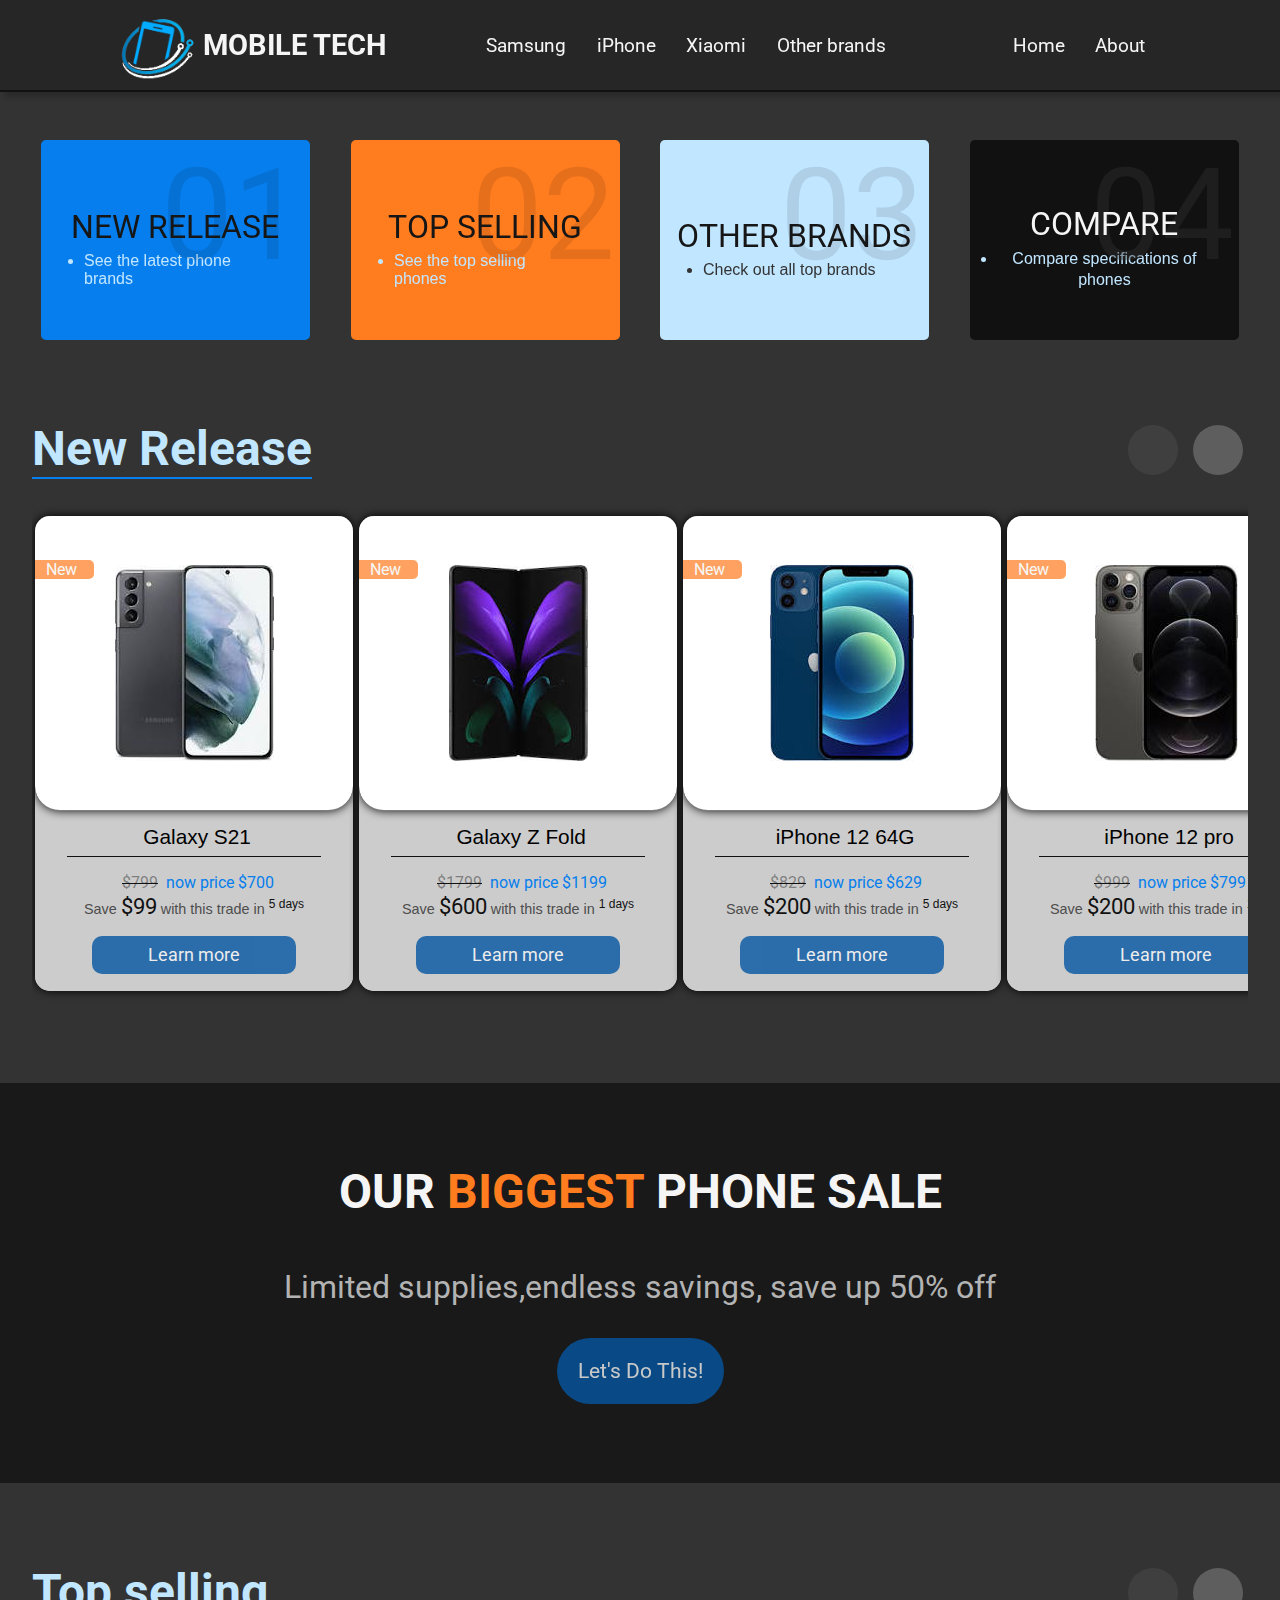
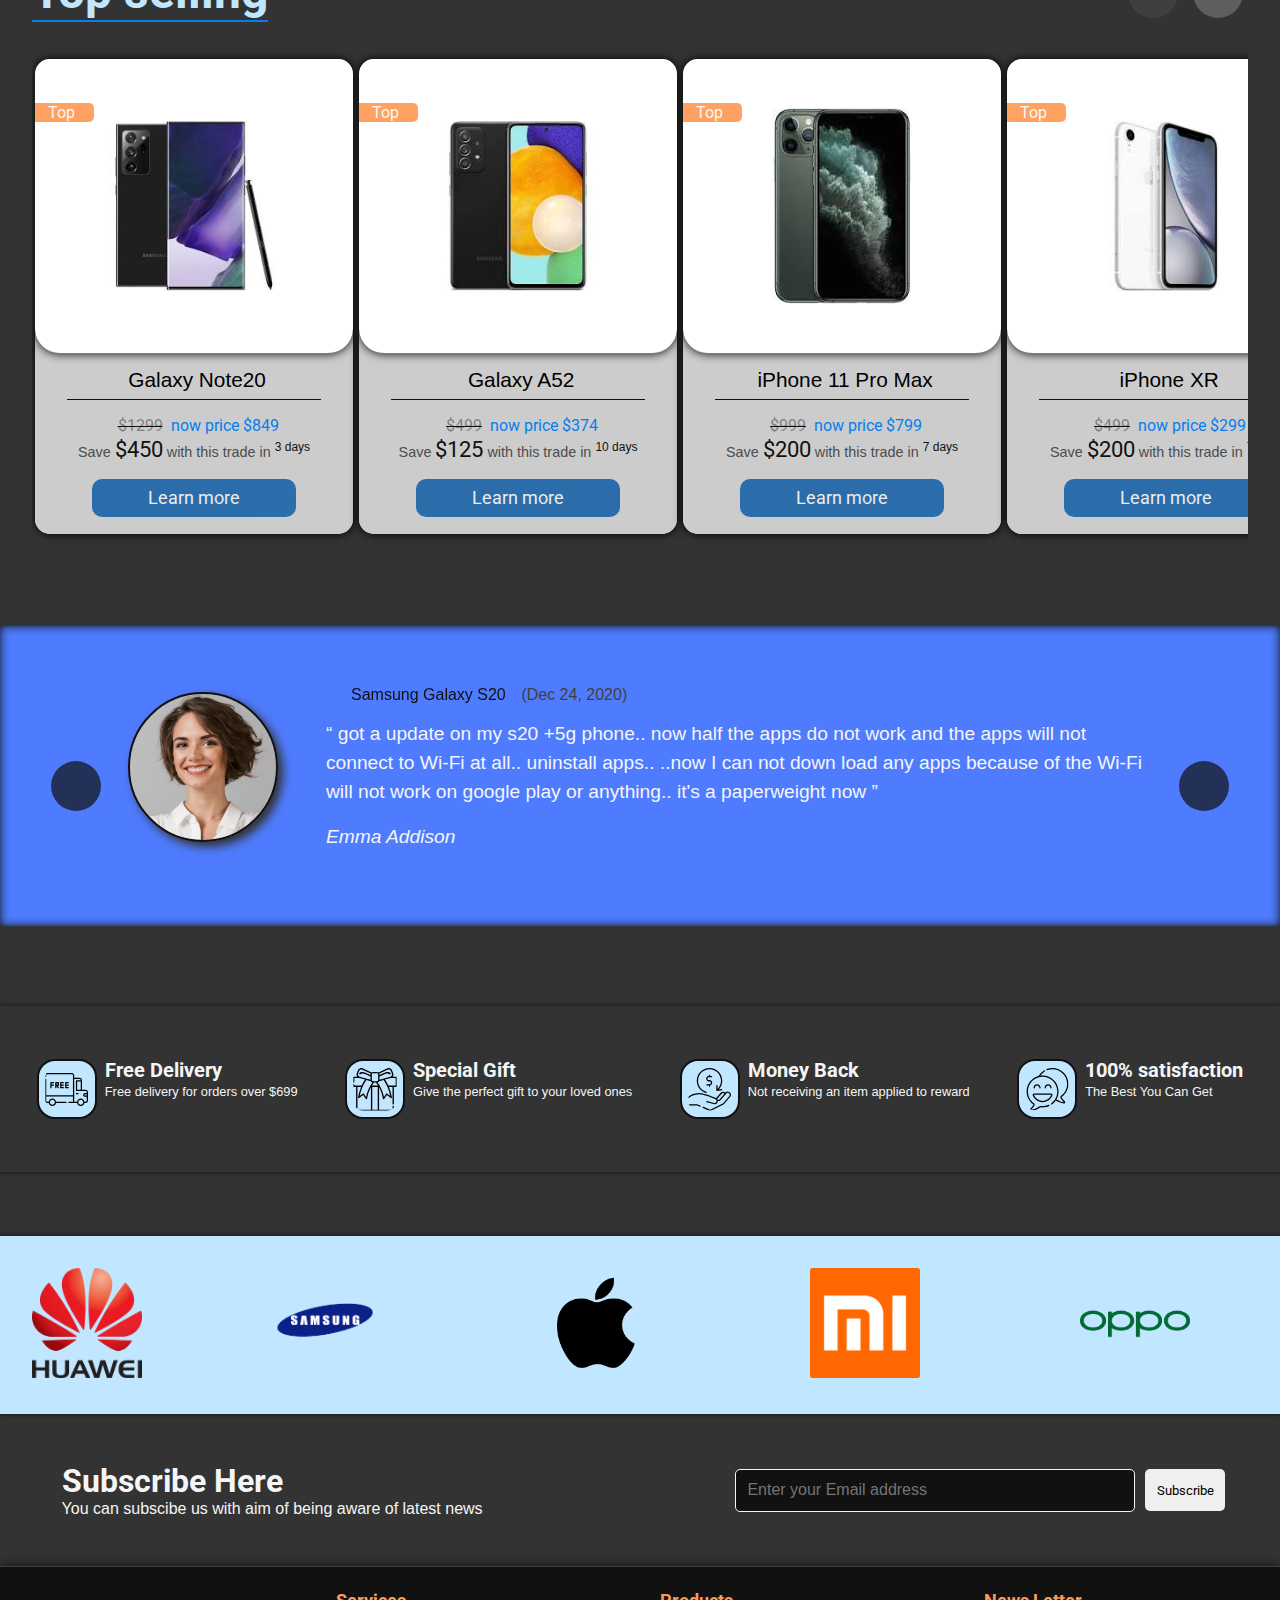
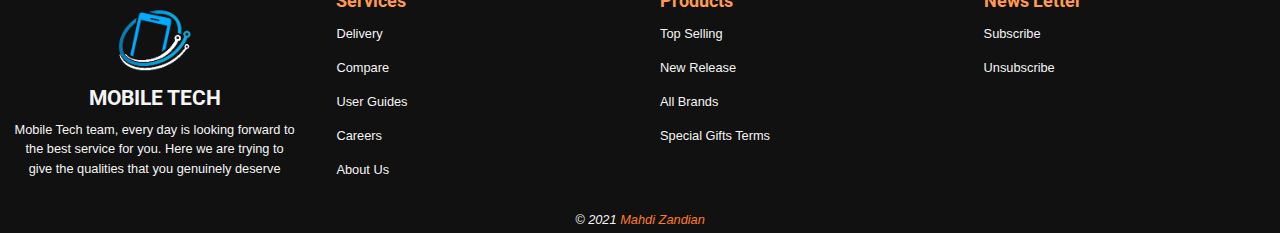
<file: index.html>
<!DOCTYPE html>
<html lang="en">
  <head>
    <meta charset="UTF-8" />
    <meta http-equiv="X-UA-Compatible" content="IE=edge" />
    <meta name="viewport" content="width=device-width, initial-scale=1.0" />
    <link rel="stylesheet" href="./css/style.css" />
    <link
      rel="stylesheet"
      href="https://cdnjs.cloudflare.com/ajax/libs/font-awesome/5.15.3/css/all.min.css"
      integrity="sha512-iBBXm8fW90+nuLcSKlbmrPcLa0OT92xO1BIsZ+ywDWZCvqsWgccV3gFoRBv0z+8dLJgyAHIhR35VZc2oM/gI1w=="
      crossorigin="anonymous"
    />
    <link
      href="./libraries/Hover-master/css/hover-min.css"
      rel="stylesheet"
      media="all"
    />
    <link rel="icon" href="./Images/Logo/favicon.ico" />
    
    <title>MobileTech</title>
  </head>

  <body>
    <!-- Sticky header -->
    <header>
      <div class="burger">
        <div class="line line1"></div>
        <div class="line line2"></div>
        <div class="line line3"></div>
      </div>

      <div class="store">
        <img src="./Images/Logo/Logo.png" alt="Logo" />
        <h1><a href="./index.html">MOBILE TECH</a></h1>
      </div>

      <ul class="brands-container">
        <li class="hvr-underline-from-left"><a href="./htmls/otherBrands.html">Samsung</a></li>
        <li class="hvr-underline-from-left"><a href="./htmls/otherBrands.html">iPhone</a></li>
        <li class="hvr-underline-from-left"><a href="./htmls/otherBrands.html">Xiaomi</a></li>
        <li class="hvr-underline-from-left">
          <a href="./htmls/otherBrands.html">Other brands</a>
        </li>
      </ul>

      <ul class="right-side-header">
        <li class="hvr-underline-from-left"><a href="./index.html">Home</a></li>

        <li class="hvr-underline-from-left" id="divide">
          <a href="./htmls/about.html">About</a>
        </li>

        <li>
          <a href="#" class="hvr-icon-float" id="search-box">
            <i class="fa fa-search hvr-icon"></i>
          </a>
        </li>

        <li class="shopping-card-container">
          <a href="#" class="hvr-icon-float shopping-icon">
            <i class="fa fa-shopping-cart hvr-icon"></i>
          </a>

          <div class="shopping-card">
            <table class="added-phones">
              <tr>
                <th>Image</th>
                <th>Name</th>
                <th>Price</th>
                <th>remove</th>
              </tr>
            </table>
          </div>
        </li>

        <li>
          <a href="#" class="hvr-icon-float login-icon"
            ><i class="fa fa-user hvr-icon"></i>
          </a>
        </li>
      </ul>
    </header>

    <!-- side nav -->
    <div class="side-nav-container">
      <div class="inner-burger">
        <div class="line line1"></div>
        <div class="line line2"></div>
        <div class="line line3"></div>
      </div>

      <div class="header">
        <img src="./Images/Logo/Logo.png" alt="Logo" />

        <h1><a href="./index.html">MOBILE TECH</a></h1>
      </div>

      <h1 class="looking-brands">Looking for other brands ?</h1>

      <div class="items-container">
        <li class="hvr-underline-from-left"><a href="./htmls/otherBrands.html">Samsung</a></li>
        <li class="hvr-underline-from-left"><a href="./htmls/otherBrands.html">iPhone</a></li>
        <li class="hvr-underline-from-left"><a href="./htmls/otherBrands.html">Xiaomi</a></li>
        <li class="hvr-underline-from-left active-item">
          <a href="./htmls/otherBrands.html">Other brands</a>
        </li>
      </div>

      <h1 class="shortcuts-tools">Shotrcuts and Tools</h1>

      <div class="items-container">
        <li class="hvr-underline-from-left">
          <a href="#go-new-release">New Release</a>
        </li>

        <li class="hvr-underline-from-left">
          <a href="#go-top-sell">Top Selling</a>
        </li>

        <li class="hvr-underline-from-left active-item">
          <a href="./htmls/compare.html">Compare</a>
        </li>
      </div>

      <div class="home-about-side">
        <a href="./index.html">Home</a>
        <a href="./htmls/about.html">About</a>
      </div>
    </div>

    <!-- scroll indicator -->
    <div class="scroll-indicator"></div>
    <!-- Sticky header -->

    <!-- Wrapper container (Main) -->
    <div class="outter-container">
      <!-- header container with subbanners -->
      <div class="header-container">
        <!-- slider show -->
        <div class="subbanner-container">
          <a href="#go-new-release" class="subbanner sub1 hvr-icon-grow-rotate">
            <span>01</span>
            <i class="fas fa-rocket hvr-icon"></i>
            <div>New Release</div>
            <li>See the latest phone brands</li>
          </a>

          <a href="#go-top-sell" class="subbanner sub2 hvr-icon-bob">
            <span>02</span>
            <i class="fab fa-hotjar hvr-icon"></i>
            <div>Top selling</div>
            <li>See the top selling phones</li>
          </a>

          <a href="./htmls/otherBrands.html" class="subbanner sub3 hvr-icon-rotate">
            <span>03</span>
            <i class="fas fa-mobile-alt hvr-icon"></i>
            <div>Other Brands</div>
            <li>Check out all top brands</li>
          </a>

          <a href="./htmls/compare.html" class="subbanner sub4 hvr-icon-wobble-vertical">
            <span>04</span>
            <i class="fas fa-search hvr-icon"></i>
            <div>Compare</div>
            <li>Compare specifications of phones</li>
          </a>
        </div>
      </div>

      <!-- main container of body has sliders and comments and .... -->
      <div class="main-container">
        <main>
          <!-- new release slider container -->
          <section id="go-new-release" class="all-products-container">
            <!-- header of slider -->
            <div class="header-product-container">
              <h1>New Release</h1>

              <div class="buttons-of-slider">
                <button id="prev-new-release" class="hvr-icon-bob">
                  <i class="fas fa-chevron-left hvr-icon"></i>
                </button>

                <button id="next-new-release" class="hvr-icon-bob">
                  <i class="fas fa-chevron-right hvr-icon"></i>
                </button>
              </div>
            </div>

            <!-- slider container -->
            <div class="product-slider-container">
              <!-- cards container -->
              <div class="products-container container-new-release">
                <!-- products -->
              </div>
            </div>
          </section>

          <!-- fixed background with a text-->
          <div class="bg-fixed-container">
            <div class="big-sale">
              <h1>OUR <span>BIGGEST</span> PHONE SALE</h1>
              <p>Limited supplies,endless savings, save up 50% off</p>
              <a href="./htmls/otherBrands.html" class="hvr-wobble-vertical">Let's Do This!</a>
            </div>
          </div>

          <!-- Top selling slider container -->
          <section id="go-top-sell" class="all-products-container">
            <!-- header of slider -->
            <div class="header-product-container">
              <h1>Top selling</h1>

              <div class="buttons-of-slider">
                <button id="prev-top-sell" class="hvr-icon-bob">
                  <i class="fas fa-chevron-left hvr-icon"></i>
                </button>

                <button id="next-top-sell" class="hvr-icon-bob">
                  <i class="fas fa-chevron-right hvr-icon"></i>
                </button>
              </div>
            </div>

            <!-- slider container -->
            <div class="product-slider-container">
              <!-- cards container -->
              <div class="products-container container-top-sell"></div>
            </div>
          </section>

          <!-- user comments -->
          <div class="comment-outter-container">
            <button id="prev-comment" class="hvr-icon-bob">
              <i class="fas fa-chevron-left hvr-icon"></i>
            </button>

            <button id="next-comment" class="hvr-icon-bob">
              <i class="fas fa-chevron-right hvr-icon"></i>
            </button>

            <div class="user user1">
              <div class="profile-photo"></div>

              <section class="message-section">
                <!-- information of comment -->
                <div class="information-of-comment">
                  <div class="rate">
                    <div class="star checked">
                      <i class="fas fa-star"></i>
                    </div>

                    <div class="star">
                      <i class="far fa-star"></i>
                    </div>

                    <div class="star">
                      <i class="far fa-star"></i>
                    </div>

                    <div class="star">
                      <i class="far fa-star"></i>
                    </div>
                  </div>

                  <span class="name-of-brand hvr-float-shadow"
                    ><a href="#">Samsung Galaxy S20</a></span
                  >

                  <span class="date-of-comment">(Dec 24, 2020)</span>
                </div>

                <!-- message content -->
                <q class="comment-content">
                  got a update on my s20 +5g phone.. now half the apps do not
                  work and the apps will not connect to Wi-Fi at all.. uninstall
                  apps.. ..now I can not down load any apps because of the Wi-Fi
                  will not work on google play or anything.. it's a paperweight
                  now
                </q>
                <address class="name-of-user">Emma Addison</address>
              </section>
            </div>

            <div class="user user2">
              <div class="profile-photo"></div>

              <section class="message-section">
                <!-- information of comment -->
                <div class="information-of-comment">
                  <div class="rate">
                    <div class="star checked">
                      <i class="fas fa-star"></i>
                    </div>

                    <div class="star checked">
                      <i class="fas fa-star"></i>
                    </div>

                    <div class="star checked">
                      <i class="fas fa-star"></i>
                    </div>

                    <div class="star">
                      <i class="far fa-star"></i>
                    </div>
                  </div>

                  <span class="name-of-brand hvr-float-shadow"
                    ><a href="#">iPhone 11 Pro Max</a></span
                  >

                  <span class="date-of-comment">(Mar 16, 2020)</span>
                </div>

                <!-- message content -->
                <q class="comment-content">
                  Well iPhone 12 Pro Max and 11 pro Max shares almost same
                  battery life but in video 11 pro Max is higher and in web
                  browsing 12 pro Max is higher, though I feel 11 pro Max
                  battery should last longer as it have less size, more mAh and
                  less resolution but optimization of A14 Bionic chip and its
                  software processing puts the 12 pro Max battery toe to toe
                  with 11 pro Max.
                </q>
                <address class="name-of-user">Michael Smith</address>
              </section>
            </div>

            <div class="user user3">
              <div class="profile-photo"></div>

              <section class="message-section">
                <!-- information of comment -->
                <div class="information-of-comment">
                  <div class="rate">
                    <div class="star checked">
                      <i class="fas fa-star"></i>
                    </div>

                    <div class="star checked">
                      <i class="fas fa-star"></i>
                    </div>

                    <div class="star checked">
                      <i class="fas fa-star"></i>
                    </div>

                    <div class="star">
                      <i class="far fa-star"></i>
                    </div>
                  </div>

                  <span class="name-of-brand hvr-float-shadow"
                    ><a href="#">Xiaomi Mi 10</a></span
                  >

                  <span class="date-of-comment">(May 29, 2020)</span>
                </div>

                <!-- message content -->
                <q class="comment-content">
                  Excellent phone. Feels sleek and nice in my hand. Camera
                  excellent. Everething is good, except the blutetooth. It has
                  some compability issues. I bought myself a pair of Huawei Free
                  buds, bluetooth headset, and it didn't work. The connection
                  worked perfectly inside the house, but as soon as I went
                  outside, it only worked if I held my phone under my head. It
                  worked perfectly with every other bluetooth device I tried,
                  but it wasn't really compatible with huawei freebuds
                </q>
                <address class="name-of-user">Jammir Harris</address>
              </section>
            </div>
          </div>

          <!-- guarantee items -->
          <div class="guarantee-container">
            <div class="guarantee-item free-delivery">
              <img
                src="./Images/Svg/Guaranteed-items/free-delivery.svg"
                alt="free delivery"
              />

              <div class="about-guarantee-item">
                <h1>Free Delivery</h1>
                <span>Free delivery for orders over $699 </span>
              </div>
            </div>

            <div class="guarantee-item special-gift">
              <img
                src="./Images/Svg/Guaranteed-items/special-gift.svg"
                alt="special gift"
              />

              <div class="about-guarantee-item">
                <h1>Special Gift</h1>
                <span>Give the perfect gift to your loved ones</span>
              </div>
            </div>

            <div class="guarantee-item money-back">
              <img
                src="./Images/Svg/Guaranteed-items/money-back.svg"
                alt="money back"
              />

              <div class="about-guarantee-item">
                <h1>Money Back</h1>
                <span>Not receiving an item applied to reward</span>
              </div>
            </div>

            <div class="guarantee-item customer-satisfaction">
              <img
                src="./Images/Svg/Guaranteed-items/customer-satisfaction.svg"
                alt="customer satisfaction"
              />

              <div class="about-guarantee-item">
                <h1>100% satisfaction</h1>
                <span>The Best You Can Get</span>
              </div>
            </div>
          </div>

          <!-- brands slider -->
          <div class="brands-outter-container">
            <div class="brands-slider-container">
              <a href="#" class="brands huawei-brand-card" id="first-brand">
                <img
                  src="./Images/Logo/mobile-brands/Huawei.png"
                  alt="huawei brand"
                />
              </a>

              <a href="#" class="brands samsung-brand-card">
                <img
                  src="./Images/Logo/mobile-brands/Samsung.png"
                  alt="samsung brand"
                />
              </a>

              <a href="#" class="brands iphone-brand-card">
                <img
                  src="./Images/Logo/mobile-brands/iPhone.png"
                  alt="iphone brands"
                />
              </a>

              <a href="#" class="brands xiaomi-brand-card">
                <img
                  src="./Images/Logo/mobile-brands/Xiaomi.png"
                  alt="xiaomi brands"
                />
              </a>

              <a href="#" class="brands oppo-brand-card">
                <img
                  src="./Images/Logo/mobile-brands/Oppo.png"
                  alt="oppo brand"
                />
              </a>

              <a href="#" class="brands nokia-brand-card">
                <img
                  src="./Images/Logo/mobile-brands/Nokia.png"
                  alt="nokia brand"
                />
              </a>

              <a href="#" class="brands huawei-brand-card" id="push-card">
                <img
                  src="./Images/Logo/mobile-brands/Huawei.png"
                  alt="huawei brand"
                />
              </a>

              <a href="#" class="brands samsung-brand-card">
                <img
                  src="./Images/Logo/mobile-brands/Samsung.png"
                  alt="samsung brand"
                />
              </a>

              <a href="#" class="brands iphone-brand-card">
                <img
                  src="./Images/Logo/mobile-brands/iPhone.png"
                  alt="iphone brands"
                />
              </a>

              <a href="#" class="brands xiaomi-brand-card">
                <img
                  src="./Images/Logo/mobile-brands/Xiaomi.png"
                  alt="xiaomi brands"
                />
              </a>

              <a href="#" class="brands oppo-brand-card">
                <img
                  src="./Images/Logo/mobile-brands/Oppo.png"
                  alt="oppo brand"
                />
              </a>

              <div class="brands push"></div>
              <div class="brands push"></div>
              <div class="brands push"></div>
              <div class="brands push"></div>

              <div class="brands push" id="last-push"></div>
            </div>
          </div>

          <!-- subscribe part -->
          <div class="subscribe-container">
            <div class="why-subscribe">
              <i class="fas fa-envelope"></i>
              <div>
                <h1>Subscribe Here</h1>
                <span
                  >You can subscibe us with aim of being aware of latest
                  news</span
                >
              </div>
            </div>

            <div class="subscribe-input">
              <label for="send-email"></label>
                <input
                  type="text"
                  placeholder="Enter your Email address"
                  id="send-email"
                />

                <input type="button" value="Subscribe" />
            </div>
          </div>
        </main>
      </div>
    </div>
    <!-- Wrapper container (Main) -->

    <!--footer container -->
    <div class="footer-container">
      <footer>
        <!-- logo container + explaination -->
        <div class="footer-logo-container">
          <img src="./Images/Logo/Logo.png" alt="Logo" />

          <h1><a href="#">MOBILE TECH</a></h1>

          <p>
            Mobile Tech team, every day is looking forward to the best service for you.
             Here we are trying to give the qualities that you genuinely deserve
          </p>
        </div>

        <ul class="footer-services-container">
          <h1>Services</h1>
          <li><a href="#">Delivery</a></li>
          <li class="active-footer"><a href="#">Compare</a></li>
          <li><a href="#">User Guides</a></li>
          <li><a href="#">Careers</a></li>
          <li class="active-footer"><a href="#">About Us</a></li>
        </ul>

        <ul class="footer-products-container">
          <h1>Products</h1>
          <li class="active-footer"><a href="#go-top-sell">Top Selling</a></li>
          <li class="active-footer">
            <a href="#go-new-release">New Release</a>
          </li>
          <li class="active-footer"><a href="#">All Brands</a></li>
          <li><a href="#">Special Gifts Terms</a></li>
        </ul>

        <ul class="footer-newsletter-container">
          <h1>News Letter</h1>
          <li>
            <a href="#">Subscribe</a>
          </li>
          <li><a href="#">Unsubscribe</a></li>
          <div class="social-container">
            <a href="#" class="fab fa-instagram"></a>
            <a href="#" class="fab fa-facebook-f"></a>
            <a href="#" class="fab fa-twitter"></a>
            <a href="#" class="fab fa-youtube"></a>
          </div>
        </ul>
      </footer>

      <!-- copy right -->
      <address class="copy-right">
        &#169 2021
        <a target="_blank" href="https://mehdi-zandian.vercel.app/" title="The Developer of the website">Mahdi Zandian</a>
      </address>
    </div>

    <!-- Modal parts -------------------------------------------->
    <!-- search modal-box -->
    <div class="modal-container">
      <span class="modal-close">
        <i class="fas fa-times"></i>
      </span>
      <div class="modal">
        <h1>What are you looking for ?</h1>

        <input
          type="text"
          placeholder="iPhone 12 pro max"
          id="search-box-input"
        />

        <i class="fa fa-search search-icon"></i>

        <span class="clear-search">
          <i class="far fa-times-circle"></i>
        </span>
      </div>
    </div>

    <!-- login account modal-box -->
    <div class="login-container">
      <form action="#" class="login-form">
        <span class="close-login">
          <i class="fas fa-times"></i>
        </span>
        <h1>Login</h1>

        <label for="username">
          <div>Username</div>
          <i class="fas fa-user"></i>
          <input
            type="text"
            class="validate"
            id="username"
            placeholder="type your username"
          />
        </label>

        <label for="password">
          <div>Password</div>
          <i class="fas fa-lock"></i>
          <input
            class="validate"
            type="password"
            id="password"
            placeholder="type your password"
          />
        </label>

        <div class="forgot-password"><a href="#">Forgot password?</a></div>

        <label for="submit">
          <input type="submit" id="submit" value="Login" />
        </label>

        <div class="sign-up-options">
          <h3>Or Login Using</h3>

          <div class="logo-social-container">
            <div class="face-book">
              <a href="#"><i class="fab fa-facebook-f"></i></a>
            </div>

            <div class="twitter">
              <a href="#"><i class="fab fa-twitter"></i></a>
            </div>

            <div class="google">
              <a href="#"><i class="fab fa-google"></i></a>
            </div>
          </div>

          <div class="signup"><a href="#">Create a new accont</a></div>
        </div>
      </form>
    </div>

    <!-- scripts -->
    <script src="./JS/objects.js"></script>
    <script src="./JS/header.js"></script>
    <script src="./JS/main.js"></script>
    <!-- scripts -->
  </body>
</html>
</file>
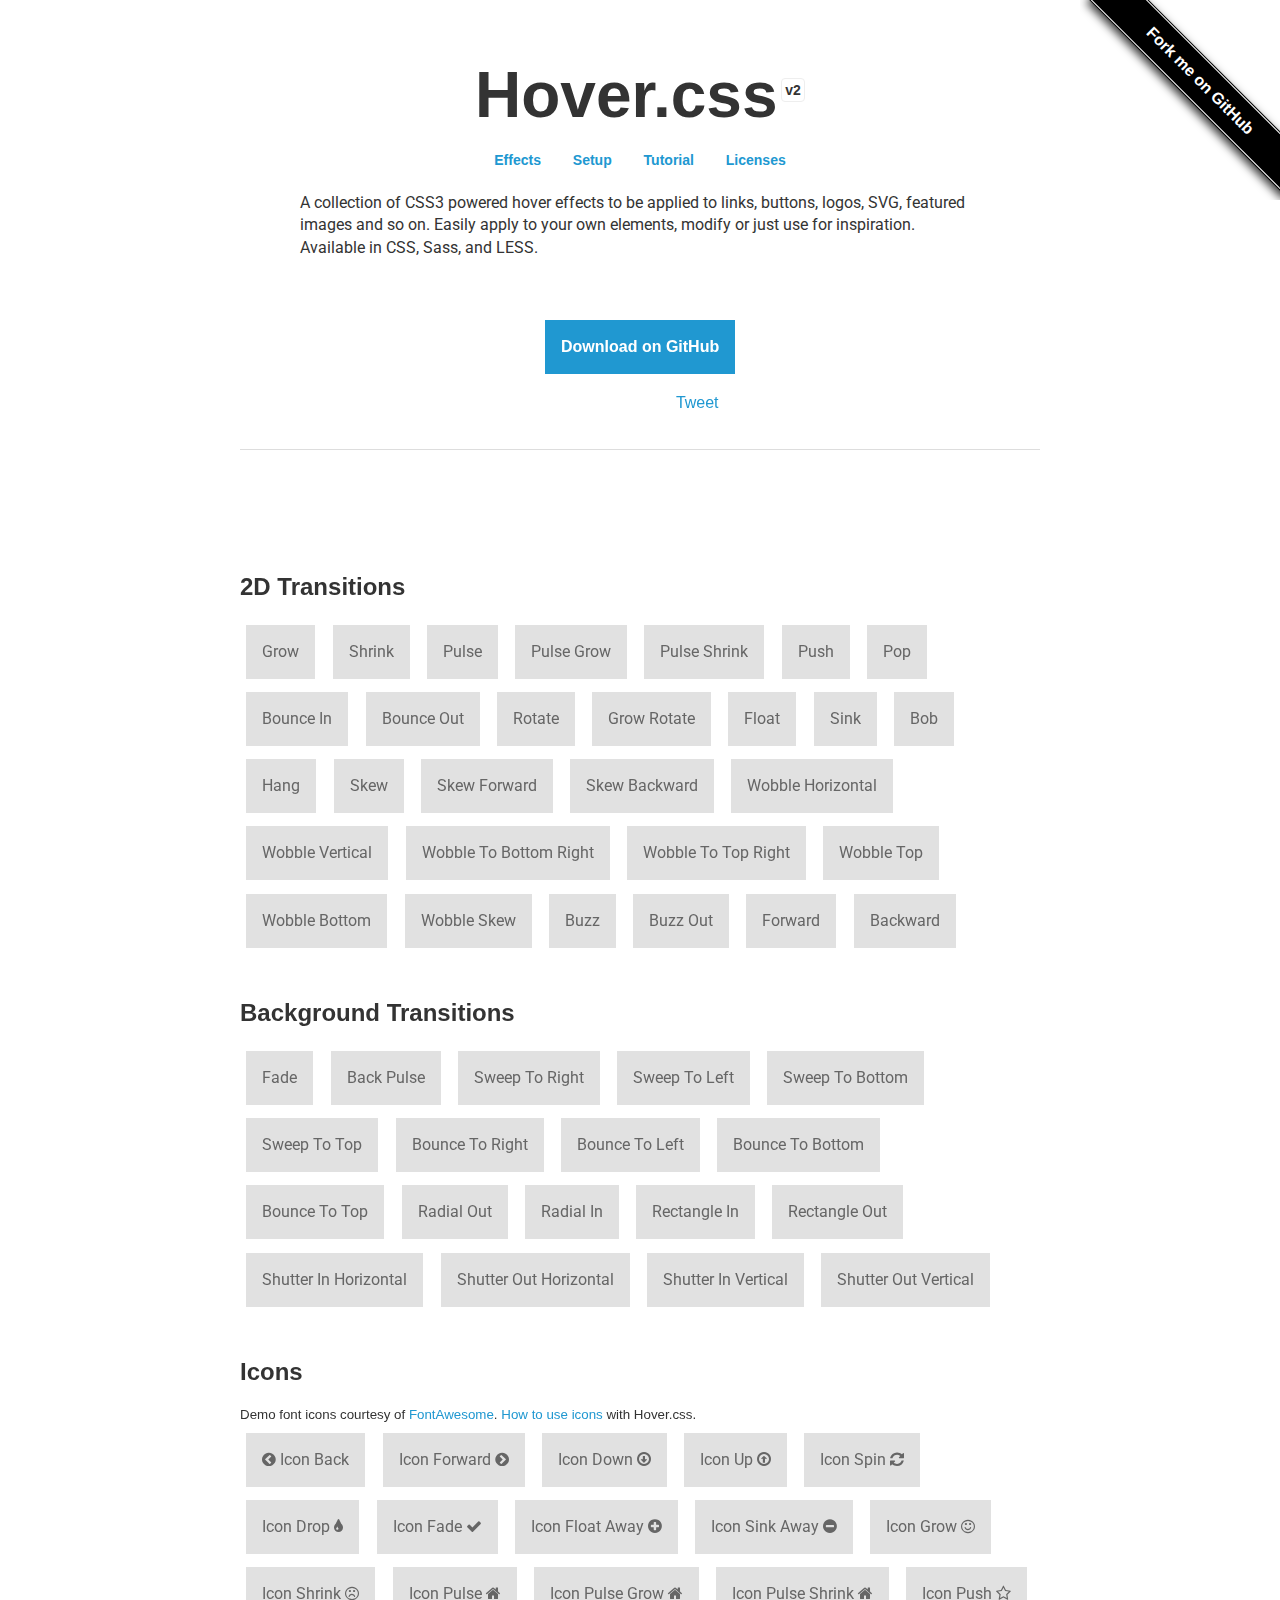
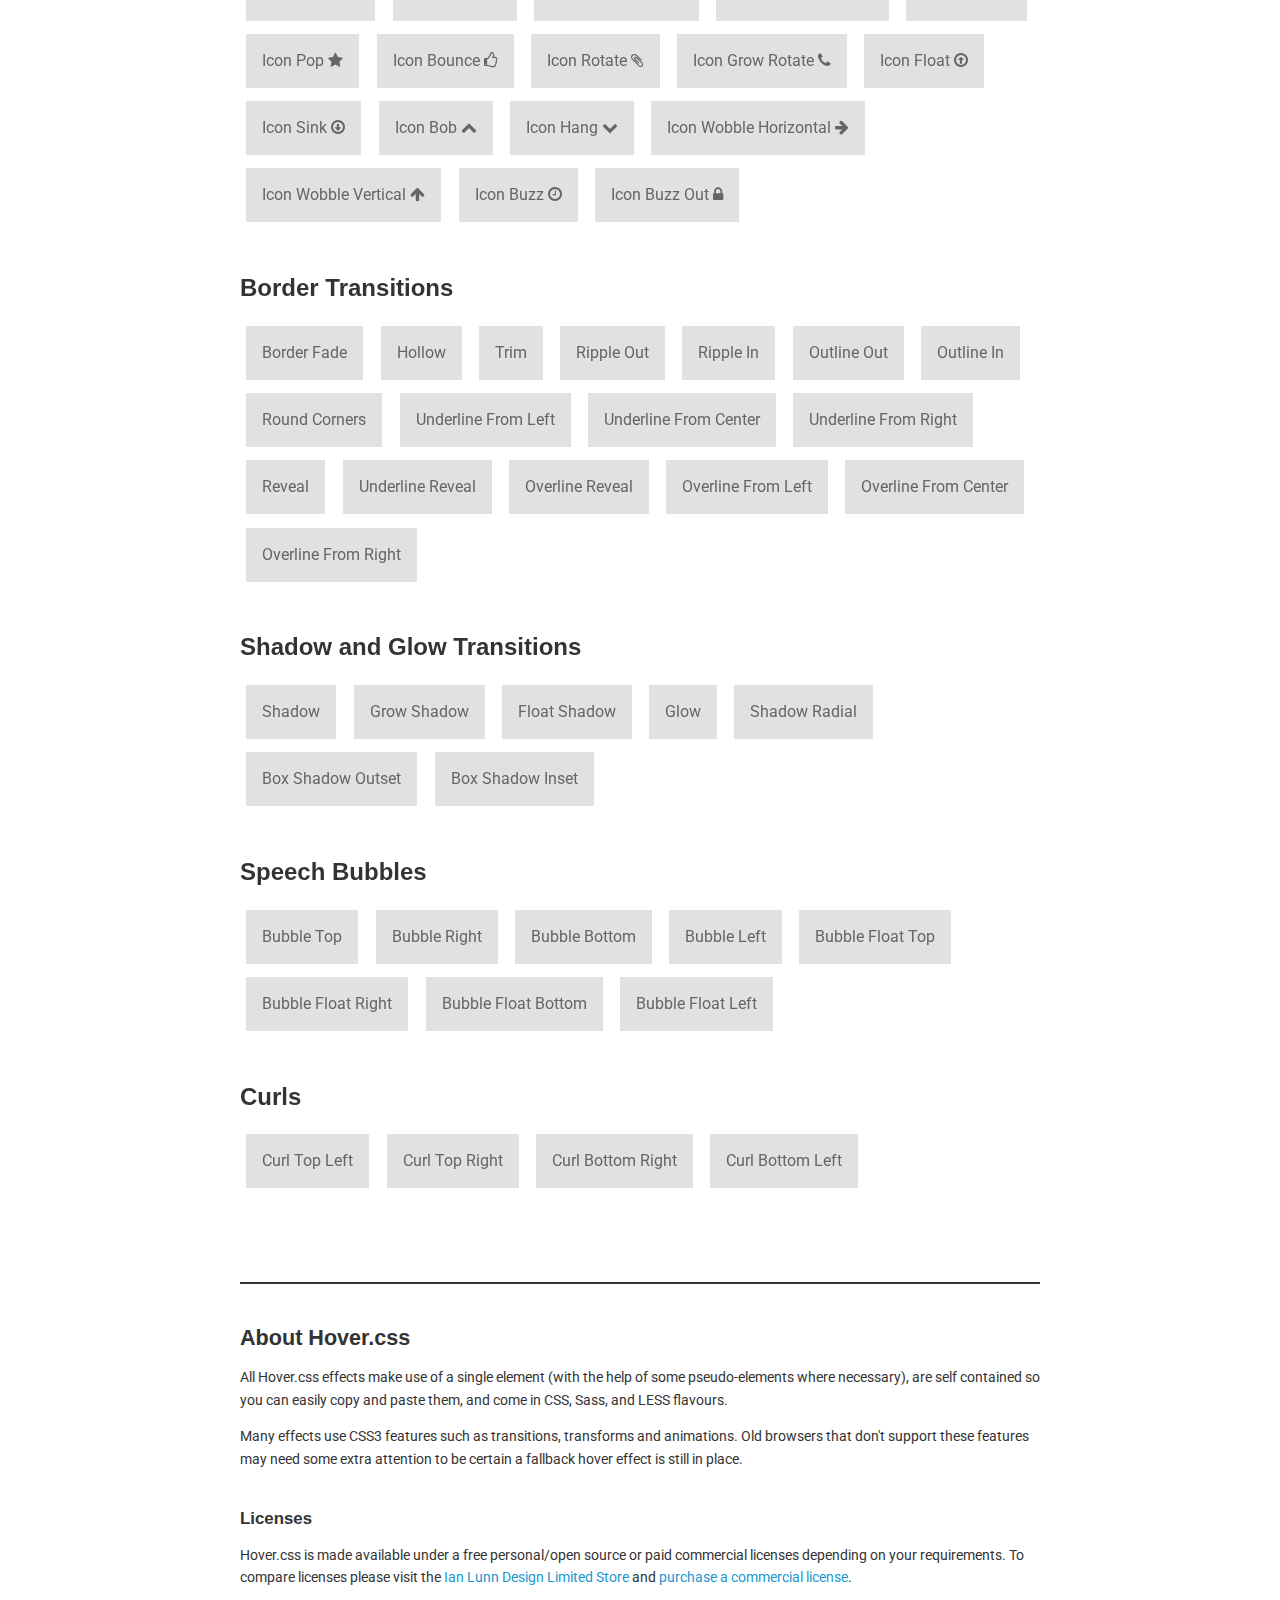
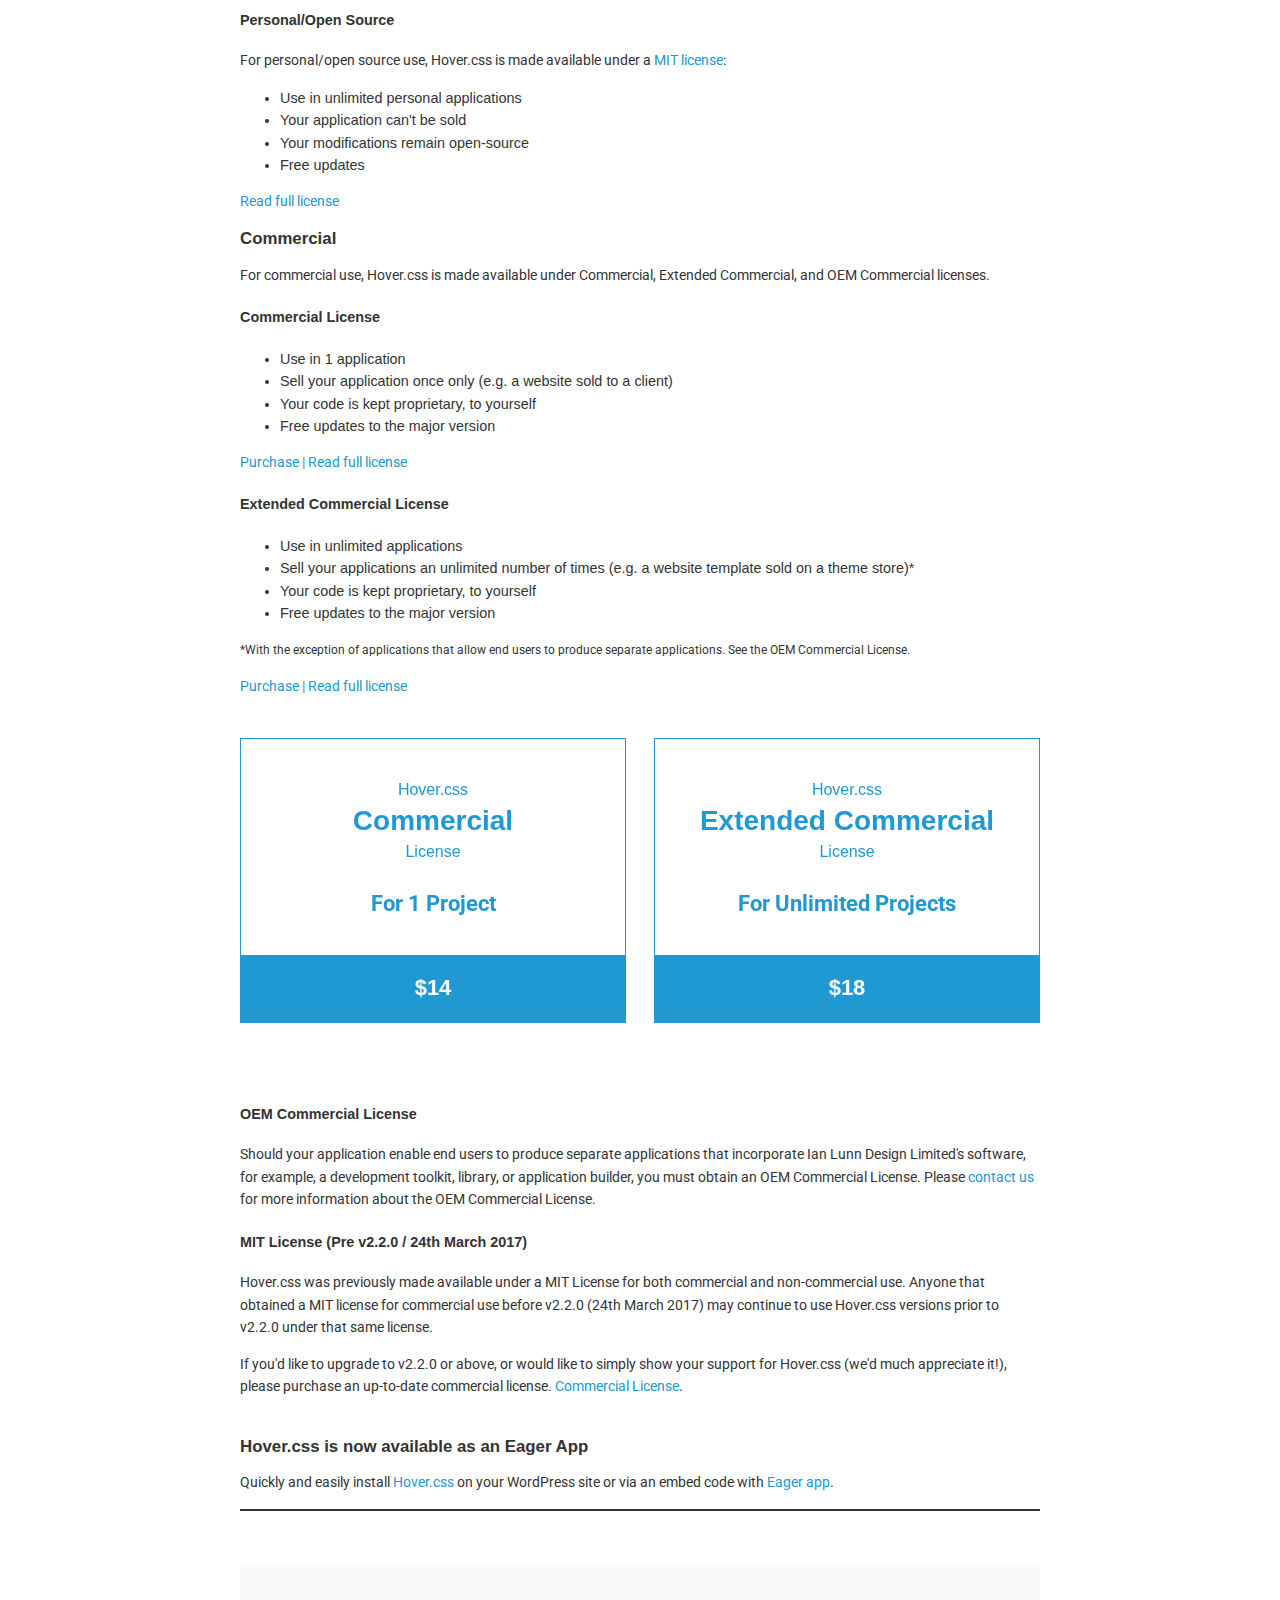
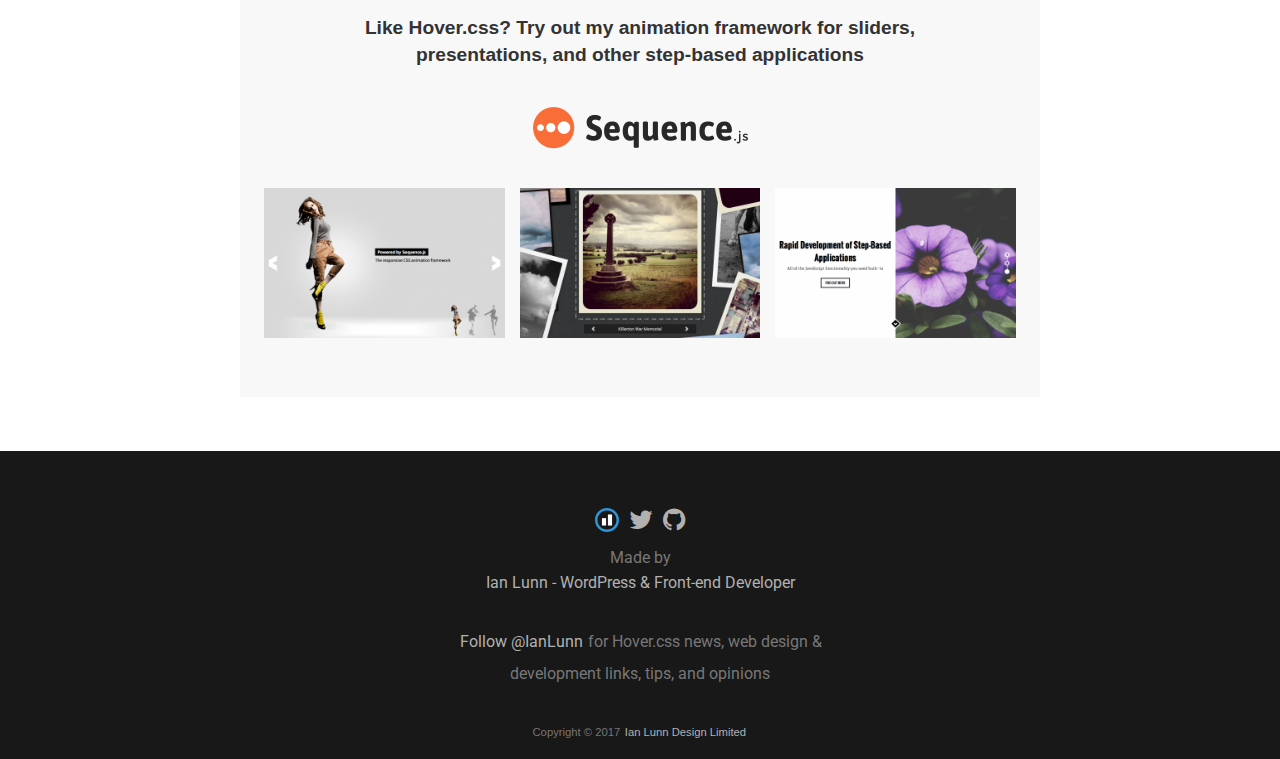
<file: libraries/Hover-master/index.html>
<!DOCTYPE html>
<html lang="en">
	<head>
		<meta charset="utf-8">
		<meta property="og:image" content="https://ianlunn.github.io/Hover/hover.jpg" />
		<meta property="og:site_name" content="Hover.css"/>
		<meta property="og:title" content="Hover.css - A collection of CSS3 powered hover effects" />
		<title>Hover.css - A collection of CSS3 powered hover effects</title>
		<link href="css/demo-page.css" rel="stylesheet" media="all">
		<link href="css/hover.css" rel="stylesheet" media="all">
		<link href="https://maxcdn.bootstrapcdn.com/font-awesome/4.2.0/css/font-awesome.min.css" rel="stylesheet" media="all">
	</head>
	<body>

		<!--[if lt IE 10]>
		<p class="browsehappy">You are using an <strong>outdated</strong> browser. Please <a href="https://browsehappy.com/">upgrade your browser</a> to improve your experience.</p>
		<![endif]-->

		<div class="main">
			<span id="forkongithub"><a href="https://github.com/IanLunn/Hover">Fork me on GitHub</a></span>

			<h1>Hover.css <a href="https://github.com/IanLunn/Hover/releases" class="sup" title="View release history">v2</a></h1>

			<nav>
				<ul>
					<li><a href="#effects" title="Effects">Effects</a></li>
					<li><a href="https://github.com/IanLunn/Hover/blob/master/README.md#hovercss" title="Setup">Setup</a></li>
					<li><a href="https://ianlunn.co.uk/articles/hover-css-tutorial-introduction/" title="hover.css Tutorial and Introduction">Tutorial</a></li>
					<li><a href="#licenses" title="Licenses">Licenses</a></li>
				</ul>
			</nav>

			<p class="intro">A collection of CSS3 powered hover effects to be applied to links, buttons, logos, SVG, featured images and so on. Easily apply to your own elements, modify or just use for inspiration. Available in CSS, Sass, and LESS.</p>

			<div class="download aligncenter">
				<a class="button cta hvr-float-shadow" href="https://github.com/IanLunn/Hover">Download on GitHub</a>
			</div>

			<div class="social aligncenter">
				<div class="social-button">
					<iframe src="https://ghbtns.com/github-btn.html?user=IanLunn&repo=Hover&type=watch&count=true" allowtransparency="true" frameborder="0" scrolling="0" width="110" height="20"></iframe>
				</div>

				<div class="social-button">
					<a href="https://twitter.com/share" class="twitter-share-button" data-related="IanLunn" data-dnt="true">Tweet</a>
				</div>
			</div>

			<hr />
			<br />

			<script async type="text/javascript" src="//cdn.carbonads.com/carbon.js?serve=CKYIE23M&placement=ianlunncouk" id="_carbonads_js"></script>

			<div id="effects" class="effects">

				<h2>2D Transitions</h2>

				<a href="#" class="hvr-grow">Grow</a>
				<a href="#" class="hvr-shrink">Shrink</a>
				<a href="#" class="hvr-pulse">Pulse</a>
				<a href="#" class="hvr-pulse-grow">Pulse Grow</a>
				<a href="#" class="hvr-pulse-shrink">Pulse Shrink</a>
				<a href="#" class="hvr-push">Push</a>
				<a href="#" class="hvr-pop">Pop</a>
				<a href="#" class="hvr-bounce-in">Bounce In</a>
				<a href="#" class="hvr-bounce-out">Bounce Out</a>
				<a href="#" class="hvr-rotate">Rotate</a>
				<a href="#" class="hvr-grow-rotate">Grow Rotate</a>
				<a href="#" class="hvr-float">Float</a>
				<a href="#" class="hvr-sink">Sink</a>
				<a href="#" class="hvr-bob">Bob</a>
				<a href="#" class="hvr-hang">Hang</a>
				<a href="#" class="hvr-skew">Skew</a>
				<a href="#" class="hvr-skew-forward">Skew Forward</a>
				<a href="#" class="hvr-skew-backward">Skew Backward</a>
				<a href="#" class="hvr-wobble-horizontal">Wobble Horizontal</a>
				<a href="#" class="hvr-wobble-vertical">Wobble Vertical</a>
				<a href="#" class="hvr-wobble-to-bottom-right">Wobble To Bottom Right</a>
				<a href="#" class="hvr-wobble-to-top-right">Wobble To Top Right</a>
				<a href="#" class="hvr-wobble-top">Wobble Top</a>
				<a href="#" class="hvr-wobble-bottom">Wobble Bottom</a>
				<a href="#" class="hvr-wobble-skew">Wobble Skew</a>
				<a href="#" class="hvr-buzz">Buzz</a>
				<a href="#" class="hvr-buzz-out">Buzz Out</a>
				<a href="#" class="hvr-forward">Forward</a>
				<a href="#" class="hvr-backward">Backward</a>


				<h2>Background Transitions</h2>

				<a href="#" class="hvr-fade">Fade</a>
				<a href="#" class="hvr-back-pulse">Back Pulse</a>
				<a href="#" class="hvr-sweep-to-right">Sweep To Right</a>
				<a href="#" class="hvr-sweep-to-left">Sweep To Left</a>
				<a href="#" class="hvr-sweep-to-bottom">Sweep To Bottom</a>
				<a href="#" class="hvr-sweep-to-top">Sweep To Top</a>
				<a href="#" class="hvr-bounce-to-right">Bounce To Right</a>
				<a href="#" class="hvr-bounce-to-left">Bounce To Left</a>
				<a href="#" class="hvr-bounce-to-bottom">Bounce To Bottom</a>
				<a href="#" class="hvr-bounce-to-top">Bounce To Top</a>
				<a href="#" class="hvr-radial-out">Radial Out</a>
				<a href="#" class="hvr-radial-in">Radial In</a>
				<a href="#" class="hvr-rectangle-in">Rectangle In</a>
				<a href="#" class="hvr-rectangle-out">Rectangle Out</a>
				<a href="#" class="hvr-shutter-in-horizontal">Shutter In Horizontal</a>
				<a href="#" class="hvr-shutter-out-horizontal">Shutter Out Horizontal</a>
				<a href="#" class="hvr-shutter-in-vertical">Shutter In Vertical</a>
				<a href="#" class="hvr-shutter-out-vertical">Shutter Out Vertical</a>


				<h2>Icons</h2>

				<small>Demo font icons courtesy of <a href="https://fortawesome.github.io/Font-Awesome/">FontAwesome</a>. <a href="https://github.com/IanLunn/Hover/#using-icon-effects">How to use icons</a> with Hover.css.</small>

				<a href="#" class="hvr-icon-back">
					<i class="fa fa-chevron-circle-left hvr-icon"></i> Icon Back
				</a>
				<a href="#" class="hvr-icon-forward">
					Icon Forward
					<i class="fa fa-chevron-circle-right hvr-icon"></i>
				</a>
				<a href="#" class="hvr-icon-down">
					Icon Down <i class="fa fa-arrow-circle-o-down hvr-icon"></i>
				</a>
				<a href="#" class="hvr-icon-up">
					Icon Up <i class="fa fa-arrow-circle-o-up hvr-icon"></i>
				</a>
				<a href="#" class="hvr-icon-spin">
					Icon Spin <i class="fa fa-refresh hvr-icon"></i>
				</a>
				<a href="#" class="hvr-icon-drop">
					Icon Drop <i class="fa fa-tint hvr-icon"></i>
				</a>
				<a href="#" class="hvr-icon-fade">
					Icon Fade <i class="fa fa-check hvr-icon"></i>
				</a>
				<a href="#" class="hvr-icon-float-away">
					Icon Float Away <i class="fa fa-plus-circle hvr-icon"></i>
				</a>
				<a href="#" class="hvr-icon-sink-away">
					Icon Sink Away <i class="fa fa-minus-circle hvr-icon"></i>
				</a>
				<a href="#" class="hvr-icon-grow">
					Icon Grow <i class="fa fa-smile-o hvr-icon"></i>
				</a>
				<a href="#" class="hvr-icon-shrink">
					Icon Shrink <i class="fa fa-frown-o hvr-icon"></i>
				</a>
				<a href="#" class="hvr-icon-pulse">
					Icon Pulse <i class="fa fa-home hvr-icon"></i>
				</a>
				<a href="#" class="hvr-icon-pulse-grow">
					Icon Pulse Grow <i class="fa fa-home hvr-icon"></i>
				</a>
				<a href="#" class="hvr-icon-pulse-shrink">
					Icon Pulse Shrink <i class="fa fa-home hvr-icon"></i>
				</a>
				<a href="#" class="hvr-icon-push">
					Icon Push <i class="fa fa-star-o hvr-icon"></i>
				</a>
				<a href="#" class="hvr-icon-pop">
					Icon Pop <i class="fa fa-star hvr-icon"></i>
				</a>
				<a href="#" class="hvr-icon-bounce">
					Icon Bounce <i class="fa fa-thumbs-o-up hvr-icon"></i>
				</a>
				<a href="#" class="hvr-icon-rotate">
					Icon Rotate <i class="fa fa-paperclip hvr-icon"></i>
				</a>
				<a href="#" class="hvr-icon-grow-rotate">
					Icon Grow Rotate <i class="fa fa-phone hvr-icon"></i>
				</a>
				<a href="#" class="hvr-icon-float">
					Icon Float <i class="fa fa-arrow-circle-o-up hvr-icon"></i>
				</a>
				<a href="#" class="hvr-icon-sink">
					Icon Sink <i class="fa fa-arrow-circle-o-down hvr-icon"></i>
				</a>
				<a href="#" class="hvr-icon-bob">
					Icon Bob <i class="fa fa-chevron-up hvr-icon"></i>
				</a>
				<a href="#" class="hvr-icon-hang">
					Icon Hang <i class="fa fa-chevron-down hvr-icon"></i>
				</a>
				<a href="#" class="hvr-icon-wobble-horizontal">
					Icon Wobble Horizontal <i class="fa fa-arrow-right hvr-icon"></i>
				</a>
				<a href="#" class="hvr-icon-wobble-vertical">
					Icon Wobble Vertical <i class="fa fa-arrow-up hvr-icon"></i>
				</a>
				<a href="#" class="hvr-icon-buzz">
					Icon Buzz <i class="fa fa-clock-o hvr-icon"></i>
				</a>
				<a href="#" class="hvr-icon-buzz-out">
					Icon Buzz Out <i class="fa fa-lock hvr-icon"></i>
				</a>


				<h2>Border Transitions</h2>

				<a href="#" class="hvr-border-fade">Border Fade</a>
				<a href="#" class="hvr-hollow">Hollow</a>
				<a href="#" class="hvr-trim">Trim</a>
				<a href="#" class="hvr-ripple-out">Ripple Out</a>
				<a href="#" class="hvr-ripple-in">Ripple In</a>
				<a href="#" class="hvr-outline-out">Outline Out</a>
				<a href="#" class="hvr-outline-in">Outline In</a>
				<a href="#" class="hvr-round-corners">Round Corners</a>
				<a href="#" class="hvr-underline-from-left">Underline From Left</a>
				<a href="#" class="hvr-underline-from-center">Underline From Center</a>
				<a href="#" class="hvr-underline-from-right">Underline From Right</a>
				<a href="#" class="hvr-reveal">Reveal</a>
				<a href="#" class="hvr-underline-reveal">Underline Reveal</a>
				<a href="#" class="hvr-overline-reveal">Overline Reveal</a>
				<a href="#" class="hvr-overline-from-left">Overline From Left</a>
				<a href="#" class="hvr-overline-from-center">Overline From Center</a>
				<a href="#" class="hvr-overline-from-right">Overline From Right</a>


				<h2>Shadow and Glow Transitions</h2>

				<a href="#" class="hvr-shadow">Shadow</a>
				<a href="#" class="hvr-grow-shadow">Grow Shadow</a>
				<a href="#" class="hvr-float-shadow">Float Shadow</a>
				<a href="#" class="hvr-glow">Glow</a>
				<a href="#" class="hvr-shadow-radial">Shadow Radial</a>
				<a href="#" class="hvr-box-shadow-outset">Box Shadow Outset</a>
				<a href="#" class="hvr-box-shadow-inset">Box Shadow Inset</a>


				<h2>Speech Bubbles</h2>

				<a href="#" class="hvr-bubble-top">Bubble Top</a>
				<a href="#" class="hvr-bubble-right">Bubble Right</a>
				<a href="#" class="hvr-bubble-bottom">Bubble Bottom</a>
				<a href="#" class="hvr-bubble-left">Bubble Left</a>
				<a href="#" class="hvr-bubble-float-top">Bubble Float Top</a>
				<a href="#" class="hvr-bubble-float-right">Bubble Float Right</a>
				<a href="#" class="hvr-bubble-float-bottom">Bubble Float Bottom</a>
				<a href="#" class="hvr-bubble-float-left">Bubble Float Left</a>


				<h2>Curls</h2>

				<a href="#" class="hvr-curl-top-left">Curl Top Left</a>
				<a href="#" class="hvr-curl-top-right">Curl Top Right</a>
				<a href="#" class="hvr-curl-bottom-right">Curl Bottom Right</a>
				<a href="#" class="hvr-curl-bottom-left">Curl Bottom Left</a>
			</div>


			<div class="footer">
				<div class="about">
					<h2>About Hover.css</h2>

					<p>All Hover.css effects make use of a single element (with the help of some pseudo-elements where necessary), are self contained so you can easily copy and paste them, and come in CSS, Sass, and LESS flavours.</p>

					<p>Many effects use CSS3 features such as transitions, transforms and animations. Old browsers that don't support these features may need some extra attention to be certain a fallback hover effect is still in place.</p>

					<br />
					<h3 id="licenses">Licenses</h3>

					<p>Hover.css is made available under a free personal/open source or paid commercial licenses depending on your requirements. To compare licenses please visit the <a href="https://ianlunn.co.uk/store/licenses/">Ian Lunn Design Limited Store</a> and <a href="https://ianlunn.co.uk/store/hover-css/">purchase a commercial license</a>.</p>

					<h4 id="personal">Personal/Open Source</h4>

					<p>For personal/open source use, Hover.css is made available under a <a href="https://opensource.org/licenses/MIT">MIT license</a>:</p>

					<ul>
						<li>Use in unlimited personal applications</li>
						<li>Your application can't be sold</li>
						<li>Your modifications remain open-source</li>
						<li>Free updates</li>
					</ul>

					<p><a href="https://ianlunn.co.uk/store/licenses/personal/">Read full license</a></p>

					<h3 id="commercial-licenses">Commercial</h3>

					<p>For commercial use, Hover.css is made available under Commercial, Extended Commercial, and OEM Commercial licenses.</p>

					<h4 id="commercial">Commercial License</h4>

					<ul>
						<li>Use in 1 application</li>
						<li>Sell your application once only (e.g. a website sold to a client)</li>
						<li>Your code is kept proprietary, to yourself</li>
						<li>Free updates to the major version</li>
					</ul>

					<p><a href="https://ianlunn.co.uk/store/hover-css/?attribute_pa_licenses=commercial">Purchase<a/> | <a href="https://ianlunn.co.uk/store/licenses/commercial/">Read full license</a></p>

					<h4 id="extended-commercial">Extended Commercial License</h4>

					<ul>
						<li>Use in unlimited applications</li>
						<li>Sell your applications an unlimited number of times (e.g. a website template sold on a theme store)*</li>
						<li>Your code is kept proprietary, to yourself</li>
						<li>Free updates to the major version</li>
					</ul>

					<p><small>*With the exception of applications that allow end users to produce separate applications. See the OEM Commercial License.</small></p>

					<p><a href="https://ianlunn.co.uk/store/hover-css/?attribute_pa_licenses=extended-commercial">Purchase<a/> | <a href="https://ianlunn.co.uk/store/licenses/extended-commercial/">Read full license</a></p>

					<div class="licenses">
						<a target="_blank" href="https://ianlunn.co.uk/store/hover-css/?attribute_pa_licenses=commercial" title="Commercial License" class="license hvr-float">
							<div class="license__content">
								<h5 class="license__title"><div>Hover.css</div> Commercial <div>License</div></h5>
								<p class="license__desc">For 1 Project</p>
							</div>
							<span class="license__button button cta">$14</span>
						</a>

						<a target="_blank" href="https://ianlunn.co.uk/store/hover-css/?attribute_pa_licenses=extended-commercial" title="Extended Commercial License" class="license hvr-float">
							<div class="license__content">
								<h5 class="license__title"><div>Hover.css</div> Extended Commercial <div>License</div></h5>
								<p class="license__desc">For Unlimited Projects</p>
							</div>
							<span class="license__button button cta">$18</span>
						</a>
					</div>

					<h4 id="oem-commercial">OEM Commercial License</h4>

					<p>Should your application enable end users to produce separate applications that incorporate Ian Lunn Design Limited's software, for example, a development toolkit, library, or application builder, you must obtain an OEM Commercial License. Please <a href="https://ianlunn.co.uk/contact/">contact us</a> for more information about the OEM Commercial License.</p>

					<h4>MIT License (Pre v2.2.0 / 24th March 2017)</h4>
					<p>Hover.css was previously made available under a MIT License for both commercial and non-commercial use. Anyone that obtained a MIT license for commercial use before v2.2.0 (24th March 2017) may continue to use Hover.css versions prior to v2.2.0 under that same license.</p>

					<p>If you'd like to upgrade to v2.2.0 or above, or would like to simply show your support for Hover.css (we'd much appreciate it!), please purchase an up-to-date commercial license. <a href="https://ianlunn.co.uk/store/hover-css/?attribute_pa_licenses=commercial" title="Commercial License">Commercial License</a>.</p>

					<br />
					<h3>Hover.css is now available as an Eager App</h3>
					<p>Quickly and easily install <a href="https://eager.io/app/AN_LdP2tOk0f">Hover.css</a> on your WordPress site or via an embed code with <a href="https://eager.io/">Eager app</a>.</p>
				</div>
			</div>

			<div class="ad">
				<h2>Like Hover.css? Try out my animation framework for sliders,<br /> presentations, and other step-based applications</h2>

				<a class="ad__logo" href="https://www.sequencejs.com/" title="Learn more about Sequence.js">
					<img src="sequence-logo.png" alt="Sequence.js" />
				</a>

				<div class="ad__preview">
					<a href="https://www.sequencejs.com/" title="Learn more about Sequence.js"><img src="modern-slide-in.png" /></a> <a class="second" href="https://www.sequencejs.com/" title="Learn more about Sequence.js"><img src="photo-stack.png" /></a> <a href="https://www.sequencejs.com/" title="Learn more about Sequence.js"><img src="two-up.png" /></a>
				</div>
			</div>

		</div>

		<div class="made-by group">
			<ul>
				<li>
					<!-- "IL" logo Copyright (c) Ian Lunn Design Limited 2017 -->
					<a cass="icon__ild" href="https://ianlunn.co.uk/" title="Ian Lunn - WordPress &amp; Front End Developer" target="_blank" class="ild-ident">
						<svg class="" onmouseenter="el=this;el.classList.add('active');setTimeout(function(){el.classList.remove('active')},600);" xmlns="https://www.w3.org/2000/svg" width="24" height="30" viewBox="0 0 52 52">
							<g class="circle-holder">
								<path class="circle" fill="#2E96D6" d="M5.4 26c0-11.4 9.2-20.6 20.6-20.6s20.6 9.2 20.6 20.6c0 11.4-9.2 20.6-20.6 20.6s-20.6-9.2-20.6-20.6zm-5.4 0c0 14.4 11.6 26 26 26s26-11.6 26-26-11.6-26-26-26-26 11.6-26 26z"></path>
							</g>
							<path class="i" fill="#fff" d="M15 22h9v16h-9v-16z"></path>
							<path class="l" fill="#fff" d="M28 14h9v24h-9v-24z"></path>
						</svg>
					</a>
				</li>
				<li><a class="icon__twitter" href="https://twitter.com/IanLunn/" title="Ian Lunn on Twitter" target="_blank"><i class="fa fa-twitter"></i></a></li>
				<li><a class="icon__github" href="https://github.com/IanLunn/Hover/" title="Hover.css on GitHub" target="_blank"><i class="fa fa-github"></i></a></li>
			</ul>
			<p>Made by<br /><a href="https://ianlunn.co.uk/" title="Ian Lunn - WordPress &amp; Front End Developer" target="_blank">Ian Lunn - WordPress &amp; Front-end Developer</a></p>

			<p class="follow"><a href="https://twitter.com/IanLunn" class="twitter-follow-button" data-show-count="false" data-dnt="true" data-size="large">Follow @IanLunn</a> for Hover.css news, web design &amp;<br /> development links, tips, and opinions</p>
			<small>Copyright &copy; 2017 <a href="https://ianlunn.co.uk/" title="Ian Lunn - WordPress &amp; Front End Developer" target="_blank">Ian Lunn Design Limited</a></small>
		</div>

		<script>
			/**
			 * Used to demonstrate Hover.css only. Not required when adding
			 * Hover.css to your own pages. Prevents a link from being
			 * navigated and gaining focus.
			 */
			var effects = document.querySelectorAll('.effects')[0];

			effects.addEventListener('click', function(e) {

				if (e.target.className.indexOf('hvr') > -1) {
					e.preventDefault();
					e.target.blur();

				}
			});
		</script>

		<script>!function(d,s,id){var js,fjs=d.getElementsByTagName(s)[0],p=/^https:/.test(d.location)?'http':'https';if(!d.getElementById(id)){js=d.createElement(s);js.id=id;js.src=p+'://platform.twitter.com/widgets.js';fjs.parentNode.insertBefore(js,fjs);}}(document, 'script', 'twitter-wjs');</script>

		<script>
		  (function(i,s,o,g,r,a,m){i['GoogleAnalyticsObject']=r;i[r]=i[r]||function(){
		  (i[r].q=i[r].q||[]).push(arguments)},i[r].l=1*new Date();a=s.createElement(o),
		  m=s.getElementsByTagName(o)[0];a.async=1;a.src=g;m.parentNode.insertBefore(a,m)
		  })(window,document,'script','//www.google-analytics.com/analytics.js','ga');

		  ga('create', 'UA-11991680-4', 'ianlunn.github.io');
		  ga('send', 'pageview');
		</script>
	</body>
</html>
</file>
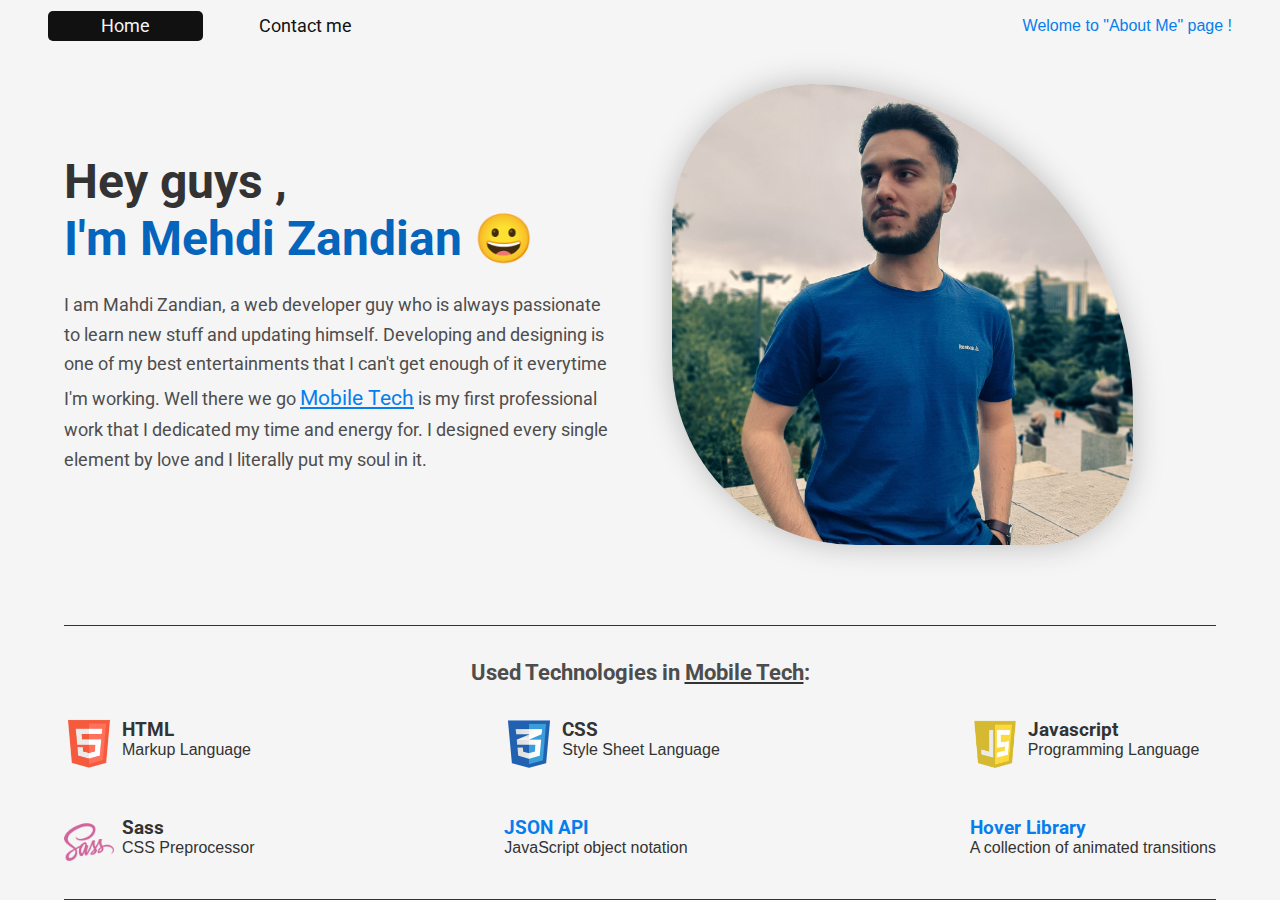
<file: htmls/about.html>
<!DOCTYPE html>
<html lang="en">
  <head>
    <meta charset="UTF-8" />
    <meta http-equiv="X-UA-Compatible" content="IE=edge" />
    <meta name="viewport" content="width=device-width, initial-scale=1.0" />
    <link rel="stylesheet" href="../css/style.css" />
    <link
      rel="stylesheet"
      href="https://cdnjs.cloudflare.com/ajax/libs/font-awesome/5.15.3/css/all.min.css"
      integrity="sha512-iBBXm8fW90+nuLcSKlbmrPcLa0OT92xO1BIsZ+ywDWZCvqsWgccV3gFoRBv0z+8dLJgyAHIhR35VZc2oM/gI1w=="
      crossorigin="anonymous"
    />
    <link
      href="../libraries/Hover-master/css/hover-min.css"
      rel="stylesheet"
      media="all"
    />
    <title>About</title>
  </head>
  <body>
    <div class="outter-about-container">
      <div class="header-of-page">
          <div>
            <a href="../index.html" title="Go back to home">Home</a>
            <a target="_blank" href="https://mehdi-zandian.vercel.app/" title="Mehdi Zandian's GitHub page">Contact me</a>
          </div>

        <span>Welome to "About Me" page !</span>
      </div>

      <main>
        <div class="image-container">
          <div class="my-image"></div>
        </div>

        <div class="text-about">
          <h1>Hey guys , <br> <span>I'm Mehdi Zandian</span> &#128512</h1>

          <div>
              I am Mahdi Zandian, a web developer guy who is always passionate
              to learn new stuff and updating himself. Developing and designing 
              is one of my best entertainments that I can't get enough of it everytime
              I'm working.
              Well there we go <a href="../index.html">Mobile Tech</a> is my first 
              professional work that I dedicated my time and energy for.
              I designed every single element by love and I literally put my soul in it.
          </div>
        </div>
      </main>

      <div class="used-tools-container">
          <div class="used-tech">
              <h1>Used Technologies in <a href="../index.html">Mobile Tech</a>:</h1>

              <div class="tech-container">
                <div class="tech">
                    <img src="../Images/Techs/html.png" alt="">
                    <div>
                        <h3>HTML</h3>
                        <span>Markup Language</span>
                    </div>
                </div>

                <div class="tech">
                    <img src="../Images/Techs/css.png" alt="">
                    <div>
                        <h3>CSS</h3>
                        <span>Style Sheet Language</span>
                    </div>
                </div>

                <div class="tech">
                    <img src="../Images/Techs/Js.png" alt="">
                    <div>
                        <h3>Javascript</h3>
                        <span>Programming Language</span>
                    </div>
                </div>

                <div class="tech">
                    <img src="../Images/Techs//sass.png" alt="">
                    <div>
                        <h3>Sass</h3>
                        <span>CSS Preprocessor</span>
                    </div>
                </div>

                <div class="tech">
                    <div>
                        <h3 class="active-tech">JSON API</h3>
                        <span>JavaScript object notation</span>
                    </div>
                </div>

                <div class="tech">
                    <div>
                        <h3 class="active-tech">Hover Library</h3>
                        <span>A collection of animated transitions</span>
                    </div>
                </div>
              </div>
          </div>

          <div class="theme-container">
              <h1>Used Colors :</h1>
              <div class="color-container">
                <div class="color one"></div>
                <div class="color two"></div>
                <div class="color three"></div>
                <div class="color four"></div>
              </div>
        </div>
      </div>

      <address class="copy-right">
        &#169 2021
        <a href="https://mehdi-zandian.vercel.app/" title="The Developer of the website">Mahdi Zandian</a>
      </address>
    </div>
  </body>
</html>
</file>
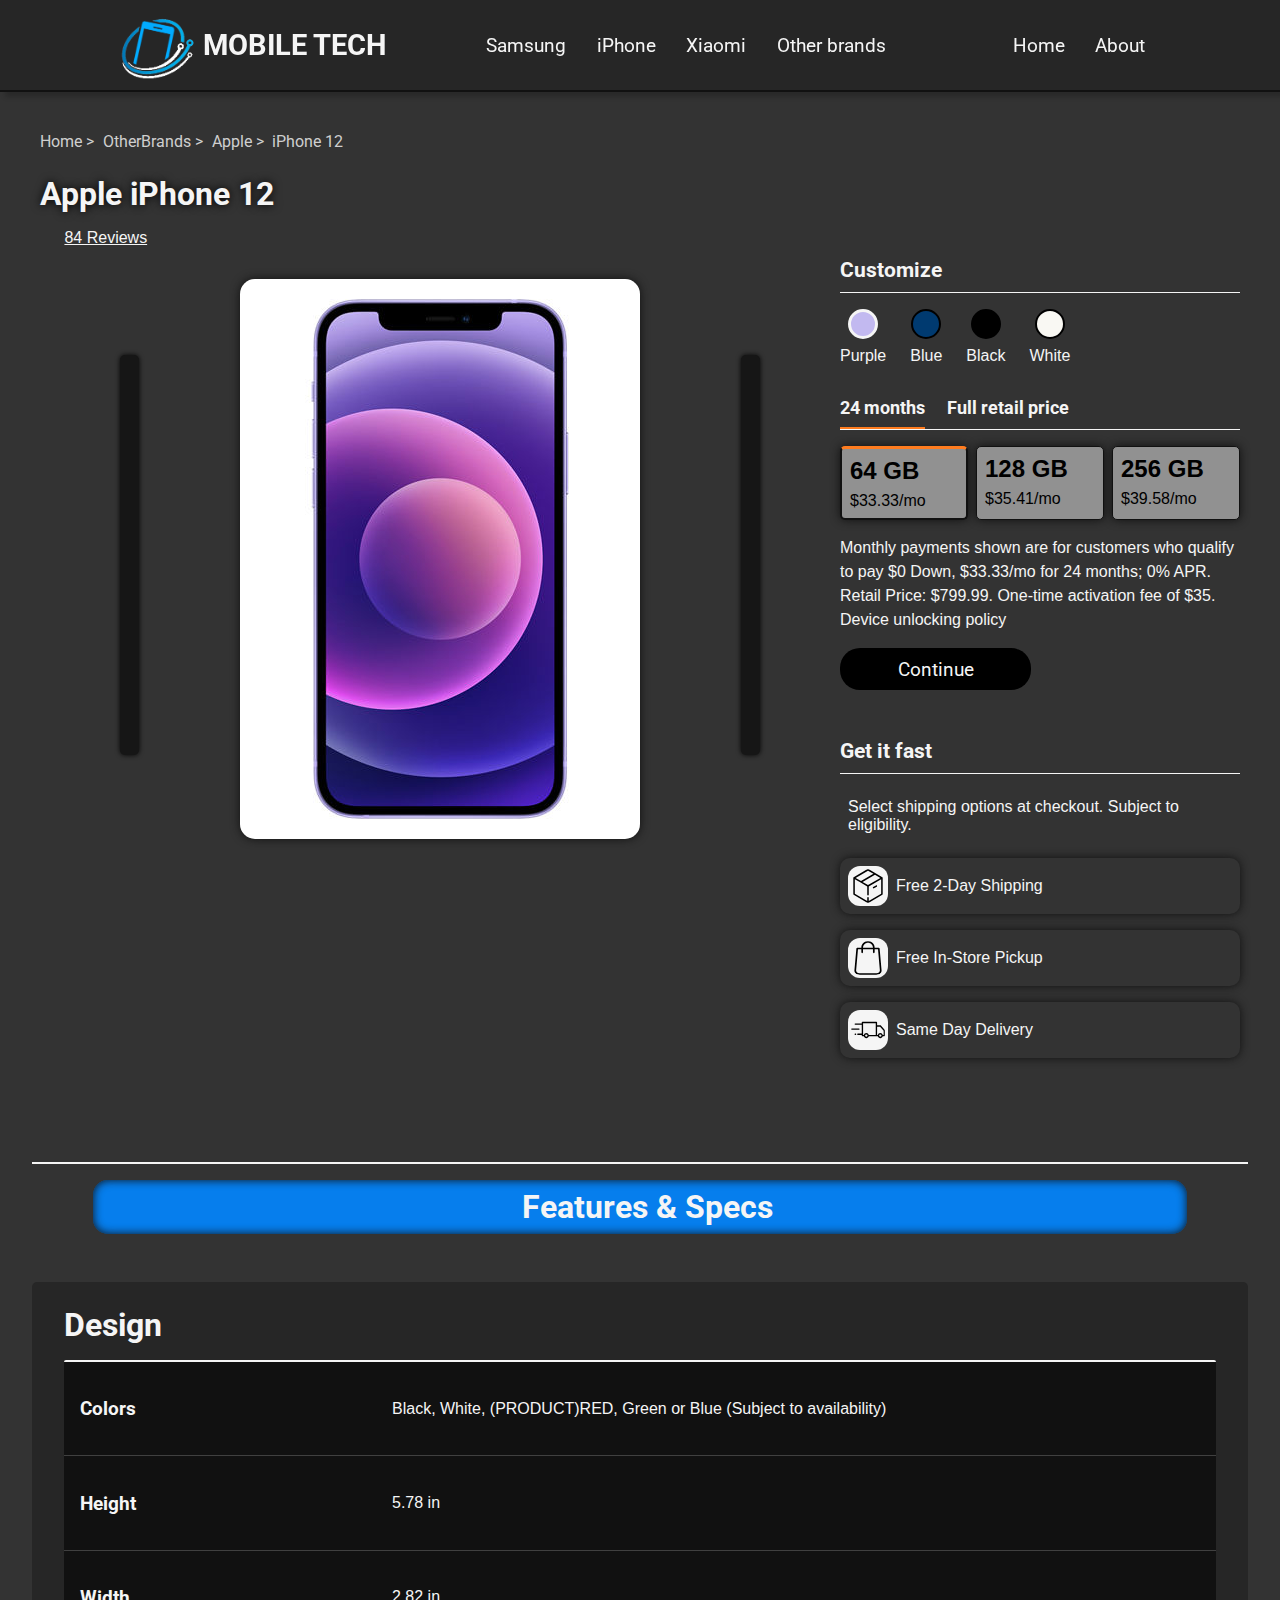
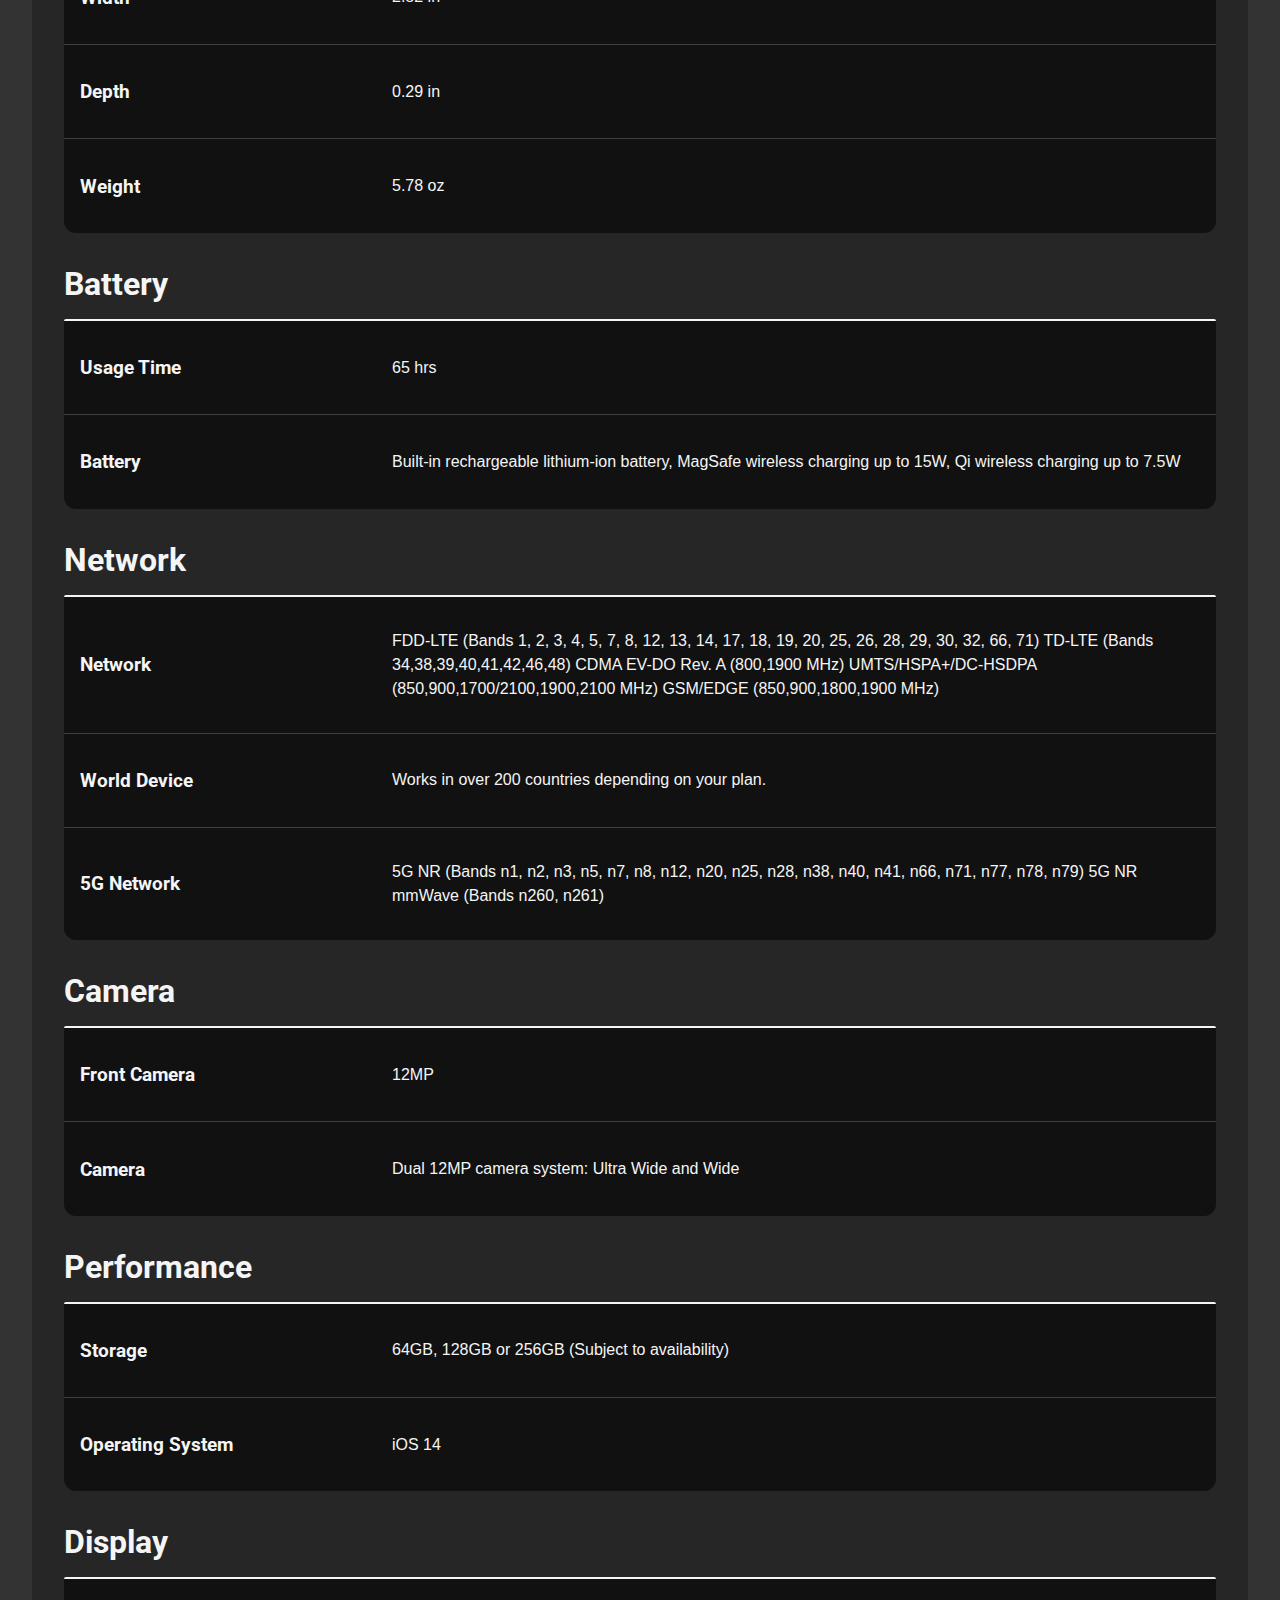
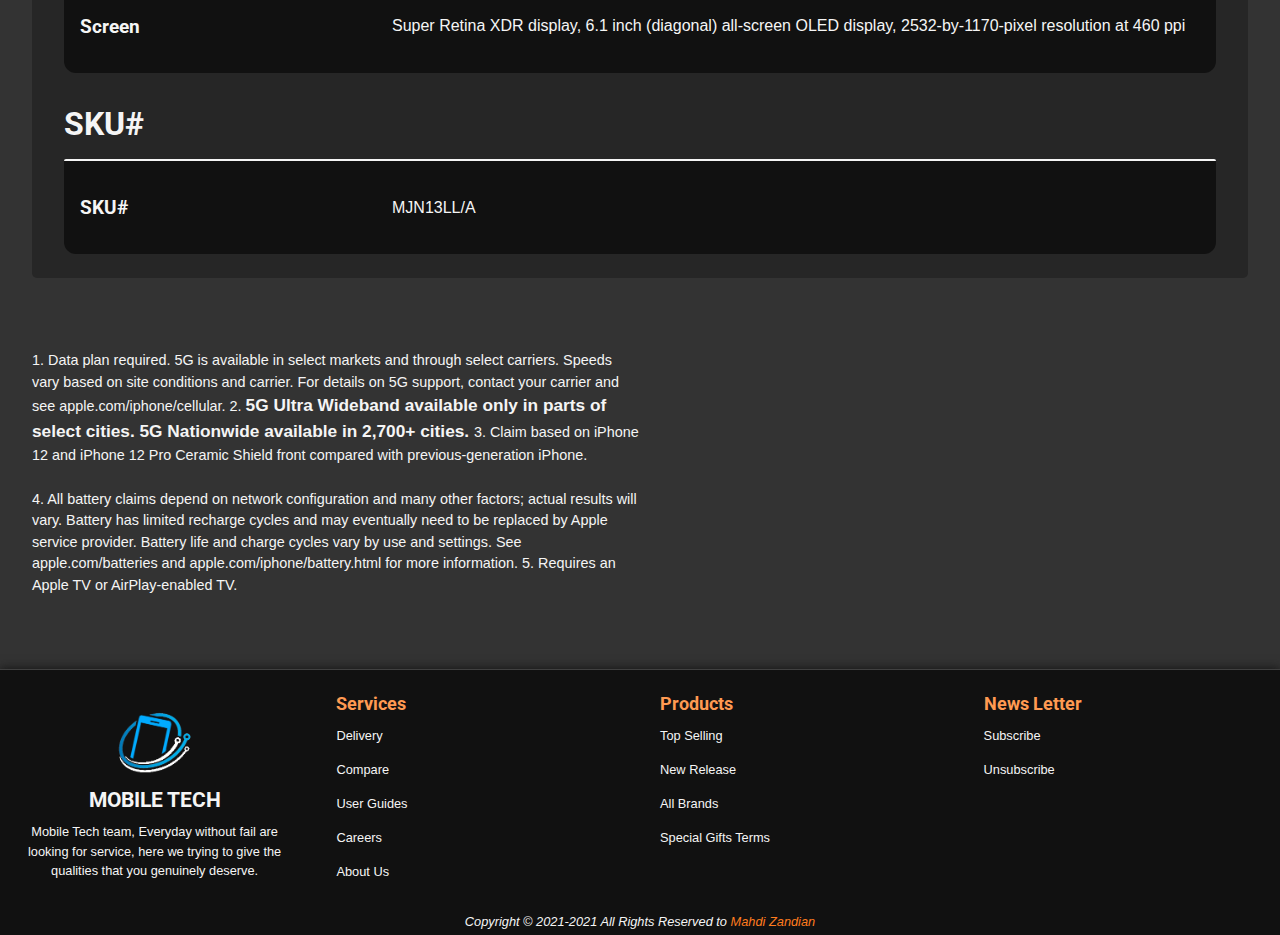
<file: htmls/Apple-iPhone12.html>
<!DOCTYPE html>
<html lang="en">
  <head>
    <meta charset="UTF-8" />
    <meta http-equiv="X-UA-Compatible" content="IE=edge" />
    <meta name="viewport" content="width=device-width, initial-scale=1.0" />
    <link rel="stylesheet" href="../css/style.css" />
    <link
      rel="stylesheet"
      href="https://cdnjs.cloudflare.com/ajax/libs/font-awesome/5.15.3/css/all.min.css"
      integrity="sha512-iBBXm8fW90+nuLcSKlbmrPcLa0OT92xO1BIsZ+ywDWZCvqsWgccV3gFoRBv0z+8dLJgyAHIhR35VZc2oM/gI1w=="
      crossorigin="anonymous"
    />
    <link
      href="../libraries/Hover-master/css/hover-min.css"
      rel="stylesheet"
      media="all"
    />
    <title>About Phone</title>
  </head>

  <body>
    <!-- Sticky header -->
    <header>
      <div class="burger">
        <div class="line line1"></div>
        <div class="line line2"></div>
        <div class="line line3"></div>
      </div>

      <div class="store">
        <img src="../Images/Logo/Logo.png" alt="Logo" />
        <h1><a href="../index.html">MOBILE TECH</a></h1>
      </div>

      <ul class="brands-container">
        <li class="hvr-underline-from-left">
          <a href="../htmls/otherBrands.html">Samsung</a>
        </li>
        <li class="hvr-underline-from-left">
          <a href="../htmls/otherBrands.html">iPhone</a>
        </li>
        <li class="hvr-underline-from-left">
          <a href="../htmls/otherBrands.html">Xiaomi</a>
        </li>
        <li class="hvr-underline-from-left">
          <a href="../htmls/otherBrands.html">Other brands</a>
        </li>
      </ul>

      <ul class="right-side-header">
        <li class="hvr-underline-from-left">
          <a href="../index.html">Home</a>
        </li>

        <li class="hvr-underline-from-left" id="divide">
          <a href="../htmls/about.html">About</a>
        </li>

        <li>
          <a href="#" class="hvr-icon-float" id="search-box">
            <i class="fa fa-search hvr-icon"></i>
          </a>
        </li>

        <li class="shopping-card-container">
          <a href="#" class="hvr-icon-float shopping-icon">
            <i class="fa fa-shopping-cart hvr-icon"></i>
          </a>

          <div class="shopping-card">
            <table class="added-phones">
              <tr>
                <th>Image</th>
                <th>Name</th>
                <th>Price</th>
                <th>remove</th>
              </tr>
            </table>
          </div>
        </li>

        <li>
          <a href="#" class="hvr-icon-float login-icon"
            ><i class="fa fa-user hvr-icon"></i>
          </a>
        </li>
      </ul>
    </header>

    <!-- side nav -->
    <div class="side-nav-container">
      <div class="inner-burger">
        <div class="line line1"></div>
        <div class="line line2"></div>
        <div class="line line3"></div>
      </div>

      <div class="header">
        <img src="../Images/Logo/Logo.png" alt="Logo" />

        <h1><a href="../index.html">MOBILE TECH</a></h1>
      </div>

      <h1 class="looking-brands">Looking for other brands ?</h1>

      <div class="items-container">
        <li class="hvr-underline-from-left">
          <a href="../htmls/otherBrands.html">Samsung</a>
        </li>
        <li class="hvr-underline-from-left">
          <a href="../htmls/otherBrands.html">iPhone</a>
        </li>
        <li class="hvr-underline-from-left">
          <a href="../htmls/otherBrands.html">Xiaomi</a>
        </li>
        <li class="hvr-underline-from-left active-item">
          <a href="../htmls/otherBrands.html">Other brands</a>
        </li>
      </div>

      <h1 class="shortcuts-tools">Shotrcuts and Tools</h1>

      <div class="items-container">
        <li class="hvr-underline-from-left">
          <a href="../htmls/otherBrands.html">New Release</a>
        </li>

        <li class="hvr-underline-from-left">
          <a href="../htmls/otherBrands.html">Top Selling</a>
        </li>

        <li class="hvr-underline-from-left active-item">
          <a href="../htmls/compare.html">Compare</a>
        </li>
      </div>

      <div class="home-about-side">
        <a href="../index.html">Home</a>
        <a href="../htmls/about.html">About</a>
      </div>
    </div>

    <!-- scroll indicator -->
    <div class="scroll-indicator"></div>
    <!-- Sticky header -->

    <!-- Wrapper container (Main) -->
    <div class="about-phones-outter-container">
      <main>
        <!-- this is the intro information ofproduct -->
        <div class="product-intro-container">
          <div class="pagination">
            <a href="#">Home > </a>
            <a href="#">OtherBrands > </a>
            <a href="#">Apple > </a>
            <a href="#">iPhone 12</a>
          </div>

          <h1 class="phone-name-bold">Apple iPhone 12</h1>

          <div class="star-point">
            <a href="#" class="stars-of-phone">
              <i class="fas fa-star"></i>
              <i class="fas fa-star"></i>
              <i class="fas fa-star"></i>
              <i class="fas fa-star-half-alt"></i>
            </a>
            <a href="#" class="reviews-number">84 Reviews</a>
          </div>

          <div class="slider-info-container">
            <div class="phone-slider-container">
              <!-- because of having multiple colors we generate the img tags by JS -->
              <div class="phone-images-wrapper">
                <div class="images-container"></div>
              </div>

              <button class="prev-phone deactive-phone-btn hvr-icon-bob">
                <i class="fas fa-arrow-left hvr-icon"></i>
              </button>

              <button class="next-phone hvr-icon-bob">
                <i class="fas fa-arrow-right hvr-icon"></i>
              </button>
            </div>

            <div class="phone-info-container">
              <div class="customize">
                <div class="header-customize">
                  <span>Customize</span>
                </div>

                <div class="customize-color">
                  <div class="color-container">
                    <div class="colors purple active-color"></div>
                    <span>Purple</span>
                  </div>

                  <div class="color-container">
                    <div class="colors blue"></div>
                    <span>Blue</span>
                  </div>

                  <div class="color-container">
                    <div class="colors black"></div>
                    <span>Black</span>
                  </div>

                  <div class="color-container">
                    <div class="colors white"></div>
                    <span>White</span>
                  </div>
                </div>
              </div>

              <div class="shopping-ways">
                <div class="header-shopping-ways">
                  <span class="monthly-pay active-shopping-way">24 months</span>
                  <span class="full-pay">Full retail price</span>
                </div>

                <div class="monthly-pay-container">
                  <div class="table-of-conditions">
                    <div class="gig-monthly gig-64 active-gig-month">
                      <h1>64 GB</h1>
                      <span>$33.33/mo</span>
                    </div>

                    <div class="gig-monthly gig-128">
                      <h1>128 GB</h1>
                      <span>$35.41/mo</span>
                    </div>

                    <div class="gig-monthly gig-256">
                      <h1>256 GB</h1>
                      <span>$39.58/mo</span>
                    </div>
                  </div>

                  <p class="notice-for-shopping-ways">
                    Monthly payments shown are for customers who qualify to pay
                    $0 Down, $33.33/mo for 24 months; 0% APR. Retail Price:
                    $799.99. One-time activation fee of $35. Device unlocking
                    policy
                  </p>

                  <button class="continue-buying">Continue</button>
                </div>

                <div class="full-pay-container hide-price">
                  <div class="table-of-full-price">
                    <div class="gig-full gig-64 active-gig-full">
                      <h1>64 GB</h1>
                      <span>$829.99</span>
                    </div>

                    <div class="gig-full gig-128">
                      <h1>128 GB</h1>
                      <span>$889.99</span>
                    </div>

                    <div class="gig-full gig-256">
                      <h1>256 GB</h1>
                      <span>$989.99</span>
                    </div>
                  </div>

                  <p class="notice-full-price">
                    One-time activation fee of $35. Device unlocking policy
                  </p>

                  <button class="continue-buying">Continue</button>
                </div>
              </div>

              <div class="get-it-fast">
                <div class="header-get-it-fast">
                  <span>Get it fast</span>
                </div>

                <div class="get-it-fast-container">
                  <span>
                    Select shipping options at checkout. Subject to eligibility.
                  </span>

                  <span>
                    <img src="../Images/Svg/get-it-svg/big-box.svg" alt="" />
                    Free 2-Day Shipping
                  </span>

                  <span>
                    <img
                      src="../Images/Svg/get-it-svg/shopping-bag.svg"
                      alt=""
                    />
                    Free In-Store Pickup
                  </span>

                  <span>
                    <img
                      src="../Images/Svg/get-it-svg/delivery-truck.svg"
                      alt=""
                    />
                    Same Day Delivery
                  </span>
                </div>
              </div>
            </div>
          </div>
        </div>

        <div class="product-specs-container">
          <div class="header-of-specs">
            <h1><i class="fas fa-info-circle"></i>Features & Specs</h1>
          </div>

          <div class="specs-tables-container list-view-active">
            <button class="table-view btn-view" title="Table View">
              <i class="fas fa-table"></i>
            </button>
            <button class="list-view btn-view" title="List View">
              <i class="fas fa-th-list"></i>
            </button>

            <div class="table design">
              <h1 class="header-of-tables">Design</h1>

              <div class="items-of-tables-container">
                <div class="items-of-table">
                  <h1>Colors</h1>

                  <p>
                    Black, White, (PRODUCT)RED, Green or Blue (Subject to
                    availability)
                  </p>
                </div>

                <div class="items-of-table">
                  <h1>Height</h1>

                  <p>5.78 in</p>
                </div>

                <div class="items-of-table">
                  <h1>Width</h1>

                  <p>2.82 in</p>
                </div>

                <div class="items-of-table">
                  <h1>Depth</h1>

                  <p>0.29 in</p>
                </div>

                <div class="items-of-table">
                  <h1>Weight</h1>

                  <p>5.78 oz</p>
                </div>
              </div>
            </div>

            <div class="table battery">
              <h1 class="header-of-tables">Battery</h1>

              <div class="items-of-tables-container">
                <div class="items-of-table">
                  <h1>Usage Time</h1>

                  <p>65 hrs</p>
                </div>

                <div class="items-of-table">
                  <h1>Battery</h1>

                  <p>
                    Built-in rechargeable lithium-ion battery, MagSafe wireless
                    charging up to 15W, Qi wireless charging up to 7.5W
                  </p>
                </div>
              </div>
            </div>

            <div class="table network">
              <h1 class="header-of-tables">Network</h1>

              <div class="items-of-tables-container">
                <div class="items-of-table">
                  <h1>Network</h1>

                  <p>
                    FDD-LTE (Bands 1, 2, 3, 4, 5, 7, 8, 12, 13, 14, 17, 18, 19,
                    20, 25, 26, 28, 29, 30, 32, 66, 71) TD-LTE (Bands
                    34,38,39,40,41,42,46,48) CDMA EV-DO Rev. A (800,1900 MHz)
                    UMTS/HSPA+/DC-HSDPA (850,900,1700/2100,1900,2100 MHz)
                    GSM/EDGE (850,900,1800,1900 MHz)
                  </p>
                </div>

                <div class="items-of-table">
                  <h1>World Device</h1>

                  <p>Works in over 200 countries depending on your plan.</p>
                </div>

                <div class="items-of-table">
                  <h1>5G Network</h1>

                  <p>
                    5G NR (Bands n1, n2, n3, n5, n7, n8, n12, n20, n25, n28,
                    n38, n40, n41, n66, n71, n77, n78, n79) 5G NR mmWave (Bands
                    n260, n261)
                  </p>
                </div>
              </div>
            </div>

            <div class="table camera">
              <h1 class="header-of-tables">Camera</h1>

              <div class="items-of-tables-container">
                <div class="items-of-table">
                  <h1>Front Camera</h1>

                  <p>12MP</p>
                </div>

                <div class="items-of-table">
                  <h1>Camera</h1>

                  <p>Dual 12MP camera system: Ultra Wide and Wide</p>
                </div>
              </div>
            </div>

            <div class="table performance">
              <h1 class="header-of-tables">Performance</h1>

              <div class="items-of-tables-container">
                <div class="items-of-table">
                  <h1>Storage</h1>

                  <p>64GB, 128GB or 256GB (Subject to availability)</p>
                </div>

                <div class="items-of-table">
                  <h1>Operating System</h1>

                  <p>iOS 14</p>
                </div>
              </div>
            </div>

            <div class="table display">
              <h1 class="header-of-tables">Display</h1>

              <div class="items-of-tables-container">
                <div class="items-of-table">
                  <h1>Screen</h1>

                  <p>
                    Super Retina XDR display, 6.1 inch (diagonal) all-screen
                    OLED display, 2532-by-1170-pixel resolution at 460 ppi
                  </p>
                </div>
              </div>
            </div>

            <div class="table sku">
              <h1 class="header-of-tables">SKU#</h1>

              <div class="items-of-tables-container">
                <div class="items-of-table">
                  <h1>SKU#</h1>

                  <p>MJN13LL/A</p>
                </div>
              </div>
            </div>
          </div>

          <small class="details-of-phone">
            1. Data plan required. 5G is available in select markets and through
            select carriers. Speeds vary based on site conditions and carrier.
            For details on 5G support, contact your carrier and see
            apple.com/iphone/cellular. 2.
            <span class="bold"
              >5G Ultra Wideband available only in parts of select cities. 5G
              Nationwide available in 2,700+ cities.
            </span>
            3. Claim based on iPhone 12 and iPhone 12 Pro Ceramic Shield front
            compared with previous-generation iPhone. <br />
            <br />
            4. All battery claims depend on network configuration and many other
            factors; actual results will vary. Battery has limited recharge
            cycles and may eventually need to be replaced by Apple service
            provider. Battery life and charge cycles vary by use and settings.
            See apple.com/batteries and apple.com/iphone/battery.html for more
            information. 5. Requires an Apple TV or AirPlay-enabled TV.
          </small>
        </div>
      </main>
    </div>
    <!-- Wrapper container (Main) -->

    <!--footer container -->
    <div class="footer-container">
      <footer>
        <!-- logo container + explaination -->
        <div class="footer-logo-container">
          <img src="../Images/Logo/Logo.png" alt="Logo" />

          <h1><a href="#">MOBILE TECH</a></h1>

          <p>
            Mobile Tech team, Everyday without fail are looking for service,
            here we trying to give the qualities that you genuinely deserve.
          </p>
        </div>

        <ul class="footer-services-container">
          <h1>Services</h1>
          <li><a href="#">Delivery</a></li>
          <li class="active-footer"><a href="#">Compare</a></li>
          <li><a href="#">User Guides</a></li>
          <li><a href="#">Careers</a></li>
          <li class="active-footer"><a href="#">About Us</a></li>
        </ul>

        <ul class="footer-products-container">
          <h1>Products</h1>
          <li class="active-footer"><a href="#go-top-sell">Top Selling</a></li>
          <li class="active-footer">
            <a href="#go-new-release">New Release</a>
          </li>
          <li class="active-footer"><a href="#">All Brands</a></li>
          <li><a href="#">Special Gifts Terms</a></li>
        </ul>

        <ul class="footer-newsletter-container">
          <h1>News Letter</h1>
          <li>
            <a href="#">Subscribe</a>
          </li>
          <li><a href="#">Unsubscribe</a></li>
          <div class="social-container">
            <a href="#" class="fab fa-instagram"></a>
            <a href="#" class="fab fa-facebook-f"></a>
            <a href="#" class="fab fa-twitter"></a>
            <a href="#" class="fab fa-youtube"></a>
          </div>
        </ul>
      </footer>

      <!-- copy right -->
      <address class="copy-right">
        Copyright &#169 2021-2021 All Rights Reserved to
        <a href="./about.html" title="The Developer of the website">Mahdi Zandian</a>
      </address>
    </div>

    <!-- Modal parts -------------------------------------------->

    <!-- search modal-box -->
    <div class="modal-container">
      <span class="modal-close">
        <i class="fas fa-times"></i>
      </span>
      <div class="modal">
        <h1>What are you looking for ?</h1>

        <input
          type="text"
          placeholder="iPhone 12 pro max"
          id="search-box-input"
        />

        <i class="fa fa-search search-icon"></i>

        <span class="clear-search">
          <i class="far fa-times-circle"></i>
        </span>
      </div>
    </div>

    <!-- login account modal-box -->
    <div class="login-container">
      <form action="#" class="login-form">
        <span class="close-login">
          <i class="fas fa-times"></i>
        </span>
        <h1>Login</h1>

        <label for="username">
          <div>Username</div>
          <i class="fas fa-user"></i>
          <input
            type="text"
            class="validate"
            id="username"
            placeholder="type your username"
          />
        </label>

        <label for="password">
          <div>Password</div>
          <i class="fas fa-lock"></i>
          <input
            class="validate"
            type="password"
            id="password"
            placeholder="type your password"
          />
        </label>

        <div class="forgot-password"><a href="#">Forgot password?</a></div>

        <label for="submit">
          <input type="submit" id="submit" value="Login" />
        </label>

        <div class="sign-up-options">
          <h3>Or Login Using</h3>

          <div class="logo-social-container">
            <div class="face-book">
              <a href="#"><i class="fab fa-facebook-f"></i></a>
            </div>

            <div class="twitter">
              <a href="#"><i class="fab fa-twitter"></i></a>
            </div>

            <div class="google">
              <a href="#"><i class="fab fa-google"></i></a>
            </div>
          </div>

          <div class="signup"><a href="#">Create a new accont</a></div>
        </div>
      </form>
    </div>

    <div class="loader-shadow loader-shadow-hidden">
      <div class="loading-content">
        <span>Loading ...</span>
        <img src="../Images/Loader.gif" alt="" />
      </div>
    </div>

    <!-- scripts -->
    <script src="../JS/objects.js"></script>
    <script src="../JS/header.js"></script>
    <script src="../JS/about-phone/apple-iPhone12.js"></script>
    <!-- scripts -->
  </body>
</html>
</file>
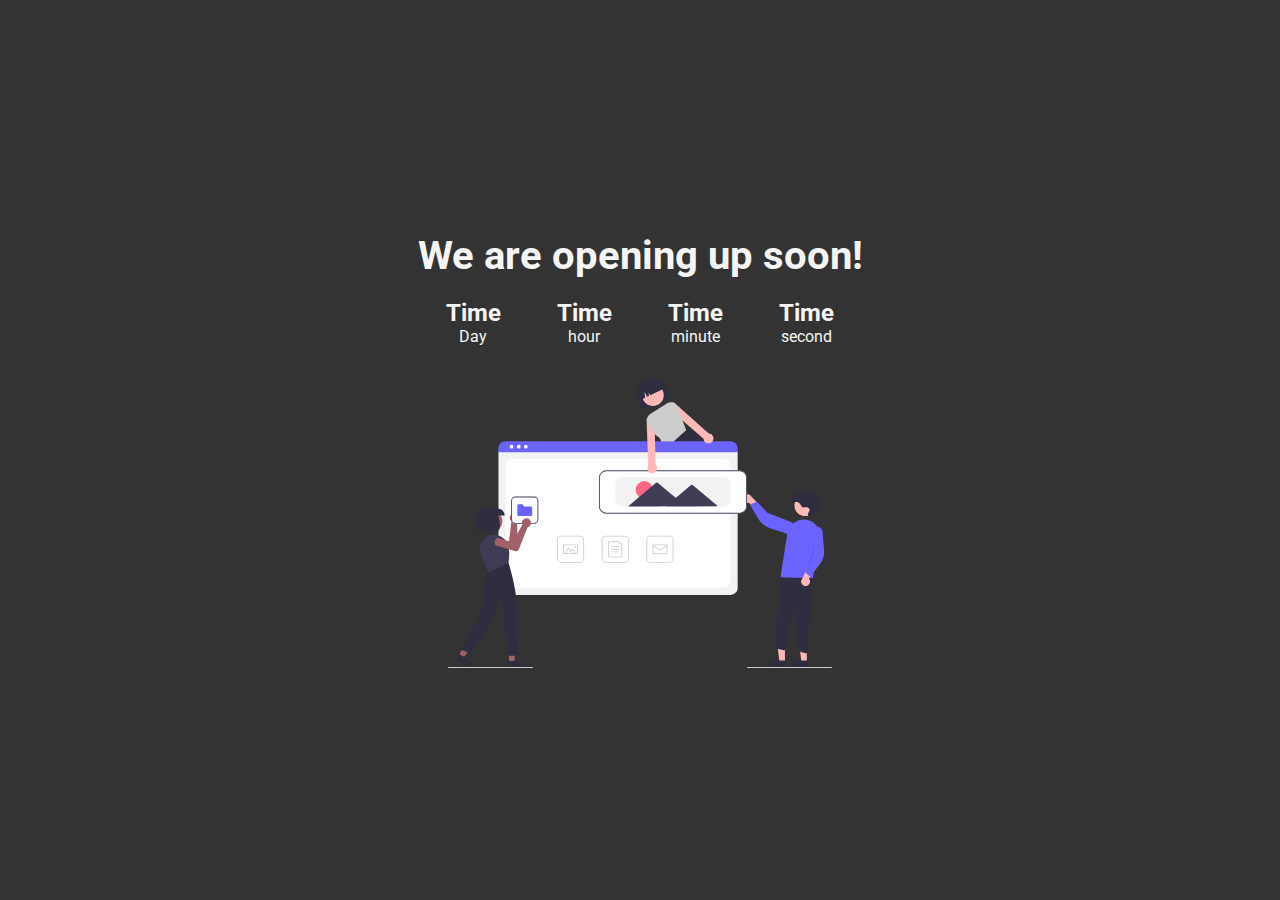
<file: htmls/comingSonn.html>
<!DOCTYPE html>
<html lang="en">
  <head>
    <meta charset="UTF-8" />
    <meta http-equiv="X-UA-Compatible" content="IE=edge" />
    <meta name="viewport" content="width=device-width, initial-scale=1.0" />
    <link rel="stylesheet" href="../css/style.css" />
    <link
      rel="stylesheet"
      href="https://cdnjs.cloudflare.com/ajax/libs/font-awesome/5.15.3/css/all.min.css"
      integrity="sha512-iBBXm8fW90+nuLcSKlbmrPcLa0OT92xO1BIsZ+ywDWZCvqsWgccV3gFoRBv0z+8dLJgyAHIhR35VZc2oM/gI1w=="
      crossorigin="anonymous"
    />
    <link
      href="../libraries/Hover-master/css/hover-min.css"
      rel="stylesheet"
      media="all"
    />
    <title>Coming Soon</title>
  </head>
  <body>
    <div class="outter-coming-soon-container">
      <div class="coming-soon">
        <h1>We are opening up soon!</h1>

        <div class="countdown">
          <div class="container-day">
            <h3 class="day">Time</h3>
            <span>Day</span>
          </div>

          <div class="container-hour">
            <h3 class="hour">Time</h3>
            <span>hour</span>
          </div>

          <div class="container-minute">
            <h3 class="minute">Time</h3>
            <span>minute</span>
          </div>

          <div class="container-second">
            <h3 class="second">Time</h3>
            <span>second</span>
          </div>
        </div>
        <img src="../Images/coming-soon.svg" alt="coming-soon" class="waiting"/>
      </div>
    </div>

    <!-- script -->
    <script src="../JS/coming-soon/comingSoon.js"></script>
    <!-- script -->
  </body>
</html>
</file>
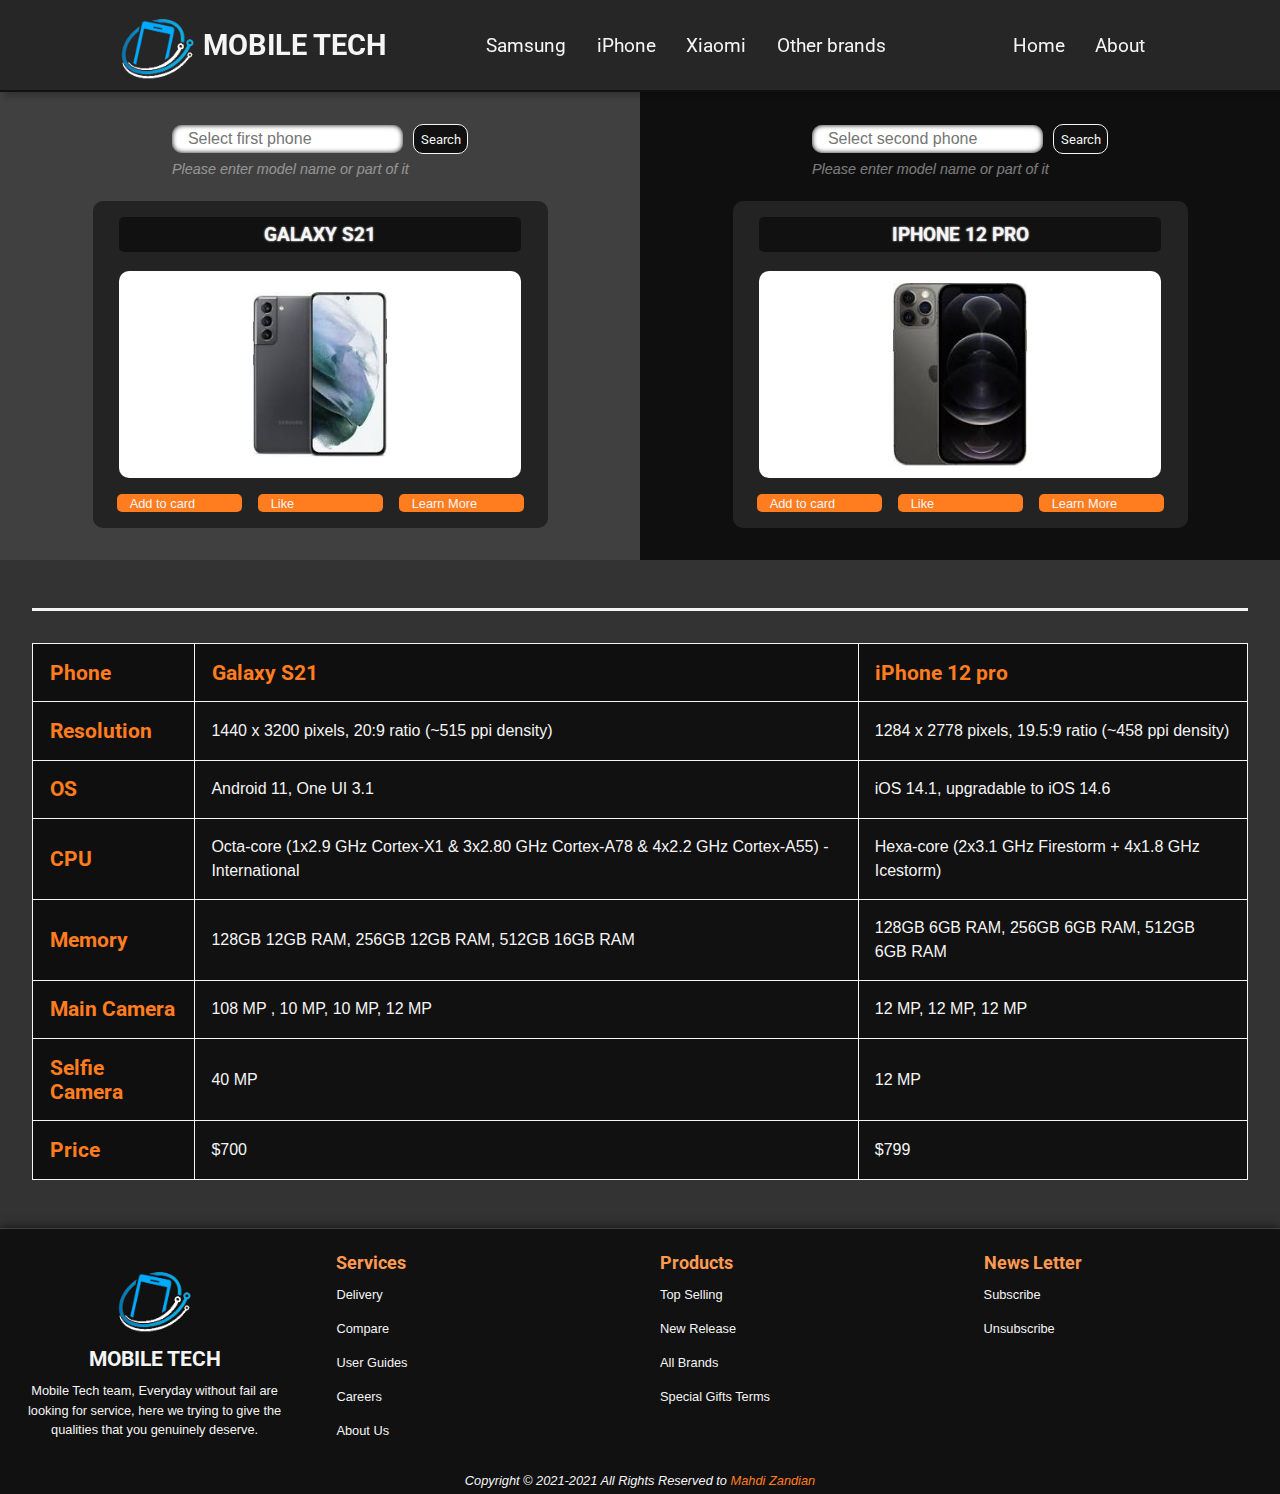
<file: htmls/compare.html>
<!DOCTYPE html>
<html lang="en">
  <head>
    <meta charset="UTF-8" />
    <meta http-equiv="X-UA-Compatible" content="IE=edge" />
    <meta name="viewport" content="width=device-width, initial-scale=1.0" />
    <link rel="stylesheet" href="../css/style.css" />
    <link
      rel="stylesheet"
      href="https://cdnjs.cloudflare.com/ajax/libs/font-awesome/5.15.3/css/all.min.css"
      integrity="sha512-iBBXm8fW90+nuLcSKlbmrPcLa0OT92xO1BIsZ+ywDWZCvqsWgccV3gFoRBv0z+8dLJgyAHIhR35VZc2oM/gI1w=="
      crossorigin="anonymous"
    />
    <link
      href="../libraries/Hover-master/css/hover-min.css"
      rel="stylesheet"
      media="all"
    />
    <title>Compare Phones</title>
  </head>

  <body>
    <!-- Sticky header -->
    <header>
      <div class="burger">
        <div class="line line1"></div>
        <div class="line line2"></div>
        <div class="line line3"></div>
      </div>

      <div class="store">
        <img src="../Images/Logo/Logo.png" alt="Logo" />
        <h1><a href="../index.html">MOBILE TECH</a></h1>
      </div>

      <ul class="brands-container">
        <li class="hvr-underline-from-left">
          <a href="../htmls/otherBrands.html">Samsung</a>
        </li>
        <li class="hvr-underline-from-left">
          <a href="../htmls/otherBrands.html">iPhone</a>
        </li>
        <li class="hvr-underline-from-left">
          <a href="../htmls/otherBrands.html">Xiaomi</a>
        </li>
        <li class="hvr-underline-from-left">
          <a href="../htmls/otherBrands.html">Other brands</a>
        </li>
      </ul>

      <ul class="right-side-header">
        <li class="hvr-underline-from-left">
          <a href="../index.html">Home</a>
        </li>

        <li class="hvr-underline-from-left" id="divide">
          <a href="./about.html">About</a>
        </li>

        <li>
          <a href="#" class="hvr-icon-float" id="search-box">
            <i class="fa fa-search hvr-icon"></i>
          </a>
        </li>

        <li class="shopping-card-container">
          <a href="#" class="hvr-icon-float shopping-icon">
            <i class="fa fa-shopping-cart hvr-icon"></i>
          </a>

          <div class="shopping-card">
            <table class="added-phones">
              <tr>
                <th>Image</th>
                <th>Name</th>
                <th>Price</th>
                <th>remove</th>
              </tr>
            </table>
          </div>
        </li>

        <li>
          <a href="#" class="hvr-icon-float login-icon"
            ><i class="fa fa-user hvr-icon"></i>
          </a>
        </li>
      </ul>
    </header>

    <!-- side nav -->
    <div class="side-nav-container">
      <div class="inner-burger">
        <div class="line line1"></div>
        <div class="line line2"></div>
        <div class="line line3"></div>
      </div>

      <div class="header">
        <img src="../Images/Logo/Logo.png" alt="Logo" />

        <h1><a href="../index.html">MOBILE TECH</a></h1>
      </div>

      <h1 class="looking-brands">Looking for other brands ?</h1>

      <div class="items-container">
        <li class="hvr-underline-from-left">
          <a href="../htmls/otherBrands.html">Samsung</a>
        </li>
        <li class="hvr-underline-from-left">
          <a href="../htmls/otherBrands.html">iPhone</a>
        </li>
        <li class="hvr-underline-from-left">
          <a href="../htmls/otherBrands.html">Xiaomi</a>
        </li>
        <li class="hvr-underline-from-left active-item">
          <a href="../htmls/otherBrands.html">Other brands</a>
        </li>
      </div>

      <h1 class="shortcuts-tools">Shotrcuts and Tools</h1>

      <div class="items-container">
        <li class="hvr-underline-from-left">
          <a href="../htmls/otherBrands.html">New Release</a>
        </li>

        <li class="hvr-underline-from-left">
          <a href="../htmls/otherBrands.html">Top Selling</a>
        </li>

        <li class="hvr-underline-from-left active-item">
          <a href="../htmls/compare.html">Compare</a>
        </li>
      </div>

      <div class="home-about-side">
        <a href="../index.html">Home</a>
        <a href="../htmls/about.html">About</a>
      </div>
    </div>

    <!-- scroll indicator -->
    <div class="scroll-indicator"></div>
    <!-- Sticky header -->

    <!-- Wrapper container (Main) -->
    <div class="outter-compare-container">
      <main>
        <div class="first-phone-container">
          <div class="header-of-column">
            <label for="search-first">
              <input
                type="search"
                list="list-of-phones-first"
                id="search-first"
                placeholder="Select first phone"
              />
              <input
                type="button"
                id="search-first-btn"
                value="Search"
                title="Find The Specs"
              />
              <span style="display: block">
                <i class="fas fa-info-circle"></i>
                Please enter model name or part of it
              </span>
            </label>

            <!-- data list of all phones added automaticlly-->
            <datalist id="list-of-phones-first"> </datalist>
            <!-- data list of all phones -->

            <div class="phone-card-photo">
              <h1 class="name-of-phone">GALAXY S21</h1>

              <div class="photo-container">
                <img
                  src="../Images/Mobiles/samsung/galaxy-s21.jpg"
                  alt="Phone"
                />
              </div>

              <div class="photo-info-container">
                <div class="add-to-card card-0">
                  <i class="fas fa-shopping-cart"></i>
                  <span title="Add Galaxy S21 to your card">Add to card</span>
                </div>

                <div class="like-card">
                  <i class="fas fa-heart"></i>
                  <span title="Like Galaxy S21">Like</span>
                </div>

                <div class="learn-card">
                  <i class="fas fa-info-circle"></i>
                  <span title="Learn more about Galaxy S21">Learn More</span>
                </div>
              </div>
            </div>
          </div>
        </div>

        <div class="second-phone-container">
          <div class="header-of-column">
            <label for="search-first">
              <input
                type="search"
                list="list-of-phones-second"
                id="search-second"
                placeholder="Select second phone"
              />
              <input
                type="button"
                id="search-second-btn"
                value="Search"
                title="Find The Specs"
              />
              <span style="display: block">
                <i class="fas fa-info-circle"></i>
                Please enter model name or part of it
              </span>
            </label>

            <!-- data list of all phones added automaticlly-->
            <datalist id="list-of-phones-second"> </datalist>
            <!-- data list of all phones -->

            <div class="phone-card-photo">
              <h1 class="name-of-phone">IPHONE 12 PRO</h1>

              <div class="photo-container">
                <img
                  src="../Images/Mobiles/iPhone/iphone-12pro.jpg"
                  alt="Phone"
                />
              </div>

              <div class="photo-info-container">
                <div class="add-to-card card-1">
                  <i class="fas fa-shopping-cart"></i>
                  <span title="Add iPhone 12 Pro to your card"
                    >Add to card</span
                  >
                </div>

                <div class="like-card">
                  <i class="fas fa-heart"></i>
                  <span title="Like iPhone 12 Pro">Like</span>
                </div>

                <div class="learn-card">
                  <i class="fas fa-info-circle"></i>
                  <span title="Learn more about iPhone 12 Pro">Learn More</span>
                </div>
              </div>
            </div>
          </div>
        </div>

        <div class="table-container">
          <table id="table-of-specs">
            <tr>
              <th>Phone</th>

              <th class="name-of-first">Galaxy S21</th>

              <th class="name-of-second">iPhone 12 pro</th>
            </tr>

            <tr>
              <th>Resolution</th>

              <td class="spec-of-first">
                1440 x 3200 pixels, 20:9 ratio (~515 ppi density)
              </td>

              <td class="spec-of-second">
                1284 x 2778 pixels, 19.5:9 ratio (~458 ppi density)
              </td>
            </tr>

            <tr>
              <th>OS</th>

              <td class="spec-of-first">Android 11, One UI 3.1</td>

              <td class="spec-of-second">iOS 14.1, upgradable to iOS 14.6</td>
            </tr>

            <tr>
              <th>CPU</th>

              <td class="spec-of-first">
                Octa-core (1x2.9 GHz Cortex-X1 & 3x2.80 GHz Cortex-A78 & 4x2.2
                GHz Cortex-A55) - International
              </td>

              <td class="spec-of-second">
                Hexa-core (2x3.1 GHz Firestorm + 4x1.8 GHz Icestorm)
              </td>
            </tr>

            <tr>
              <th>Memory</th>

              <td class="spec-of-first">
                128GB 12GB RAM, 256GB 12GB RAM, 512GB 16GB RAM
              </td>

              <td class="spec-of-second">
                128GB 6GB RAM, 256GB 6GB RAM, 512GB 6GB RAM
              </td>
            </tr>

            <tr>
              <th>Main Camera</th>

              <td class="spec-of-first">108 MP , 10 MP, 10 MP, 12 MP</td>

              <td class="spec-of-second">12 MP, 12 MP, 12 MP</td>
            </tr>

            <tr>
              <th>Selfie Camera</th>

              <td class="spec-of-first">40 MP</td>

              <td class="spec-of-second">12 MP</td>
            </tr>

            <tr>
              <th>Price</th>

              <td class="price-of-first">$700</td>

              <td class="price-of-second">$799</td>
            </tr>
          </table>
        </div>
      </main>
    </div>
    <!-- Wrapper container (Main) -->

    <!--footer container -->
    <div class="footer-container">
      <footer>
        <!-- logo container + explaination -->
        <div class="footer-logo-container">
          <img src="../Images/Logo/Logo.png" alt="Logo" />

          <h1><a href="#">MOBILE TECH</a></h1>

          <p>
            Mobile Tech team, Everyday without fail are looking for service,
            here we trying to give the qualities that you genuinely deserve.
          </p>
        </div>

        <ul class="footer-services-container">
          <h1>Services</h1>
          <li><a href="#">Delivery</a></li>
          <li class="active-footer"><a href="#">Compare</a></li>
          <li><a href="#">User Guides</a></li>
          <li><a href="#">Careers</a></li>
          <li class="active-footer"><a href="#">About Us</a></li>
        </ul>

        <ul class="footer-products-container">
          <h1>Products</h1>
          <li class="active-footer"><a href="#go-top-sell">Top Selling</a></li>
          <li class="active-footer">
            <a href="#go-new-release">New Release</a>
          </li>
          <li class="active-footer"><a href="#">All Brands</a></li>
          <li><a href="#">Special Gifts Terms</a></li>
        </ul>

        <ul class="footer-newsletter-container">
          <h1>News Letter</h1>
          <li>
            <a href="#">Subscribe</a>
          </li>
          <li><a href="#">Unsubscribe</a></li>
          <div class="social-container">
            <a href="#" class="fab fa-instagram"></a>
            <a href="#" class="fab fa-facebook-f"></a>
            <a href="#" class="fab fa-twitter"></a>
            <a href="#" class="fab fa-youtube"></a>
          </div>
        </ul>
      </footer>

      <!-- copy right -->
      <address class="copy-right">
        Copyright &#169 2021-2021 All Rights Reserved to
        <a href="./about.html" title="The Developer of the website">Mahdi Zandian</a>
      </address>
    </div>

    <!-- Modal parts -------------------------------------------->

    <!-- search modal-box -->
    <div class="modal-container">
      <span class="modal-close">
        <i class="fas fa-times"></i>
      </span>
      <div class="modal">
        <h1>What are you looking for ?</h1>

        <input
          type="text"
          placeholder="iPhone 12 pro max"
          id="search-box-input"
        />

        <i class="fa fa-search search-icon"></i>

        <span class="clear-search">
          <i class="far fa-times-circle"></i>
        </span>
      </div>
    </div>

    <!-- login account modal-box -->
    <div class="login-container">
      <form action="#" class="login-form">
        <span class="close-login">
          <i class="fas fa-times"></i>
        </span>
        <h1>Login</h1>

        <label for="username">
          <div>Username</div>
          <i class="fas fa-user"></i>
          <input
            type="text"
            class="validate"
            id="username"
            placeholder="type your username"
          />
        </label>

        <label for="password">
          <div>Password</div>
          <i class="fas fa-lock"></i>
          <input
            class="validate"
            type="password"
            id="password"
            placeholder="type your password"
          />
        </label>

        <div class="forgot-password"><a href="#">Forgot password?</a></div>

        <label for="submit">
          <input type="submit" id="submit" value="Login" />
        </label>

        <div class="sign-up-options">
          <h3>Or Login Using</h3>

          <div class="logo-social-container">
            <div class="face-book">
              <a href="#"><i class="fab fa-facebook-f"></i></a>
            </div>

            <div class="twitter">
              <a href="#"><i class="fab fa-twitter"></i></a>
            </div>

            <div class="google">
              <a href="#"><i class="fab fa-google"></i></a>
            </div>
          </div>

          <div class="signup"><a href="#">Create a new accont</a></div>
        </div>
      </form>
    </div>

    <div class="loader-shadow loader-shadow-hidden">
      <div class="loading-content">
        <span>Loading ...</span>
        <img src="../Images/Loader.gif" alt="" />
      </div>
    </div>

    <!-- scripts -->
    <script src="../JS/objects.js"></script>
    <script src="../JS/header.js"></script>
    <script src="../JS/compare/compare.js"></script>
    <!-- scripts -->
  </body>
</html>
</file>
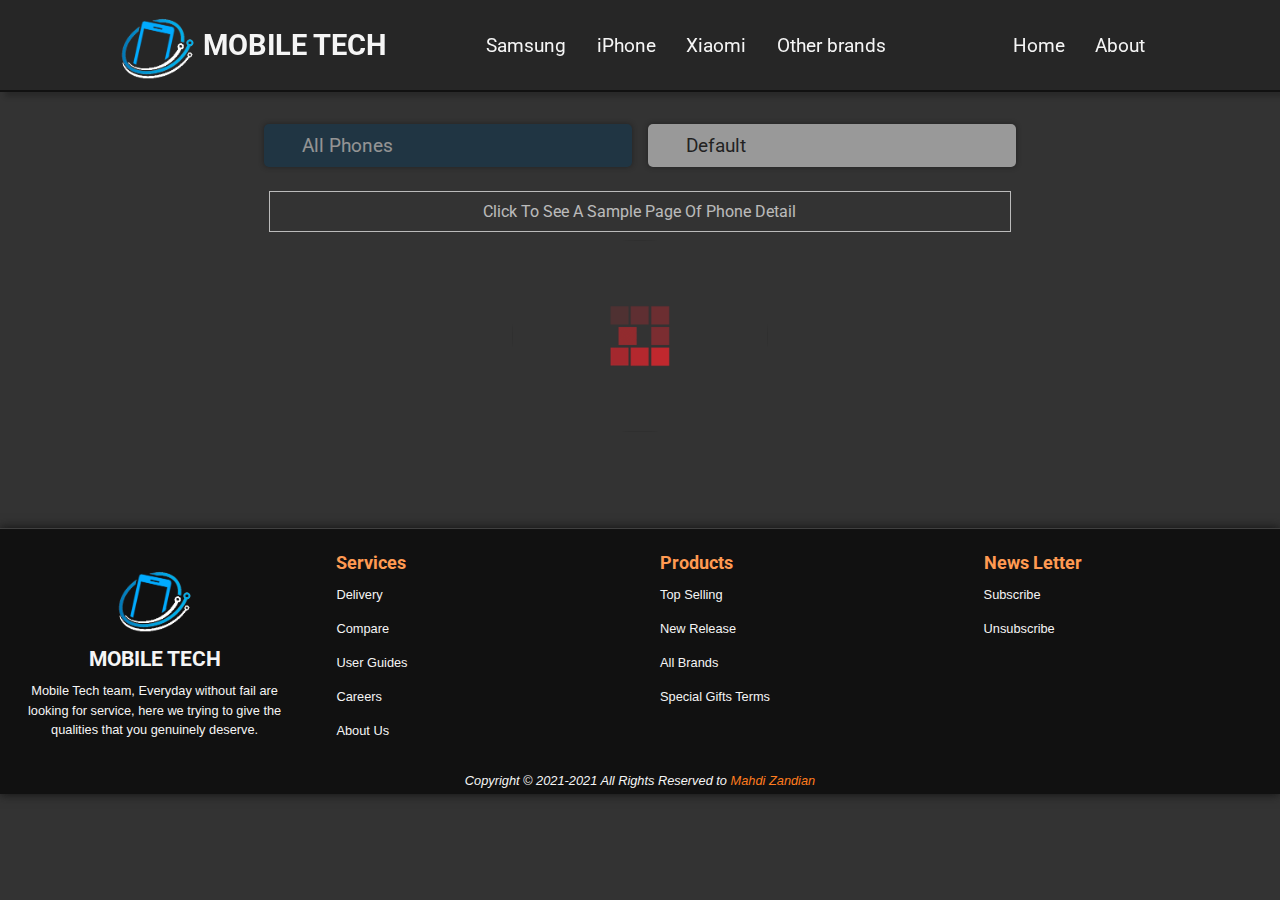
<file: htmls/otherBrands.html>
<!DOCTYPE html>
<html lang="en">
  <head>
    <meta charset="UTF-8" />
    <meta http-equiv="X-UA-Compatible" content="IE=edge" />
    <meta name="viewport" content="width=device-width, initial-scale=1.0" />
    <link rel="stylesheet" href="../css/style.css" />
    <link
      rel="stylesheet"
      href="https://cdnjs.cloudflare.com/ajax/libs/font-awesome/5.15.3/css/all.min.css"
      integrity="sha512-iBBXm8fW90+nuLcSKlbmrPcLa0OT92xO1BIsZ+ywDWZCvqsWgccV3gFoRBv0z+8dLJgyAHIhR35VZc2oM/gI1w=="
      crossorigin="anonymous"
    />
    <link
      href="../libraries/Hover-master/css/hover-min.css"
      rel="stylesheet"
      media="all"
    />
    <title>MobileTech</title>
  </head>

  <body>
    <!-- Sticky header -->
    <header>
      <div class="burger">
        <div class="line line1"></div>
        <div class="line line2"></div>
        <div class="line line3"></div>
      </div>

      <div class="store">
        <img src="../Images/Logo/Logo.png" alt="Logo" />
        <h1><a href="../index.html">MOBILE TECH</a></h1>
      </div>

      <ul class="brands-container">
        <li class="hvr-underline-from-left">
          <a href="../htmls/otherBrands.html">Samsung</a>
        </li>
        <li class="hvr-underline-from-left">
          <a href="../htmls/otherBrands.html">iPhone</a>
        </li>
        <li class="hvr-underline-from-left">
          <a href="../htmls/otherBrands.html">Xiaomi</a>
        </li>
        <li class="hvr-underline-from-left">
          <a href="../htmls/otherBrands.html">Other brands</a>
        </li>
      </ul>

      <ul class="right-side-header">
        <li class="hvr-underline-from-left">
          <a href="../index.html">Home</a>
        </li>

        <li class="hvr-underline-from-left" id="divide">
          <a href="../htmls/about.html">About</a>
        </li>

        <li>
          <a href="#" class="hvr-icon-float" id="search-box">
            <i class="fa fa-search hvr-icon"></i>
          </a>
        </li>

        <li class="shopping-card-container">
          <a href="#" class="hvr-icon-float shopping-icon">
            <i class="fa fa-shopping-cart hvr-icon"></i>
          </a>

          <div class="shopping-card">
            <table class="added-phones">
              <tr>
                <th>Image</th>
                <th>Name</th>
                <th>Price</th>
                <th>remove</th>
              </tr>
            </table>
          </div>
        </li>

        <li>
          <a href="#" class="hvr-icon-float login-icon"
            ><i class="fa fa-user hvr-icon"></i>
          </a>
        </li>
      </ul>
    </header>

    <!-- side nav -->
    <div class="side-nav-container">
      <div class="inner-burger">
        <div class="line line1"></div>
        <div class="line line2"></div>
        <div class="line line3"></div>
      </div>

      <div class="header">
        <img src="../Images/Logo/Logo.png" alt="Logo" />

        <h1><a href="../index.html">MOBILE TECH</a></h1>
      </div>

      <h1 class="looking-brands">Looking for other brands ?</h1>

      <div class="items-container">
        <li class="hvr-underline-from-left">
          <a href="../htmls/otherBrands.html">Samsung</a>
        </li>
        <li class="hvr-underline-from-left">
          <a href="../htmls/otherBrands.html">iPhone</a>
        </li>
        <li class="hvr-underline-from-left">
          <a href="../htmls/otherBrands.html">Xiaomi</a>
        </li>
        <li class="hvr-underline-from-left active-item">
          <a href="../htmls/otherBrands.html">Other brands</a>
        </li>
      </div>

      <h1 class="shortcuts-tools">Shotrcuts and Tools</h1>

      <div class="items-container">
        <li class="hvr-underline-from-left">
          <a href="../htmls/otherBrands.html">New Release</a>
        </li>

        <li class="hvr-underline-from-left">
          <a href="../htmls/otherBrands.html">Top Selling</a>
        </li>

        <li class="hvr-underline-from-left active-item">
          <a href="../htmls/compare.html">Compare</a>
        </li>
      </div>

      <div class="home-about-side">
        <a href="../index.html">Home</a>
        <a href="../htmls/about.html">About</a>
      </div>
    </div>

    <!-- scroll indicator -->
    <div class="scroll-indicator"></div>
    <!-- Sticky header -->

    <!-- Wrapper container (Main) -->
    <div class="outter-container">
      <!-- main container -->
      <div class="main-container">
        <main>
          <div class="show-cards-container">
            <div class="filter-container">
              <div class="selected-filter">
                All Phones
                <i class="fas fa-chevron-down"></i>
              </div>

              <div class="options-container">
                <label for="all">
                  <input type="radio" name="radio" id="all" checked />
                  All Phones
                </label>

                <label for="samsung">
                  <input type="radio" name="radio" id="samsung" />
                  Samsung</label
                >

                <label for="apple">
                  <input type="radio" name="radio" id="apple" />
                  Apple</label
                >

                <label for="xiaomi">
                  <input type="radio" name="radio" id="xiaomi" />
                  Xiaomi</label
                >
              </div>
            </div>

            <div class="sort-container">
              <div class="selected-sort">
                Default
                <i class="fas fa-chevron-down"></i>
              </div>

              <div class="sort-options-container">
                <label for="default">
                  <input type="radio" name="option" id="default" />
                  Default</label
                >

                <label for="new">
                  <input type="radio" name="option" id="new" />
                  New</label
                >

                <label for="top">
                  <input type="radio" name="option" id="top" />
                  Top</label
                >

                <label for="price-high">
                  <input type="radio" name="option" id="price-high" />
                  Price High</label
                >

                <label for="price-low">
                  <input type="radio" name="option" id="price-low" />
                  Price Low</label
                >
              </div>
            </div>
          </div>

          <a href="../htmls/Apple-iPhone12.html" class="show-sample">Click To See A Sample Page Of Phone Detail</a>

          <div class="phones-container">
            <!-- all products and phones will be added here AUTOMATICLLY by AJAX-->
          </div>
          <button class="load-more" title="Load more phones">
            Load More ...
          </button>
        </main>
      </div>
      <!-- main container -->
    </div>
    <!-- Wrapper container (Main) -->

    <!--footer container -->
    <div class="footer-container">
      <footer>
        <!-- logo container + explaination -->
        <div class="footer-logo-container">
          <img src="../Images/Logo/Logo.png" alt="Logo" />

          <h1><a href="#">MOBILE TECH</a></h1>

          <p>
            Mobile Tech team, Everyday without fail are looking for service,
            here we trying to give the qualities that you genuinely deserve.
          </p>
        </div>

        <ul class="footer-services-container">
          <h1>Services</h1>
          <li><a href="#">Delivery</a></li>
          <li class="active-footer"><a href="#">Compare</a></li>
          <li><a href="#">User Guides</a></li>
          <li><a href="#">Careers</a></li>
          <li class="active-footer"><a href="#">About Us</a></li>
        </ul>

        <ul class="footer-products-container">
          <h1>Products</h1>
          <li class="active-footer"><a href="#go-top-sell">Top Selling</a></li>
          <li class="active-footer">
            <a href="#go-new-release">New Release</a>
          </li>
          <li class="active-footer"><a href="#">All Brands</a></li>
          <li><a href="#">Special Gifts Terms</a></li>
        </ul>

        <ul class="footer-newsletter-container">
          <h1>News Letter</h1>
          <li>
            <a href="#">Subscribe</a>
          </li>
          <li><a href="#">Unsubscribe</a></li>
          <div class="social-container">
            <a href="#" class="fab fa-instagram"></a>
            <a href="#" class="fab fa-facebook-f"></a>
            <a href="#" class="fab fa-twitter"></a>
            <a href="#" class="fab fa-youtube"></a>
          </div>
        </ul>
      </footer>

      <!-- copy right -->
      <address class="copy-right">
        Copyright &#169 2021-2021 All Rights Reserved to
        <a href="./about.html" title="The Developer of the website">Mahdi Zandian</a>
      </address>
    </div>

    <!-- Modal parts -------------------------------------------->

    <!-- search modal-box -->
    <div class="modal-container">
      <span class="modal-close">
        <i class="fas fa-times"></i>
      </span>
      <div class="modal">
        <h1>What are you looking for ?</h1>

        <input
          type="text"
          placeholder="iPhone 12 pro max"
          id="search-box-input"
        />

        <i class="fa fa-search search-icon"></i>

        <span class="clear-search">
          <i class="far fa-times-circle"></i>
        </span>
      </div>
    </div>

    <!-- login account modal-box -->
    <div class="login-container">
      <form action="#" class="login-form">
        <span class="close-login">
          <i class="fas fa-times"></i>
        </span>
        <h1>Login</h1>

        <label for="username">
          <div>Username</div>
          <i class="fas fa-user"></i>
          <input
            type="text"
            class="validate"
            id="username"
            placeholder="type your username"
          />
        </label>

        <label for="password">
          <div>Password</div>
          <i class="fas fa-lock"></i>
          <input
            class="validate"
            type="password"
            id="password"
            placeholder="type your password"
          />
        </label>

        <div class="forgot-password"><a href="#">Forgot password?</a></div>

        <label for="submit">
          <input type="submit" id="submit" value="Login" />
        </label>

        <div class="sign-up-options">
          <h3>Or Login Using</h3>

          <div class="logo-social-container">
            <div class="face-book">
              <a href="#"><i class="fab fa-facebook-f"></i></a>
            </div>

            <div class="twitter">
              <a href="#"><i class="fab fa-twitter"></i></a>
            </div>

            <div class="google">
              <a href="#"><i class="fab fa-google"></i></a>
            </div>
          </div>

          <div class="signup"><a href="#">Create a new accont</a></div>
        </div>
      </form>
    </div>

    <!-- scripts -->
    <script src="../JS/objects.js"></script>
    <script src="../JS/header.js"></script>
    <script src="../JS/otherBrands/phonesData.js"></script>
    <script src="../JS/otherBrands/filterShow.js"></script>
    <!-- scripts -->
  </body>
</html>
</file>
<file: css/style.css>
@import url("https://fonts.googleapis.com/css2?family=EB+Garamond&display=swap");@import url("https://fonts.googleapis.com/css2?family=Roboto&display=swap");html{scroll-behavior:smooth}*{margin:0;padding:0;-webkit-box-sizing:border-box;box-sizing:border-box}body{background-color:#333;overflow-x:hidden;-webkit-transition:all 1s ease;transition:all 1s ease}.outter-container{width:100vw;margin:0 auto;padding:0}header{z-index:50 !important;position:-webkit-sticky;position:sticky;top:0;width:100%;padding:0 1em;display:-webkit-box;display:-ms-flexbox;display:flex;-webkit-box-align:center;-ms-flex-align:center;align-items:center;background-color:#262626;-webkit-backdrop-filter:blur(10px);backdrop-filter:blur(10px);-webkit-box-shadow:5px 5px 5px rgba(0,0,0,0.2);box-shadow:5px 5px 5px rgba(0,0,0,0.2);border-bottom:2px solid #111;-webkit-box-pack:justify;-ms-flex-pack:justify;justify-content:space-between;-webkit-transition:all 0.4s ease;transition:all 0.4s ease}header .store{display:-webkit-box;display:-ms-flexbox;display:flex;-webkit-box-align:center;-ms-flex-align:center;align-items:center}header .store img{width:90px}header .store h1{font-family:"Roboto";display:inline;font-size:1.8em;text-decoration:none;-webkit-transition:all 0.3s;transition:all 0.3s}header .store h1 a{text-decoration:none;color:#f5f5f5;-webkit-transition:all 0.3s;transition:all 0.3s}header .store h1:hover{-webkit-transform:translateX(3px);transform:translateX(3px)}header .store h1 a:hover{color:#c1e6ff}header ul{display:-webkit-box;display:-ms-flexbox;display:flex;-webkit-box-pack:justify;-ms-flex-pack:justify;justify-content:space-between;list-style-type:none}header ul li{font-family:"Roboto";margin-right:1.5em;padding:0.2em}header ul a{text-decoration:none;color:#f5f5f5;font-size:1.2em;-webkit-transition:color 0.4s;transition:color 0.4s}header ul li:hover a{color:#c1e6ff}header ul .divide{margin-right:3em}header .shopping-card-container .shopping-card{width:500px;min-height:200px;max-height:405px;overflow-x:auto;background-color:#f5f5f5;right:85px;margin-top:35px;position:absolute;border-radius:0 0 10px 10px;-webkit-box-shadow:0 0 10px #111;box-shadow:0 0 10px #111;border:1px solid #111;cursor:default;pointer-events:none;visibility:hidden;opacity:0;-webkit-transition:all 0.3s;transition:all 0.3s}header .shopping-card-container .shopping-card table{width:100%;color:#111;padding-top:0.8em}header .shopping-card-container .shopping-card table td,header .shopping-card-container .shopping-card table th{border-bottom:1px solid rgba(0,0,0,0.15);border-collapse:collapse;text-align:center}header .shopping-card-container .shopping-card table th{font-family:sans-serif;font-size:0.9em;background-color:rgba(0,0,0,0.1);border-radius:3px;background-color:#333;color:#f5f5f5;padding:0.3em}header .shopping-card-container .shopping-card table td{font-family:Arial, Helvetica, sans-serif;font-size:0.8em;padding:0.5em}header .shopping-card-container .shopping-card table td img{display:block;margin:auto;width:35%}header .shopping-card-container .shopping-card table td i{cursor:pointer;-webkit-transition:all 0.3s;transition:all 0.3s}header .shopping-card-container .shopping-card table td i:hover{color:red;opacity:0.5}header .shopping-card-container .active-shopping{opacity:1;visibility:visible;pointer-events:all}.side-nav-container{display:none}.scroll-indicator{position:fixed;top:0;left:0;height:3px;width:0%;z-index:1000 !important;-webkit-box-shadow:0 0 5px #c1e6ff;box-shadow:0 0 5px #c1e6ff;background-color:#c1e6ff}.subbanner-container{width:100%;display:-webkit-box;display:-ms-flexbox;display:flex;-webkit-box-pack:space-evenly;-ms-flex-pack:space-evenly;justify-content:space-evenly;margin:3em auto;padding:0}.subbanner-container .subbanner{text-decoration:none;width:21%;height:200px;border-radius:5px;cursor:pointer;display:-webkit-box;display:-ms-flexbox;display:flex;-webkit-box-pack:center;-ms-flex-pack:center;justify-content:center;-webkit-box-orient:vertical;-webkit-box-direction:normal;-ms-flex-flow:wrap column;flex-flow:wrap column;-webkit-box-align:center;-ms-flex-align:center;align-items:center;overflow:hidden;-webkit-box-shadow:none;box-shadow:none;position:relative;-webkit-transition:all 0.4s;transition:all 0.4s}.subbanner-container .subbanner span{position:absolute;font-family:"Roboto";right:5px;top:0;font-size:8em;opacity:0.5;color:rgba(0,0,0,0.2);-webkit-transition:all 0.3s;transition:all 0.3s}.subbanner-container .subbanner div{z-index:2;font-family:"Roboto";font-size:2em;color:#161616;margin:0.5em 0 0.2em 0;text-transform:uppercase}.subbanner-container .subbanner li{font-size:1em;font-family:Arial, Helvetica, sans-serif;color:#c1e6ff;width:68%;text-align:left}.subbanner-container .subbanner:hover{-webkit-box-shadow:0 0 10px #111 inset;box-shadow:0 0 10px #111 inset}.subbanner-container .subbanner:not(:last-child):hover span{opacity:0.8}.subbanner-container .subbanner:last-child:hover span{opacity:0.6}.subbanner-container .subbanner:not(:nth-child(3)) i{font-size:4em;color:rgba(255,255,255,0.5)}.subbanner-container .subbanner:nth-child(3) i{font-size:4em;color:rgba(0,0,0,0.4)}.subbanner-container .subbanner:nth-child(3) li{color:#333}.subbanner-container .subbanner:nth-child(4) i{font-size:3.2em;z-index:1;color:rgba(255,255,255,0.5)}.subbanner-container .subbanner:nth-child(4) div{color:#f5f5f5}.subbanner-container .subbanner:nth-child(4) li{width:80%;text-align:center;line-height:1.3;color:#c1e6ff}.subbanner-container .sub1{background-color:#067eed}.subbanner-container .sub2{background-color:#ff7c1f}.subbanner-container .sub3{background-color:#c1e6ff}.subbanner-container .sub4{background-color:#111}.subbanner-container .sub4 span{color:#333;opacity:0.4}.modal-container{position:fixed;top:0;left:0;width:100%;height:100%;z-index:60 !important;background-color:rgba(0,0,0,0.7);-webkit-backdrop-filter:blur(5px);backdrop-filter:blur(5px);display:-webkit-box;display:-ms-flexbox;display:flex;-webkit-box-align:center;-ms-flex-align:center;align-items:center;-webkit-box-pack:center;-ms-flex-pack:center;justify-content:center;pointer-events:none;visibility:hidden;opacity:0;-webkit-transition:all 0.5s;transition:all 0.5s}.modal-container .modal-close{overflow:hidden;position:absolute;right:5%;top:5%;font-size:2em;color:#f5f5f5;font-family:"Roboto";cursor:pointer;-webkit-transition:all 0.3s;transition:all 0.3s}.modal-container .modal-close:hover{color:#c1e6ff}.modal-container .modal{position:relative;width:60%;margin:auto;display:-webkit-box;display:-ms-flexbox;display:flex;-webkit-box-orient:vertical;-webkit-box-direction:normal;-ms-flex-flow:wrap column;flex-flow:wrap column;-webkit-box-align:center;-ms-flex-align:center;align-items:center;-webkit-box-pack:center;-ms-flex-pack:center;justify-content:center}.modal-container .modal h1{margin-bottom:0.5em;text-align:center;font-size:3em;color:#f5f5f5;font-family:"Roboto"}.modal-container .modal input{font-family:Arial, Helvetica, sans-serif;padding:1em 0.5em 1em 4em;border:none;border-radius:30px;font-size:1.3em;color:#111;width:100%;outline:none}.modal-container .modal .clear-search{position:absolute;right:3%;top:69%;cursor:pointer;font-size:1.2em;visibility:hidden;pointer-events:none}.modal-container .modal .active-clear-search{visibility:visible;pointer-events:all}.modal-container .modal .active-clear-search{visibility:visible;pointer-events:all}.modal-container .modal .search-icon{cursor:pointer;position:absolute;left:3%;top:68%;font-size:1.8em}.modal-active{visibility:visible;pointer-events:all;opacity:1}.login-container{position:fixed;top:0;left:0;width:100%;height:100%;z-index:550;background-color:rgba(0,0,0,0.7);display:-webkit-box;display:-ms-flexbox;display:flex;-webkit-box-pack:center;-ms-flex-pack:center;justify-content:center;-webkit-box-align:center;-ms-flex-align:center;align-items:center;-webkit-backdrop-filter:blur(5px);backdrop-filter:blur(5px);opacity:0;visibility:hidden;pointer-events:none;-webkit-transition:all 0.5s;transition:all 0.5s}.login-container .login-form{overflow:hidden;padding:1em;-webkit-box-shadow:0 0 10px #111;box-shadow:0 0 10px #111;border-radius:20px;color:#111;display:-webkit-box;display:-ms-flexbox;display:flex;-webkit-box-orient:vertical;-webkit-box-direction:normal;-ms-flex-flow:wrap column;flex-flow:wrap column;-webkit-box-pack:center;-ms-flex-pack:center;justify-content:center;-webkit-box-align:center;-ms-flex-align:center;align-items:center;width:40vw;position:relative;background-image:-webkit-gradient(linear, left bottom, left top, from(#accbee), to(#e7f0fd));background-image:linear-gradient(to top, #accbee 0%, #e7f0fd 100%)}.login-container .login-form .close-login{position:absolute;right:3%;top:3%;cursor:pointer;font-size:1.2em}.login-container .login-form h1{text-shadow:2px 2px 5px #333;font-family:sans-serif;font-size:2.5em;font-weight:bold;margin-bottom:0.5em;cursor:default}.login-container .login-form label[for="username"]{margin-bottom:3em}.login-container .login-form label[for="username"],.login-container .login-form label[for="password"]{width:60%;position:relative}.login-container .login-form label[for="username"] div,.login-container .login-form label[for="password"] div{font-size:1em;font-family:"Roboto";margin-bottom:0.5em;-webkit-transition:all 0.4s;transition:all 0.4s}.login-container .login-form label[for="username"] input,.login-container .login-form label[for="password"] input{padding:0.5em 0.5em 0.5em 3em;font-size:1em;border:none;width:100%;outline:none;background-color:transparent;border-bottom:1px solid #111;font-family:Arial, Helvetica, sans-serif;color:#111;opacity:0.5;-webkit-transition:opacity 0.3s;transition:opacity 0.3s}.login-container .login-form label[for="username"] input::-webkit-input-placeholder,.login-container .login-form label[for="password"] input::-webkit-input-placeholder{font-family:Arial, Helvetica, sans-serif;color:#111}.login-container .login-form label[for="username"] input:-ms-input-placeholder,.login-container .login-form label[for="password"] input:-ms-input-placeholder{font-family:Arial, Helvetica, sans-serif;color:#111}.login-container .login-form label[for="username"] input::-ms-input-placeholder,.login-container .login-form label[for="password"] input::-ms-input-placeholder{font-family:Arial, Helvetica, sans-serif;color:#111}.login-container .login-form label[for="username"] input::placeholder,.login-container .login-form label[for="password"] input::placeholder{font-family:Arial, Helvetica, sans-serif;color:#111}.login-container .login-form label[for="username"] i,.login-container .login-form label[for="password"] i{position:absolute;left:1vw;top:6vh;color:#111;opacity:0.5;-webkit-transition:opacity 0.3s, color 0.3s;transition:opacity 0.3s, color 0.3s}.login-container .login-form label:hover i,.login-container .login-form label:hover input{opacity:1}.login-container .login-form label:focus-within i,.login-container .login-form label:focus-within input{opacity:1}.login-container .login-form label:focus-within div{-webkit-transform:translateX(15px);transform:translateX(15px);color:#067eed}.login-container .login-form .forgot-password{width:60%;text-align:right;margin-top:0.4em}.login-container .login-form .forgot-password a{font-family:Arial, Helvetica, sans-serif;text-decoration:none;color:#333;-webkit-transition:color 0.3s;transition:color 0.3s}.login-container .login-form .forgot-password a:hover{color:#067eed}.login-container .login-form label[for="submit"]{width:60%}.login-container .login-form input[type="submit"]{font-weight:bold;padding:0.5em;font-family:sans-serif;font-size:1.2em;margin-top:1em;width:100%;color:#f5f5f5;border:none;outline:none;cursor:pointer;border-radius:30px;margin-bottom:2em;opacity:0.8;-webkit-transition:opacity 0.3s;transition:opacity 0.3s;background-image:linear-gradient(-225deg, #ff057c 0%, #7c64d5 48%, #4cc3ff 100%)}.login-container .login-form .sign-up-options{display:-webkit-box;display:-ms-flexbox;display:flex;font-family:"Roboto";width:60%;-webkit-box-pack:center;-ms-flex-pack:center;justify-content:center;-webkit-box-align:center;-ms-flex-align:center;align-items:center;-webkit-box-orient:vertical;-webkit-box-direction:normal;-ms-flex-flow:wrap column;flex-flow:wrap column}.login-container .login-form .sign-up-options .logo-social-container{margin-bottom:2em;display:-webkit-box;display:-ms-flexbox;display:flex;width:100%;margin-top:1.5em;-ms-flex-pack:distribute;justify-content:space-around}.login-container .login-form .sign-up-options .logo-social-container div{width:50px;height:50px;text-align:center;font-size:1.5em;display:-webkit-box;display:-ms-flexbox;display:flex;-webkit-box-pack:center;-ms-flex-pack:center;justify-content:center;-webkit-box-align:center;-ms-flex-align:center;align-items:center;border-radius:50%}.login-container .login-form .sign-up-options .logo-social-container div a{color:#f5f5f5}.login-container .login-form .sign-up-options .logo-social-container .face-book{background-color:#3b5998;-webkit-box-shadow:0 0 10px #3b5998;box-shadow:0 0 10px #3b5998}.login-container .login-form .sign-up-options .logo-social-container .twitter{background-color:#00acee;-webkit-box-shadow:0 0 10px #00acee;box-shadow:0 0 10px #00acee}.login-container .login-form .sign-up-options .logo-social-container .google{background-color:#de5246;-webkit-box-shadow:0 0 10px #de5246;box-shadow:0 0 10px #de5246}.login-container .login-form .sign-up-options .signup a{color:#111;border-bottom:1px solid #111;text-decoration:none;-webkit-transition:color 0.3s;transition:color 0.3s}.login-container .login-form .sign-up-options .signup a:hover{color:#067eed}.active-login{visibility:visible;opacity:1;pointer-events:all}@media (max-width: 1110px){header .store img{width:70px}header .store h1{font-size:1em}header ul li{margin-right:0.4em}header ul a{font-size:1.1em}header ul #divide{margin-right:0.4em}header .shopping-card-container .shopping-card{right:50px;margin-top:25px}.side-nav-container{display:none}.subbanner-container .subbanner div{font-size:1.3em}.subbanner-container .subbanner:last-child i{font-size:3em}.subbanner-container .subbanner:last-child li{width:80%;z-index:2}.login-container .login-form label[for="username"] i,.login-container .login-form label[for="password"] i{top:5vh}}@media (max-width: 960px){.modal-container .modal h1{font-size:2em}.modal-container .modal input{padding-left:3em}.modal-container .modal .search-icon{top:63%;left:4%;font-size:1.5em}.modal-container .modal .clear-search{top:63%}.login-container .login-form label[for="username"],.login-container .login-form label[for="password"]{width:80%}.login-container .login-form label[for="username"] i,.login-container .login-form label[for="password"] i{top:5vh}.login-container .login-form .forgot-password{width:80%}}@media (max-width: 900px){.side-nav-container{display:none}.header-container{width:100%}.header-container .slider-buttons-container{width:100%}.header-container .slider-buttons-container .slider-container{width:97%;height:100%}.header-container .slider-buttons-container .slider-container .img-container{display:-webkit-box;display:-ms-flexbox;display:flex;width:100%}.header-container .slider-buttons-container .slider-container .img-container .img img{width:873px;height:100%;-o-object-fit:cover;object-fit:cover;-o-object-position:center center;object-position:center center}.header-container .slider-buttons-container .slider-container .img-container .video-slide video{width:873px;height:550px}.header-container .slider-buttons-container button{z-index:7;top:45%;border:none;height:70px;background-color:rgba(0,0,0,0.2);display:-webkit-box;display:-ms-flexbox;display:flex;-webkit-box-align:center;-ms-flex-align:center;align-items:center}.header-container .slider-buttons-container button i{opacity:0.5;font-size:0.8em}.header-container .slider-buttons-container #next-slide{right:3%}.header-container .slider-buttons-container #prev-slide{left:3%}.header-container .slider-buttons-container button:hover i{opacity:0.8}}@media (max-width: 800px){header{-webkit-box-pack:justify;-ms-flex-pack:justify;justify-content:space-between;-webkit-box-align:center;-ms-flex-align:center;align-items:center}header .store h1{font-size:1.5em}header .brands-container{display:none}header .right-side-header li:nth-child(1),header .right-side-header li:nth-child(2){display:none}.burger,.side-nav-container .inner-burger{display:-webkit-box;display:-ms-flexbox;display:flex;-webkit-box-orient:vertical;-webkit-box-direction:normal;-ms-flex-direction:column;flex-direction:column;cursor:pointer}.burger div,.side-nav-container .inner-burger div{margin:3px 0;background-color:#f5f5f5;-webkit-transition:all 0.3s;transition:all 0.3s}.burger{width:25px}.burger div{height:2px}.burger:hover div{-webkit-box-shadow:0 0 10px #c1e6ff;box-shadow:0 0 10px #c1e6ff}.side-nav-container{position:fixed !important;z-index:560;-webkit-transform:translateX(-101%);transform:translateX(-101%);display:block;left:0 !important;top:0 !important;height:100vh;width:55%;overflow-x:hidden;-webkit-box-shadow:0 0 20px #111;box-shadow:0 0 20px #111;background-color:#111;border-right:1px solid rgba(255,255,255,0.2)}.side-nav-container .inner-burger{width:25px;margin:5% 0 0 5%}.side-nav-container .inner-burger div{height:2px}.side-nav-container .header{display:-webkit-box;display:-ms-flexbox;display:flex;-webkit-box-orient:vertical;-webkit-box-direction:normal;-ms-flex-direction:column;flex-direction:column;-ms-flex-wrap:wrap;flex-wrap:wrap;padding:0.5em;margin-top:0.5em;-webkit-box-pack:space-evenly;-ms-flex-pack:space-evenly;justify-content:space-evenly;-webkit-box-align:center;-ms-flex-align:center;align-items:center;margin-bottom:0.5em}.side-nav-container .header h1{font-size:1.7em;font-family:"Roboto"}.side-nav-container .header h1 a{color:#77bcfc;text-decoration:none;-webkit-transition:color 0.3s;transition:color 0.3s}.side-nav-container .header h1:hover a{color:#c1e6ff}.side-nav-container .header img{width:70px}.side-nav-container .looking-brands,.side-nav-container .shortcuts-tools{font-family:"Roboto";color:#f5f5f5;font-size:1.1em;text-align:center;padding:0.5em;margin-bottom:0.7em;background-color:#333;width:101%}.side-nav-container .items-container{padding:0.5em}.side-nav-container .items-container li{font-family:"Roboto";margin-right:1.5em;padding:0.2em;margin:0.5em;border-bottom:1px solid #067eed}.side-nav-container .items-container a{text-decoration:none;color:#f5f5f5;font-size:1em;-webkit-transition:color 0.4s;transition:color 0.4s}.side-nav-container .items-container .active-item a{color:#ff7c1f}.side-nav-container .shortcuts-tools{margin-top:1em}.side-nav-container .home-about-side{display:-webkit-box;display:-ms-flexbox;display:flex;width:90%;margin:1em auto;-webkit-box-pack:justify;-ms-flex-pack:justify;justify-content:space-between}.side-nav-container .home-about-side a{text-decoration:none;background-color:#03498a;color:#f5f5f5;-webkit-box-shadow:0 0 10px rgba(0,0,0,0.959);box-shadow:0 0 10px rgba(0,0,0,0.959);padding:0.8em;width:100%;margin:0 0.3em;font-family:"Roboto";text-align:center;border-radius:10px;opacity:0.6;-webkit-transition:opacity 0.3s;transition:opacity 0.3s}.side-nav-container .home-about-side a:hover{opacity:1}.subbanner-container{width:100%;display:-ms-grid;display:grid;-ms-grid-columns:(1fr)[2];grid-template-columns:repeat(2, 1fr);grid-gap:3em 1em;-webkit-box-align:center;-ms-flex-align:center;align-items:center;margin:3em auto;padding:0}.subbanner-container .subbanner{width:80%;margin:auto}.login-container .login-form{width:75vw}.login-container .login-form label[for="username"],.login-container .login-form label[for="password"]{width:80%}.login-container .login-form .forgot-password{width:80%}}@media (max-width: 700px){.modal-container .modal{width:90%}.modal-container .modal h1{font-size:1.7em}.modal-container .modal input{padding-left:3em}}@media (max-width: 600px){header .shopping-card-container .shopping-card{width:300px}header .shopping-card-container .shopping-card table th{font-size:0.7em}header .shopping-card-container .shopping-card table td{font-size:0.7em}.subbanner-container{-ms-grid-columns:(1fr)[1];grid-template-columns:repeat(1, 1fr)}}@media (max-width: 433px){header{padding:1em}header .store h1{font-size:1.1em}header .store h1 a{color:#5eb0fb}header .store img{display:none}header .right-side-header li:nth-child(3),header .right-side-header li:nth-child(4),header .right-side-header li:nth-child(5){font-size:0.9em}header .shopping-card-container .shopping-card{margin-top:20px;width:100%;right:0;max-height:200px}header .shopping-card-container .shopping-card table th{font-size:0.7em}header .shopping-card-container .shopping-card table td{font-size:0.7em}.burger{width:20px}.side-nav-container .inner-burger{width:20px}.side-nav-container .inner-burger div{height:1px}.side-nav-container .header{display:-webkit-box;display:-ms-flexbox;display:flex;-webkit-box-align:center;-ms-flex-align:center;align-items:center;-webkit-box-orient:vertical;-webkit-box-direction:normal;-ms-flex-direction:column;flex-direction:column;margin-top:0em}.side-nav-container .header h1{font-size:0.9em}.side-nav-container .looking-brands,.side-nav-container .shortcuts-tools{font-size:0.8em}.side-nav-container .items-container{font-size:0.7em}.side-nav-container .home-about-side a{font-size:0.7em;padding:0.4em;margin:0 0.3em}.modal-container .modal h1{font-size:1.5em}.modal-container .modal input{padding:0.5em 0.5em 0.5em 2.3em;font-size:1em}.modal-container .modal .search-icon{top:65%;left:3%;font-size:1.1em}.modal-container .modal .clear-search{top:61%;right:5%}.login-container .login-form h1{text-shadow:none;font-size:1.5em}.login-container .login-form label[for="username"],.login-container .login-form label[for="password"]{width:100%;font-size:0.8em}.login-container .login-form label[for="username"] i,.login-container .login-form label[for="password"] i{top:4vh}.login-container .login-form .forgot-password{width:100%;font-size:0.8em}.login-container .login-form label[for="submit"]{width:100%}.login-container .login-form input[type="submit"]{margin-bottom:1em;font-size:1em}.login-container .login-form .sign-up-options{width:100%}.login-container .login-form .sign-up-options h3{font-size:0.8em}.login-container .login-form .sign-up-options .logo-social-container{margin-top:0.8em;margin-bottom:1.2em}.login-container .login-form .sign-up-options .logo-social-container div{font-size:1em;width:35px;height:35px}.login-container .login-form .signup{font-size:0.8em}}@media (max-width: 320px){.modal-container .modal h1{font-size:0.9em}.modal-container .modal input{padding:0.5em 0.5em 0.5em 2.4em;font-size:0.8em}.modal-container .modal .search-icon{top:63%;left:4%;font-size:0.8em}.modal-container .modal .clear-search{top:57%;right:5%;font-size:0.8em}}.main-container main .all-products-container .product-slider-container .products-container .product,.outter-container .main-container main .phones-container .product{background-color:#ccc;border-radius:15px;width:318px;overflow:hidden;-webkit-transition:all 0.3s;transition:all 0.3s;-webkit-box-shadow:0 0 10px black;box-shadow:0 0 10px black}.main-container main .all-products-container .product-slider-container .products-container .product .img-container,.outter-container .main-container main .phones-container .product .img-container{position:relative;background-color:#ffff;width:100%;height:295px;display:-webkit-box;display:-ms-flexbox;display:flex;-webkit-box-orient:vertical;-webkit-box-direction:normal;-ms-flex-flow:wrap column;flex-flow:wrap column;-webkit-box-align:center;-ms-flex-align:center;align-items:center;-webkit-box-pack:center;-ms-flex-pack:center;justify-content:center;border-bottom-left-radius:25px;border-bottom-right-radius:25px;overflow:hidden;border-bottom:1px solid rgba(0,0,0,0.5);-webkit-box-shadow:0 0 10px #111;box-shadow:0 0 10px #111}.main-container main .all-products-container .product-slider-container .products-container .product .img-container .tag,.outter-container .main-container main .phones-container .product .img-container .tag{z-index:1;position:absolute;left:-5px;top:15%;width:20%;font-family:"Roboto";font-size:1em;background-color:#ff7c1f;color:#f5f5f5;text-align:center;opacity:0.7;border-radius:5px}.main-container main .all-products-container .product-slider-container .products-container .product .img-container img,.outter-container .main-container main .phones-container .product .img-container img{display:block;margin:auto;max-width:170px;-o-object-position:center;object-position:center;-o-object-fit:cover;object-fit:cover;-webkit-transition:-webkit-transform 2.5s ease;transition:-webkit-transform 2.5s ease;transition:transform 2.5s ease;transition:transform 2.5s ease, -webkit-transform 2.5s ease}.main-container main .all-products-container .product-slider-container .products-container .product .img-container .information-hover,.outter-container .main-container main .phones-container .product .img-container .information-hover{position:absolute;z-index:1;bottom:-25%;width:82%;display:-webkit-box;display:-ms-flexbox;display:flex;-webkit-box-pack:justify;-ms-flex-pack:justify;justify-content:space-between;-webkit-transition:bottom 0.25s ease-in;transition:bottom 0.25s ease-in}.main-container main .all-products-container .product-slider-container .products-container .product .img-container .information-hover .add-to-cart,.outter-container .main-container main .phones-container .product .img-container .information-hover .add-to-cart,.main-container main .all-products-container .product-slider-container .products-container .product .img-container .information-hover .like-product,.outter-container .main-container main .phones-container .product .img-container .information-hover .like-product,.main-container main .all-products-container .product-slider-container .products-container .product .img-container .information-hover .compare-product,.outter-container .main-container main .phones-container .product .img-container .information-hover .compare-product{display:-webkit-box;display:-ms-flexbox;display:flex;-webkit-box-align:center;-ms-flex-align:center;align-items:center;font-family:"Roboto";background-color:rgba(255,124,31,0.7);border-radius:50px;color:#f5f5f5;font-size:1.2em;cursor:pointer;-webkit-transition:background-color 0.3s;transition:background-color 0.3s}.main-container main .all-products-container .product-slider-container .products-container .product .img-container .information-hover .add-to-cart,.outter-container .main-container main .phones-container .product .img-container .information-hover .add-to-cart{padding:0.5em 0.7em}.main-container main .all-products-container .product-slider-container .products-container .product .img-container .information-hover .like-product,.outter-container .main-container main .phones-container .product .img-container .information-hover .like-product{padding:0.5em 0.8em}.main-container main .all-products-container .product-slider-container .products-container .product .img-container .information-hover .compare-product,.outter-container .main-container main .phones-container .product .img-container .information-hover .compare-product{padding:0.5em}.main-container main .all-products-container .product-slider-container .products-container .product .img-container .information-hover .compare-product a,.outter-container .main-container main .phones-container .product .img-container .information-hover .compare-product a{color:#f5f5f5}.main-container main .all-products-container .product-slider-container .products-container .product .img-container .information-hover:hover span,.outter-container .main-container main .phones-container .product .img-container .information-hover:hover span{background-color:#ff7c1f}.main-container main .all-products-container .product-slider-container .products-container .product .information-container,.outter-container .main-container main .phones-container .product .information-container{height:100%;width:100%;display:-webkit-box;display:-ms-flexbox;display:flex;-webkit-box-orient:vertical;-webkit-box-direction:normal;-ms-flex-flow:wrap column;flex-flow:wrap column;-webkit-box-align:center;-ms-flex-align:center;align-items:center;background-color:#ccc;padding:0 2em;-webkit-transition:background-color 0.3s;transition:background-color 0.3s}.main-container main .all-products-container .product-slider-container .products-container .product .information-container i,.outter-container .main-container main .phones-container .product .information-container i{font-size:1em;color:#111;margin-right:0.3em}.main-container main .all-products-container .product-slider-container .products-container .product .information-container .name-brand,.outter-container .main-container main .phones-container .product .information-container .name-brand{width:100%;text-align:center;font-family:Arial, Helvetica, sans-serif;font-size:1.3em;color:black;margin:0.4em 0 0.8em 0;border-bottom:1px solid #111;padding:0.3em;cursor:default}.main-container main .all-products-container .product-slider-container .products-container .product .information-container .price-container,.outter-container .main-container main .phones-container .product .information-container .price-container{width:100%;font-family:"Roboto";display:-webkit-box;display:-ms-flexbox;display:flex;-webkit-box-orient:horizontal;-webkit-box-direction:normal;-ms-flex-flow:wrap row;flex-flow:wrap row;-webkit-box-align:center;-ms-flex-align:center;align-items:center;-webkit-box-pack:center;-ms-flex-pack:center;justify-content:center;margin-bottom:0.1em;font-size:1em}.main-container main .all-products-container .product-slider-container .products-container .product .information-container .price-container .price,.outter-container .main-container main .phones-container .product .information-container .price-container .price{color:#067eed;display:-webkit-box;display:-ms-flexbox;display:flex;margin-left:0.5em;-webkit-box-align:center;-ms-flex-align:center;align-items:center}.main-container main .all-products-container .product-slider-container .products-container .product .information-container .price-container .discount,.outter-container .main-container main .phones-container .product .information-container .price-container .discount{margin-left:0.5em;color:rgba(0,0,0,0.4);-webkit-text-decoration:line-through 1px #111;text-decoration:line-through 1px #111}.main-container main .all-products-container .product-slider-container .products-container .product .information-container .save-money,.outter-container .main-container main .phones-container .product .information-container .save-money{font-family:Arial, Helvetica, sans-serif;text-align:left;width:100%;margin-bottom:1.2em;font-size:0.9em;text-align:center;color:#4d4d4d}.main-container main .all-products-container .product-slider-container .products-container .product .information-container .save-money span,.outter-container .main-container main .phones-container .product .information-container .save-money span{font-family:"Roboto";font-size:1.5em;color:#111}.main-container main .all-products-container .product-slider-container .products-container .product .information-container .save-money sup,.outter-container .main-container main .phones-container .product .information-container .save-money sup{color:#111}.main-container main .all-products-container .product-slider-container .products-container .product .information-container .buy-now,.outter-container .main-container main .phones-container .product .information-container .buy-now{outline:none;position:relative;border:none;font-family:"Roboto";font-size:1.1em;color:#f5f5f5;padding:0.5em;border-radius:10px;background-color:#0456a2;cursor:pointer;opacity:0.8;width:80%;margin:0 auto;-webkit-transition:all 0.3s;transition:all 0.3s}.main-container main .all-products-container .product-slider-container .products-container .product .information-container .buy-now:hover,.outter-container .main-container main .phones-container .product .information-container .buy-now:hover{opacity:1;-webkit-transform:scale(105%, 105%);transform:scale(105%, 105%)}.outter-container .show-cards-container .filter-container .options-container,.outter-container .show-cards-container .sort-container .sort-options-container{display:none;visibility:hidden;opacity:0;-webkit-transition:all 0.5s;transition:all 0.5s;overflow:hidden;z-index:7 !important;-webkit-box-shadow:0 2px 10px rgba(0,0,0,0.4);box-shadow:0 2px 10px rgba(0,0,0,0.4);position:absolute;width:100%;top:55px;left:0;border-radius:5px;display:-webkit-box;display:-ms-flexbox;display:flex;-webkit-box-orient:vertical;-webkit-box-direction:normal;-ms-flex-flow:column;flex-flow:column;border-bottom:1px solid rgba(255,255,255,0.2);border-left:1px solid rgba(255,255,255,0.2);background-color:rgba(0,0,0,0.5);-webkit-backdrop-filter:Blur(5px);backdrop-filter:Blur(5px)}.outter-container .show-cards-container .filter-container .options-container label,.outter-container .show-cards-container .sort-container .sort-options-container label{display:-webkit-box;display:-ms-flexbox;display:flex;-webkit-box-align:center;-ms-flex-align:center;align-items:center;width:100%;cursor:pointer;color:#f5f5f5;padding:1em;font-family:"Roboto";font-size:1.1em;-webkit-transition:all 0.4s;transition:all 0.4s;border-radius:5px}.outter-container .show-cards-container .filter-container .options-container label input,.outter-container .show-cards-container .sort-container .sort-options-container label input{margin-right:1.5em;margin-left:0.5em;-webkit-appearance:none;-moz-appearance:none;appearance:none;width:10px;height:10px;border-radius:5px;background-color:#111}.outter-container .show-cards-container .filter-container .options-container label input:checked,.outter-container .show-cards-container .sort-container .sort-options-container label input:checked{background-color:#f5f5f5}.main-container{width:100%}.main-container main{width:100%}.main-container main .all-products-container{width:95%;margin:5em auto}.main-container main .all-products-container .header-product-container{width:100%;display:-webkit-box;display:-ms-flexbox;display:flex;-webkit-box-pack:justify;-ms-flex-pack:justify;justify-content:space-between;-webkit-box-align:center;-ms-flex-align:center;align-items:center;margin-bottom:1.5em}.main-container main .all-products-container .header-product-container h1{font-family:"Roboto";font-size:3em;color:#c1e6ff;border-bottom:2px solid #067eed}.main-container main .all-products-container .header-product-container .buttons-of-slider button{outline:none;cursor:pointer;text-align:center;margin:0 0.2em;color:#c1e6ff;width:50px;height:50px;border:none;text-align:center;font-size:1.7em;-webkit-transition:all 0.3s;transition:all 0.3s;border-radius:50px;background-color:#5e5e5e}.main-container main .all-products-container .header-product-container .buttons-of-slider button i{display:-webkit-box;display:-ms-flexbox;display:flex;-webkit-box-pack:center;-ms-flex-pack:center;justify-content:center;-webkit-box-align:center;-ms-flex-align:center;align-items:center}.main-container main .all-products-container .header-product-container .buttons-of-slider button:hover{background-color:#444}.main-container main .all-products-container .product-slider-container{width:100%;height:500px;overflow:hidden;border-radius:5px;background-color:#333}.main-container main .all-products-container .product-slider-container .products-container{width:100%;height:100%;display:-ms-grid;display:grid;-ms-grid-columns:(1fr)[10000];grid-template-columns:repeat(10000, 1fr);-webkit-box-align:center;-ms-flex-align:center;align-items:center;-webkit-box-pack:justify;-ms-flex-pack:justify;justify-content:space-between}.main-container main .all-products-container .product-slider-container .products-container .product{height:95%;margin:0 3px}.main-container main .all-products-container .product-slider-container .products-container .product:hover{background-color:#c1e6ff}.main-container main .all-products-container .product-slider-container .products-container .product:hover .information-container{background-color:#c1e6ff}.main-container main .all-products-container .product-slider-container .products-container .product:hover .information-hover{bottom:4%}.main-container main .all-products-container .product-slider-container .products-container .product:nth-child(odd) .img-container:hover img{-webkit-transform:scale(125%, 125%) rotate(5deg);transform:scale(125%, 125%) rotate(5deg)}.main-container main .all-products-container .product-slider-container .products-container .product:nth-child(even) .img-container:hover img{-webkit-transform:scale(125%, 125%) rotate(-5deg);transform:scale(125%, 125%) rotate(-5deg)}.main-container main .bg-fixed-container{position:relative;width:100%;height:400px;margin-bottom:5em;background-image:url(../Images/Bg-fixed/accessories.jpg);background-repeat:no-repeat;background-position:right center;background-size:cover;background-attachment:fixed;overflow:hidden;display:-webkit-box;display:-ms-flexbox;display:flex;-webkit-box-orient:vertical;-webkit-box-direction:normal;-ms-flex-direction:column;flex-direction:column;-webkit-box-pack:center;-ms-flex-pack:center;justify-content:center;-webkit-box-align:center;-ms-flex-align:center;align-items:center}.main-container main .bg-fixed-container .big-sale{z-index:5;display:-webkit-box;display:-ms-flexbox;display:flex;width:100%;-webkit-box-orient:vertical;-webkit-box-direction:normal;-ms-flex-flow:wrap column;flex-flow:wrap column;-webkit-box-pack:center;-ms-flex-pack:center;justify-content:center;-webkit-box-align:center;-ms-flex-align:center;align-items:center;font-family:"Roboto"}.main-container main .bg-fixed-container .big-sale h1{z-index:4;text-align:center;font-size:3em;color:#f5f5f5;text-transform:uppercase;margin-bottom:1em}.main-container main .bg-fixed-container .big-sale p{font-size:2em;color:#b3b3b3;margin-bottom:1em}.main-container main .bg-fixed-container .big-sale span{color:#ff7c1f}.main-container main .bg-fixed-container .big-sale a{text-decoration:none;color:#f5f5f5;padding:1em;text-align:center;border-radius:35px;font-family:"Roboto";font-size:1.3em;background-color:#0456a2;opacity:0.8;-webkit-transition:all 0.4s ease-out;transition:all 0.4s ease-out}.main-container main .bg-fixed-container .big-sale a:hover{opacity:1}.main-container main .bg-fixed-container .big-sale:before{position:absolute;left:0;top:0;content:"";width:150%;height:150%;z-index:-1;background-color:rgba(0,0,0,0.5)}.outter-container{width:100%}.outter-container .main-container main .phones-container{width:85%;margin:3em auto;display:-ms-grid;display:grid;-ms-grid-columns:(1fr)[3];grid-template-columns:repeat(3, 1fr);-webkit-box-pack:center;-ms-flex-pack:center;justify-content:center;-webkit-box-align:center;-ms-flex-align:center;align-items:center;grid-gap:2em 1em}.outter-container .main-container main .phones-container .product{height:100%;margin:5px 3px}.outter-container .main-container main .phones-container .product:hover{background-color:#c1e6ff}.outter-container .main-container main .phones-container .product:hover .information-container{background-color:#c1e6ff}.outter-container .main-container main .phones-container .product:hover .information-hover{bottom:4%}.outter-container .main-container main .phones-container .product:nth-child(odd) .img-container:hover img{-webkit-transform:scale(125%, 125%) rotate(5deg);transform:scale(125%, 125%) rotate(5deg)}.outter-container .main-container main .phones-container .product:nth-child(even) .img-container:hover img{-webkit-transform:scale(125%, 125%) rotate(-5deg);transform:scale(125%, 125%) rotate(-5deg)}.outter-container .main-container main .phones-container .product-hidden{display:none;visibility:hidden;opacity:0}.outter-container .main-container main .phones-container .product-back{display:-ms-grid;display:grid;visibility:visible;opacity:1}.outter-container .main-container main .loader-img{display:block;border:none;margin:0.5em auto;width:20vw;border-radius:50%}.outter-container .main-container .load-more{display:block;opacity:0.8;margin:2em auto;background-color:#067eed;padding:0.5em;text-align:center;-webkit-box-shadow:0 0 5px #111;box-shadow:0 0 5px #111;border-radius:5px;font-family:"Roboto";font-size:1.2em;cursor:pointer;color:#c1e6ff;border:none;-webkit-transition:all 0.3s;transition:all 0.3s}.outter-container .main-container .load-more:hover{opacity:1}.outter-container .show-cards-container{width:60%;margin:2em auto 0px auto;display:-webkit-box;display:-ms-flexbox;display:flex;-webkit-box-pack:justify;-ms-flex-pack:justify;justify-content:space-between}.outter-container .show-cards-container .filter-container{cursor:pointer;width:50%;margin:0 0.5em;background-color:#0e3854;position:relative;border-radius:5px;-webkit-box-shadow:0 0 5px #111;box-shadow:0 0 5px #111}.outter-container .show-cards-container .filter-container .selected-filter{padding:0.5em 2em;width:100%;color:#f5f5f5;font-size:1.2em;font-family:"Roboto";text-align:center;border-radius:5px;display:-webkit-box;display:-ms-flexbox;display:flex;-webkit-box-align:center;-ms-flex-align:center;align-items:center;-webkit-box-pack:justify;-ms-flex-pack:justify;justify-content:space-between}.outter-container .show-cards-container .filter-container .options-active{display:-webkit-box;display:-ms-flexbox;display:flex;visibility:visible;opacity:1}.outter-container .show-cards-container .filter-container label:not(:last-child){border-bottom:1px solid rgba(0,0,0,0.3)}.outter-container .show-cards-container .filter-container label:hover{background-color:rgba(0,0,0,0.2)}.outter-container .show-cards-container .sort-container{width:50%;background-color:#fff;cursor:pointer;margin:0 0.5em;position:relative;border-radius:5px;-webkit-box-shadow:0 0 5px #111;box-shadow:0 0 5px #111}.outter-container .show-cards-container .sort-container .selected-sort{padding:0.5em 2em;width:100%;color:#111;font-size:1.2em;font-family:"Roboto";text-align:center;border-radius:5px;display:-webkit-box;display:-ms-flexbox;display:flex;-webkit-box-align:center;-ms-flex-align:center;align-items:center;-webkit-box-pack:justify;-ms-flex-pack:justify;justify-content:space-between}.outter-container .show-cards-container .sort-container .sort-options-active{display:-webkit-box;display:-ms-flexbox;display:flex;visibility:visible;opacity:1}.outter-container .show-cards-container .sort-container label:not(:last-child){border-bottom:1px solid rgba(0,0,0,0.3)}.outter-container .show-cards-container .sort-container label:hover{background-color:rgba(0,0,0,0.2)}.outter-container .show-sample{display:block;width:58%;margin:1.5em auto 0 auto;text-decoration:none;border:1px solid #f5f5f5;padding:10px;color:#f5f5f5;font-family:"Roboto";text-align:center;opacity:0.7;-webkit-transform:all 0.3s;transform:all 0.3s}.outter-container .show-sample:hover{opacity:1}@media (max-width: 1000px){.outter-container{width:100%}.outter-container .main-container main .phones-container{display:-ms-grid;display:grid;-ms-grid-columns:(1fr)[2];grid-template-columns:repeat(2, 1fr);grid-gap:2em 1em}}@media (max-width: 800px){.main-container main .all-products-container .header-product-container h1{font-size:2em}.main-container main .all-products-container .header-product-container .buttons-of-slider button{width:45px;height:45px;font-size:1.4em}.main-container main .all-products-container .product-slider-container{height:400px}.main-container main .all-products-container .product-slider-container .products-container .product{height:95%;width:250px}.main-container main .all-products-container .product-slider-container .products-container .product .img-container{height:227px}.main-container main .all-products-container .product-slider-container .products-container .product .img-container img{max-width:102px}.main-container main .all-products-container .product-slider-container .products-container .product .img-container .tag{font-size:0.9em}.main-container main .all-products-container .product-slider-container .products-container .product .img-container .information-hover{width:75%}.main-container main .all-products-container .product-slider-container .products-container .product .img-container .information-hover .add-to-cart,.main-container main .all-products-container .product-slider-container .products-container .product .img-container .information-hover .like-product,.main-container main .all-products-container .product-slider-container .products-container .product .img-container .information-hover .compare-product{font-size:0.9em}.main-container main .all-products-container .product-slider-container .products-container .product .information-container i{font-size:0.9em}.main-container main .all-products-container .product-slider-container .products-container .product .information-container .name-brand{font-size:1em;margin-bottom:0.4em}.main-container main .all-products-container .product-slider-container .products-container .product .information-container .price-container{font-size:0.9em;margin-bottom:0.3em}.main-container main .all-products-container .product-slider-container .products-container .product .information-container .save-money{margin-bottom:0.3em}.main-container main .all-products-container .product-slider-container .products-container .product .information-container .save-money span{font-size:1.2em}.main-container main .all-products-container .product-slider-container .products-container .product .information-container .buy-now{font-size:0.9em;padding:0.4em}.main-container main .bg-fixed-container{height:300px;background-attachment:unset}.main-container main .bg-fixed-container .big-sale h1{font-size:2em}.main-container main .bg-fixed-container .big-sale p{font-size:1.4em;text-align:center}.main-container main .bg-fixed-container .big-sale a{font-size:1em}.main-container .show-sample{width:87%;font-size:0.8em}.outter-container{width:100%}.outter-container .main-container main .phones-container{width:70%;grid-gap:1em 0.5em}.outter-container .main-container main .phones-container .product{height:95%;width:250px;margin:15px 3px}.outter-container .main-container main .phones-container .product .img-container{height:227px}.outter-container .main-container main .phones-container .product .img-container img{max-width:102px}.outter-container .main-container main .phones-container .product .img-container .tag{font-size:0.9em}.outter-container .main-container main .phones-container .product .img-container .information-hover{width:75%}.outter-container .main-container main .phones-container .product .img-container .information-hover .add-to-cart,.outter-container .main-container main .phones-container .product .img-container .information-hover .like-product,.outter-container .main-container main .phones-container .product .img-container .information-hover .compare-product{font-size:0.9em}.outter-container .main-container main .phones-container .product .information-container i{font-size:0.9em}.outter-container .main-container main .phones-container .product .information-container .name-brand{font-size:1em;margin-bottom:0.4em}.outter-container .main-container main .phones-container .product .information-container .price-container{font-size:0.9em;margin-bottom:0.3em}.outter-container .main-container main .phones-container .product .information-container .save-money{margin-bottom:0.3em}.outter-container .main-container main .phones-container .product .information-container .save-money span{font-size:1.2em}.outter-container .main-container main .phones-container .product .information-container .buy-now{font-size:0.9em;padding:0.4em}.outter-container .show-cards-container{width:90%}}@media (max-width: 520px){.outter-container{width:100%}.outter-container .main-container main .phones-container{width:50%;-ms-grid-columns:(1fr)[1];grid-template-columns:repeat(1, 1fr)}.outter-container .main-container main .phones-container .product .img-container .information-hover{bottom:4%}.outter-container .show-cards-container .filter-container .selected-filter{font-size:0.9em}.outter-container .show-cards-container .filter-container .options-container{top:40px}.outter-container .show-cards-container .filter-container .options-container label{font-size:0.8em}.outter-container .show-cards-container .sort-container .selected-sort{font-size:0.9em}.outter-container .show-cards-container .sort-container .sort-options-container{top:40px}.outter-container .show-cards-container .sort-container .sort-options-container label{font-size:0.8em}}@media (max-width: 433px){.main-container main .all-products-container .header-product-container h1{font-size:1.5em}.main-container main .all-products-container .header-product-container .buttons-of-slider button{width:40px;height:40px;font-size:1.2em;outline:none}.main-container main .all-products-container .product-slider-container{height:280px}.main-container main .all-products-container .product-slider-container .products-container .product{height:95%;width:200px}.main-container main .all-products-container .product-slider-container .products-container .product .img-container{height:150px}.main-container main .all-products-container .product-slider-container .products-container .product .img-container img{max-width:80px}.main-container main .all-products-container .product-slider-container .products-container .product .img-container .tag{font-size:0.8em}.main-container main .all-products-container .product-slider-container .products-container .product .img-container .information-hover{bottom:4%;width:75%}.main-container main .all-products-container .product-slider-container .products-container .product .img-container .information-hover .add-to-cart,.main-container main .all-products-container .product-slider-container .products-container .product .img-container .information-hover .like-product,.main-container main .all-products-container .product-slider-container .products-container .product .img-container .information-hover .compare-product{font-size:0.7em}.main-container main .all-products-container .product-slider-container .products-container .product .information-container{padding:0 1em}.main-container main .all-products-container .product-slider-container .products-container .product .information-container i{font-size:0.8em}.main-container main .all-products-container .product-slider-container .products-container .product .information-container .name-brand{font-size:0.9em;margin-bottom:0.4em}.main-container main .all-products-container .product-slider-container .products-container .product .information-container .price-container{text-align:left;font-size:0.8em;margin-bottom:0.3em}.main-container main .all-products-container .product-slider-container .products-container .product .information-container .save-money{text-align:left;font-size:0.6em;margin-bottom:0.4em}.main-container main .all-products-container .product-slider-container .products-container .product .information-container .save-money span{font-size:1.1em}.main-container main .all-products-container .product-slider-container .products-container .product .information-container .buy-now{font-size:0.8em;padding:0.3em}.main-container main .bg-fixed-container{height:300px;background-attachment:unset}.main-container main .bg-fixed-container .big-sale h1{font-size:2em}.main-container main .bg-fixed-container .big-sale p{font-size:1.4em;text-align:center}.main-container main .bg-fixed-container .big-sale a{font-size:1em}.outter-container .main-container main .load-more{font-size:0.9em}.outter-container .show-cards-container{width:100%}.outter-container .show-cards-container .filter-container .selected-filter{padding:0.3em 0.4em;font-size:0.9em}.outter-container .show-cards-container .sort-container .selected-sort{padding:0.3em 0.4em;font-size:0.9em}}.main-container main .comment-outter-container{position:relative;-webkit-box-shadow:0 0 10px #111 inset;box-shadow:0 0 10px #111 inset;width:100%;height:300px;background-color:#4f7cff;margin-bottom:5em;overflow:hidden}.main-container main .comment-outter-container button{z-index:2;position:absolute;top:45%;background-color:#111;color:#f5f5f5;opacity:0.7;cursor:pointer;border:none;font-size:2em;width:50px;height:50px;border-radius:100%;display:-webkit-box;display:-ms-flexbox;display:flex;text-align:center;-webkit-box-pack:center;-ms-flex-pack:center;justify-content:center;-webkit-box-align:center;-ms-flex-align:center;align-items:center;-webkit-transition:opacity 0.3s;transition:opacity 0.3s}.main-container main .comment-outter-container button:hover{opacity:0.9}.main-container main .comment-outter-container #next-comment{right:4%}.main-container main .comment-outter-container #prev-comment{left:4%}.main-container main .comment-outter-container .user{position:absolute;top:15%;left:10%;width:80%;display:-webkit-box;display:-ms-flexbox;display:flex;-webkit-box-orient:horizontal;-webkit-box-direction:normal;-ms-flex-flow:wrap row;flex-flow:wrap row;-webkit-box-align:center;-ms-flex-align:center;align-items:center;color:#f5f5f5;-webkit-transition:opacity 0.5s;transition:opacity 0.5s;font-family:Arial, Helvetica, sans-serif}.main-container main .comment-outter-container .user .message-section{width:80%}.main-container main .comment-outter-container .user .message-section .information-of-comment{display:-webkit-box;display:-ms-flexbox;display:flex;-webkit-box-align:center;-ms-flex-align:center;align-items:center;margin-bottom:1em}.main-container main .comment-outter-container .user .message-section .information-of-comment .rate{display:-webkit-box;display:-ms-flexbox;display:flex;font-size:0.7em;margin-right:1em;color:gold;overflow:hidden}.main-container main .comment-outter-container .user .message-section .information-of-comment .rate .star{margin-right:0.3em}.main-container main .comment-outter-container .user .message-section .information-of-comment .name-of-brand{margin-right:1em}.main-container main .comment-outter-container .user .message-section .information-of-comment .name-of-brand a{text-decoration:none;color:#111;font-size:1em}.main-container main .comment-outter-container .user .message-section .information-of-comment .date-of-comment{color:#404040}.main-container main .comment-outter-container .user .message-section .comment-content{font-size:1.2em;text-align:left;line-height:1.5}.main-container main .comment-outter-container .user .message-section .name-of-user{margin-top:1em;font-size:1.2em}.main-container main .comment-outter-container .user .profile-photo{background-position:center;background-size:cover;background-repeat:no-repeat;width:150px;height:150px;border-radius:100%;margin-right:3em;-webkit-box-shadow:5px 5px 10px #333;box-shadow:5px 5px 10px #333;border:2px solid #111}.main-container main .comment-outter-container .user1{opacity:1;top:20%}.main-container main .comment-outter-container .user1 .profile-photo{background-image:url(../Images/User-photos/2.jpg)}.main-container main .comment-outter-container .user2{opacity:0}.main-container main .comment-outter-container .user2 .profile-photo{background-image:url(../Images/User-photos/1.jpg)}.main-container main .comment-outter-container .user3{opacity:0}.main-container main .comment-outter-container .user3 .profile-photo{background-image:url(../Images/User-photos/3.jpg)}.main-container main .guarantee-container{-webkit-box-shadow:0 0 5px #111;box-shadow:0 0 5px #111;width:100%;padding:3em 2em;margin-bottom:4em;display:-webkit-box;display:-ms-flexbox;display:flex;-webkit-box-orient:horizontal;-webkit-box-direction:normal;-ms-flex-flow:wrap row;flex-flow:wrap row;-webkit-box-pack:justify;-ms-flex-pack:justify;justify-content:space-between;-webkit-box-align:center;-ms-flex-align:center;align-items:center}.main-container main .guarantee-container .guarantee-item{margin:0.3em;cursor:default;display:-webkit-box;display:-ms-flexbox;display:flex}.main-container main .guarantee-container .guarantee-item img{width:60px;-o-object-fit:cover;object-fit:cover;-o-object-position:center;object-position:center;margin-right:0.5em;border:#111 2px solid;padding:0.4em;border-radius:30%;background-color:#c1e6ff;-webkit-transition:all 0.3s;transition:all 0.3s}.main-container main .guarantee-container .guarantee-item .about-guarantee-item{color:#f5f5f5}.main-container main .guarantee-container .guarantee-item .about-guarantee-item h1{font-family:"Roboto";font-size:1.23em}.main-container main .guarantee-container .guarantee-item .about-guarantee-item span{font-size:0.8em;font-family:Arial, Helvetica, sans-serif}.main-container main .guarantee-container .guarantee-item:hover img{background-color:#ff9a52}.main-container main .brands-outter-container{overflow:hidden;width:100%;-webkit-box-shadow:0 0 5px #111;box-shadow:0 0 5px #111;padding:2em 0;margin-bottom:3em;background-color:#c1e6ff}.main-container main .brands-outter-container .brands-slider-container{width:100%;display:-webkit-box;display:-ms-flexbox;display:flex;-webkit-box-pack:justify;-ms-flex-pack:justify;justify-content:space-between;-webkit-box-align:center;-ms-flex-align:center;align-items:center}.main-container main .brands-outter-container .brands-slider-container .brands{margin-right:10em}.main-container main .brands-outter-container .brands-slider-container .brands img{width:110px}.main-container main .brands-outter-container .brands-slider-container #first-brand{margin-right:8em;margin-left:2em}.main-container main .brands-outter-container .brands-slider-container #push-card{margin-right:11.8em;-webkit-transform:translateX(60px);transform:translateX(60px)}.main-container main .brands-outter-container .brands-slider-container .push{width:110px;height:40px;margin-left:10em}.main-container main .subscribe-container{width:93%;margin:0 auto 3em auto;display:-webkit-box;display:-ms-flexbox;display:flex;-webkit-box-align:center;-ms-flex-align:center;align-items:center;-webkit-box-pack:justify;-ms-flex-pack:justify;justify-content:space-between}.main-container main .subscribe-container .why-subscribe{margin-right:0.5em;display:-webkit-box;display:-ms-flexbox;display:flex;-webkit-box-align:center;-ms-flex-align:center;align-items:center;color:#f5f5f5}.main-container main .subscribe-container .why-subscribe i{font-size:3.5em;margin-right:0.3em}.main-container main .subscribe-container .why-subscribe div h1{font-family:"Roboto"}.main-container main .subscribe-container .why-subscribe div span{font-family:Arial, Helvetica, sans-serif}.main-container main .subscribe-container .subscribe-input{display:-webkit-box;display:-ms-flexbox;display:flex;-webkit-box-pack:end;-ms-flex-pack:end;justify-content:flex-end;-webkit-box-align:center;-ms-flex-align:center;align-items:center;width:50%}.main-container main .subscribe-container .subscribe-input input[type="text"]{overflow:hidden;padding:0.7em;font-size:1em;border:none;width:400px;background-color:#111;color:#f5f5f5;border-radius:5px;outline:none;border:1px solid #f5f5f5;-webkit-transition:all 0.3s;transition:all 0.3s}.main-container main .subscribe-container .subscribe-input input[type="text"]:focus{border:1px solid #067eed;-webkit-box-shadow:0 0 1px 2px #067eed;box-shadow:0 0 1px 2px #067eed}.main-container main .subscribe-container .subscribe-input input[type="text"]:hover{border:1px solid #067eed}.main-container main .subscribe-container .subscribe-input input[type="button"]{margin:0 10px;border:none;padding:0.5em;height:42px;width:80px;text-align:center;font-family:"Roboto";border-radius:5px;cursor:pointer;-webkit-transition:all 0.3s;transition:all 0.3s}.main-container main .subscribe-container .subscribe-input input[type="text"]:focus input[type="button"]{border:1px solid #067eed}.main-container main .subscribe-container .subscribe-input input[type="button"]:hover{color:#067eed}@media (max-width: 1240px){.main-container main .comment-outter-container .user{left:18%}.main-container main .comment-outter-container .user .message-section{width:60%}.main-container main .comment-outter-container .user .message-section .information-of-comment{margin-bottom:0.5em}.main-container main .comment-outter-container .user .message-section .comment-content{font-size:1em;text-align:left;line-height:1.3}.main-container main .comment-outter-container .user .message-section .name-of-user{margin-top:0.5em}}@media (max-width: 900px){.main-container main .comment-outter-container{overflow-y:scroll}.main-container main .comment-outter-container button{width:40px;height:40px;font-size:1.3em}.main-container main .comment-outter-container .user{left:13%}.main-container main .comment-outter-container .user .message-section{width:70%}.main-container main .comment-outter-container .user .message-section .comment-content{font-size:1em}.main-container main .comment-outter-container .user .profile-photo{width:110px;height:110px}}@media (max-width: 900px){.main-container main .comment-outter-container{overflow-y:scroll}.main-container main .comment-outter-container .user{top:3%;left:13%;-webkit-box-pack:center;-ms-flex-pack:center;justify-content:center}.main-container main .comment-outter-container .user .message-section{width:100%;display:-webkit-box;display:-ms-flexbox;display:flex;-webkit-box-orient:vertical;-webkit-box-direction:normal;-ms-flex-flow:wrap column;flex-flow:wrap column;-webkit-box-pack:center;-ms-flex-pack:center;justify-content:center;-webkit-box-align:center;-ms-flex-align:center;align-items:center}.main-container main .comment-outter-container .user .message-section .information-of-comment{margin:0.5em 0}.main-container main .comment-outter-container .user .message-section .information-of-comment .rate{font-size:0.7em}.main-container main .comment-outter-container .user .message-section .information-of-comment .date-of-comment,.main-container main .comment-outter-container .user .message-section .information-of-comment .name-of-brand{font-size:0.8em}.main-container main .comment-outter-container .user .message-section .comment-content{font-size:0.9em;line-height:1.3}.main-container main .comment-outter-container .user .message-section .name-of-user{margin-top:0.3em}.main-container main .comment-outter-container .user .message-section .profile-photo{width:90px;height:90px}.main-container main .subscribe-container{width:95%;-webkit-box-orient:vertical;-webkit-box-direction:normal;-ms-flex-direction:column;flex-direction:column;-webkit-box-pack:justify;-ms-flex-pack:justify;justify-content:space-between}.main-container main .subscribe-container .subscribe-input{width:100%;-webkit-box-pack:center;-ms-flex-pack:center;justify-content:center;width:100%;margin:20px 0}}@media (max-width: 700px){.main-container main .comment-outter-container{height:350px}.main-container main .comment-outter-container button{top:10%}.main-container main .comment-outter-container .user .profile-photo{-webkit-box-shadow:0 0 10px #333;box-shadow:0 0 10px #333}}@media (max-width: 500px){.main-container main .comment-outter-container{height:400px}}@media (max-width: 400px){.main-container main .comment-outter-container{height:450px}.main-container main .comment-outter-container .user{display:-webkit-box;display:-ms-flexbox;display:flex;-webkit-box-orient:vertical;-webkit-box-direction:normal;-ms-flex-flow:wrap column;flex-flow:wrap column;-webkit-box-align:center;-ms-flex-align:center;align-items:center;-webkit-box-pack:center;-ms-flex-pack:center;justify-content:center}.main-container main .comment-outter-container .user .message-section{display:-webkit-box;display:-ms-flexbox;display:flex;-webkit-box-orient:vertical;-webkit-box-direction:normal;-ms-flex-flow:wrap column;flex-flow:wrap column;-webkit-box-align:center;-ms-flex-align:center;align-items:center;-webkit-box-pack:center;-ms-flex-pack:center;justify-content:center}.main-container main .comment-outter-container .user .message-section .information-of-comment{display:-webkit-box;display:-ms-flexbox;display:flex;-webkit-box-orient:vertical;-webkit-box-direction:normal;-ms-flex-flow:wrap column;flex-flow:wrap column;-webkit-box-pack:center;-ms-flex-pack:center;justify-content:center;-webkit-box-align:center;-ms-flex-align:center;align-items:center}.main-container main .comment-outter-container .user .message-section .information-of-comment .name-of-brand{margin:0.5em 0}.main-container main .comment-outter-container .user .profile-photo{width:60px;height:60px;margin-right:1.5em}}@media (max-width: 400px){.main-container main .comment-outter-container{height:450px;overflow-y:scroll}.main-container main .comment-outter-container button{top:10%}.main-container main .guarantee-container .guarantee-item{margin:0.5em 0}.main-container main .guarantee-container .guarantee-item img{width:45px;height:45px}.main-container main .guarantee-container .guarantee-item .about-guarantee-item h1{font-size:1em}.main-container main .brands-outter-container .brands-slider-container .brands{margin-right:5em}.main-container main .brands-outter-container .brands-slider-container .brands img{width:60px}.main-container main .brands-outter-container .brands-slider-container #first-brand{margin-right:4em;margin-left:2em}.main-container main .brands-outter-container .brands-slider-container #push-card{margin-right:8.7em;-webkit-transform:translateX(75px);transform:translateX(75px)}}.about-phones-outter-container main .product-intro-container .slider-info-container .phone-info-container .customize .header-customize,.about-phones-outter-container main .product-intro-container .slider-info-container .phone-info-container .shopping-ways .header-shopping-ways,.about-phones-outter-container main .product-intro-container .slider-info-container .phone-info-container .get-it-fast .header-get-it-fast{width:100%;margin-bottom:1em;border-bottom:1px solid #f5f5f5}.about-phones-outter-container main .product-intro-container .slider-info-container .phone-info-container .customize .header-customize span,.about-phones-outter-container main .product-intro-container .slider-info-container .phone-info-container .shopping-ways .header-shopping-ways span,.about-phones-outter-container main .product-intro-container .slider-info-container .phone-info-container .get-it-fast .header-get-it-fast span{display:inline-block;font-size:1.3em;font-weight:bold;color:#f5f5f5;font-family:"Roboto";padding:0.5em 0;text-align:center}.about-phones-outter-container main .product-intro-container .slider-info-container .phone-info-container .shopping-ways .monthly-pay-container .table-of-conditions,.about-phones-outter-container main .product-intro-container .slider-info-container .phone-info-container .shopping-ways .full-pay-container .table-of-full-price{display:-webkit-box;display:-ms-flexbox;display:flex;-webkit-box-orient:horizontal;-webkit-box-direction:normal;-ms-flex-flow:wrap row;flex-flow:wrap row;-webkit-box-pack:justify;-ms-flex-pack:justify;justify-content:space-between;margin-bottom:1em}.about-phones-outter-container main .product-intro-container .slider-info-container .phone-info-container .shopping-ways .monthly-pay-container .table-of-conditions div,.about-phones-outter-container main .product-intro-container .slider-info-container .phone-info-container .shopping-ways .full-pay-container .table-of-full-price div{-webkit-box-shadow:0 0 10px #111;box-shadow:0 0 10px #111;border-radius:5px;cursor:pointer;width:32%;border:1px solid #111;background-color:#919191;padding:0.5em}.about-phones-outter-container main .product-intro-container .slider-info-container .phone-info-container .shopping-ways .monthly-pay-container .table-of-conditions div h1,.about-phones-outter-container main .product-intro-container .slider-info-container .phone-info-container .shopping-ways .full-pay-container .table-of-full-price div h1{font-family:Arial, Helvetica, sans-serif;font-size:1.5em;margin-bottom:0.3em}.about-phones-outter-container main .product-intro-container .slider-info-container .phone-info-container .shopping-ways .monthly-pay-container .table-of-conditions div span,.about-phones-outter-container main .product-intro-container .slider-info-container .phone-info-container .shopping-ways .full-pay-container .table-of-full-price div span{font-family:Arial, Helvetica, sans-serif;font-size:1em}.about-phones-outter-container main .product-intro-container .slider-info-container .phone-info-container .shopping-ways .monthly-pay-container .table-of-conditions .gig-monthly:not(.active-gig-month):hover,.about-phones-outter-container main .product-intro-container .slider-info-container .phone-info-container .shopping-ways .full-pay-container .table-of-full-price .gig-monthly:not(.active-gig-month):hover{outline:2px solid #f5f5f5}.about-phones-outter-container main .product-intro-container .slider-info-container .phone-info-container .shopping-ways .monthly-pay-container .table-of-conditions .gig-full:not(.active-gig-full):hover,.about-phones-outter-container main .product-intro-container .slider-info-container .phone-info-container .shopping-ways .full-pay-container .table-of-full-price .gig-full:not(.active-gig-full):hover{outline:2px solid #f5f5f5}.about-phones-outter-container main .product-intro-container .slider-info-container .phone-info-container .shopping-ways .monthly-pay-container .table-of-conditions .active-gig-month,.about-phones-outter-container main .product-intro-container .slider-info-container .phone-info-container .shopping-ways .full-pay-container .table-of-full-price .active-gig-month{border-width:2px;border-top:3px solid #ff7c1f}.about-phones-outter-container main .product-intro-container .slider-info-container .phone-info-container .shopping-ways .monthly-pay-container .table-of-conditions .active-gig-full,.about-phones-outter-container main .product-intro-container .slider-info-container .phone-info-container .shopping-ways .full-pay-container .table-of-full-price .active-gig-full{border-width:2px;border-top:3px solid #ff7c1f}.about-phones-outter-container{width:100%}.about-phones-outter-container main{width:100%}.about-phones-outter-container main .product-intro-container{display:block;width:95%;margin:2em auto 5em auto;padding:0.5em}.about-phones-outter-container main .product-intro-container .pagination{margin-bottom:1.5em}.about-phones-outter-container main .product-intro-container .pagination a{font-size:1em;font-family:"Roboto";color:#cfcfcf;text-decoration:none;margin-right:0.3em;cursor:pointer}.about-phones-outter-container main .product-intro-container .phone-name-bold{font-size:2em;font-family:"Roboto";color:#f5f5f5;margin-bottom:0.5em;cursor:default;text-shadow:0 0 10px #000}.about-phones-outter-container main .product-intro-container .star-point{display:-webkit-box;display:-ms-flexbox;display:flex;-webkit-box-align:center;-ms-flex-align:center;align-items:center}.about-phones-outter-container main .product-intro-container .star-point .stars-of-phone{margin-right:0.5em;font-size:0.9em;text-decoration:none}.about-phones-outter-container main .product-intro-container .star-point .stars-of-phone i{margin-right:0.3em;color:#f5f5f5}.about-phones-outter-container main .product-intro-container .star-point .reviews-number{font-size:1em;color:#f5f5f5;font-family:Arial, Helvetica, sans-serif;-webkit-transition:color 0.3s;transition:color 0.3s}.about-phones-outter-container main .product-intro-container .star-point .reviews-number:hover{color:#067eed}.about-phones-outter-container main .product-intro-container .slider-info-container{width:100%;display:-webkit-box;display:-ms-flexbox;display:flex;-webkit-box-pack:justify;-ms-flex-pack:justify;justify-content:space-between}.about-phones-outter-container main .product-intro-container .slider-info-container .phone-slider-container{position:relative;width:100%}.about-phones-outter-container main .product-intro-container .slider-info-container .phone-slider-container .phone-images-wrapper{margin:2em auto;max-width:422px;width:50%;border-radius:15px;-webkit-box-shadow:0 0 10px #111;box-shadow:0 0 10px #111;overflow:hidden}.about-phones-outter-container main .product-intro-container .slider-info-container .phone-slider-container .phone-images-wrapper .images-container{display:-webkit-box;display:-ms-flexbox;display:flex;width:100%}.about-phones-outter-container main .product-intro-container .slider-info-container .phone-slider-container .phone-images-wrapper .images-container .phone-image{background-color:#fff;padding:20px 0;min-width:100%;display:-webkit-box;display:-ms-flexbox;display:flex;-webkit-box-align:center;-ms-flex-align:center;align-items:center;-webkit-box-pack:center;-ms-flex-pack:center;justify-content:center}.about-phones-outter-container main .product-intro-container .slider-info-container .phone-slider-container .phone-images-wrapper .images-container .phone-image img{display:block;margin:auto}.about-phones-outter-container main .product-intro-container .slider-info-container .phone-slider-container .prev-phone,.about-phones-outter-container main .product-intro-container .slider-info-container .phone-slider-container .next-phone{cursor:pointer;position:absolute;top:13%;font-size:3em;padding:0 0.2em;border:none;height:400px;color:#c1e6ff;border-radius:5px;-webkit-box-shadow:0 0 5px #040404;box-shadow:0 0 5px #040404;background-color:#161616;-webkit-transition:all 0.4s;transition:all 0.4s;outline:none}.about-phones-outter-container main .product-intro-container .slider-info-container .phone-slider-container .prev-phone:hover,.about-phones-outter-container main .product-intro-container .slider-info-container .phone-slider-container .next-phone:hover{text-shadow:0 0 10px #f5f5f5}.about-phones-outter-container main .product-intro-container .slider-info-container .phone-slider-container .prev-phone{left:10%}.about-phones-outter-container main .product-intro-container .slider-info-container .phone-slider-container .next-phone{right:10%}.about-phones-outter-container main .product-intro-container .slider-info-container .phone-slider-container .deactive-phone-btn{pointer-events:none;opacity:0.5}.about-phones-outter-container main .product-intro-container .slider-info-container .phone-info-container{display:-webkit-box;display:-ms-flexbox;display:flex;-webkit-box-orient:vertical;-webkit-box-direction:normal;-ms-flex-flow:wrap column;flex-flow:wrap column;width:50%}.about-phones-outter-container main .product-intro-container .slider-info-container .phone-info-container .customize{margin-bottom:1.5em}.about-phones-outter-container main .product-intro-container .slider-info-container .phone-info-container .customize .customize-color{display:-webkit-box;display:-ms-flexbox;display:flex;-webkit-box-orient:horizontal;-webkit-box-direction:normal;-ms-flex-flow:wrap row;flex-flow:wrap row}.about-phones-outter-container main .product-intro-container .slider-info-container .phone-info-container .customize .customize-color .color-container{cursor:pointer;margin-right:1.5em;display:-webkit-box;display:-ms-flexbox;display:flex;-webkit-box-orient:vertical;-webkit-box-direction:normal;-ms-flex-flow:wrap column;flex-flow:wrap column;-webkit-box-align:center;-ms-flex-align:center;align-items:center;-webkit-box-pack:center;-ms-flex-pack:center;justify-content:center}.about-phones-outter-container main .product-intro-container .slider-info-container .phone-info-container .customize .customize-color .color-container span{font-family:Arial, Helvetica, sans-serif;color:#f5f5f5;-webkit-transition:text-shadow 0.3s;transition:text-shadow 0.3s}.about-phones-outter-container main .product-intro-container .slider-info-container .phone-info-container .customize .customize-color .color-container .colors{margin-bottom:0.5em;position:relative;width:30px;height:30px;border-radius:50%;opacity:1;border:2px solid;-webkit-transition:all 0.3s;transition:all 0.3s}.about-phones-outter-container main .product-intro-container .slider-info-container .phone-info-container .customize .customize-color .color-container .purple{background-color:#c2b9f0}.about-phones-outter-container main .product-intro-container .slider-info-container .phone-info-container .customize .customize-color .color-container .blue{background-color:#003a70}.about-phones-outter-container main .product-intro-container .slider-info-container .phone-info-container .customize .customize-color .color-container .black{background-color:#000}.about-phones-outter-container main .product-intro-container .slider-info-container .phone-info-container .customize .customize-color .color-container .white{background-color:#f9f8f3}.about-phones-outter-container main .product-intro-container .slider-info-container .phone-info-container .customize .customize-color .color-container .active-color{border:3px solid #f5f5f5}.about-phones-outter-container main .product-intro-container .slider-info-container .phone-info-container .customize .customize-color .color-container:hover{text-shadow:0 0 8px #f5f5f5}.about-phones-outter-container main .product-intro-container .slider-info-container .phone-info-container .shopping-ways{min-height:315px;height:315px;margin-bottom:1.5em}.about-phones-outter-container main .product-intro-container .slider-info-container .phone-info-container .shopping-ways .header-shopping-ways span{font-size:1.1em;cursor:pointer;margin-right:1em}.about-phones-outter-container main .product-intro-container .slider-info-container .phone-info-container .shopping-ways .header-shopping-ways span:not(.active-shopping-way):hover{border-bottom:2px solid #cfcfcf}.about-phones-outter-container main .product-intro-container .slider-info-container .phone-info-container .shopping-ways .header-shopping-ways .active-shopping-way{border-bottom:2px solid #ff7c1f}.about-phones-outter-container main .product-intro-container .slider-info-container .phone-info-container .shopping-ways .monthly-pay-container{width:100%;margin-bottom:0.5em;display:block;visibility:visible;opacity:1;-webkit-transition:all 0.5s;transition:all 0.5s}.about-phones-outter-container main .product-intro-container .slider-info-container .phone-info-container .shopping-ways .monthly-pay-container .notice-for-shopping-ways{font-family:Arial, Helvetica, sans-serif;color:#f5f5f5;line-height:1.5;font-size:1em;margin-bottom:1em}.about-phones-outter-container main .product-intro-container .slider-info-container .phone-info-container .shopping-ways .full-pay-container{width:100%;margin-bottom:0.5em;visibility:visible;opacity:1;-webkit-transition:all 0.5s;transition:all 0.5s}.about-phones-outter-container main .product-intro-container .slider-info-container .phone-info-container .shopping-ways .full-pay-container .notice-full-price{font-family:Arial, Helvetica, sans-serif;color:#f5f5f5;font-size:1em;line-height:1.5;margin-bottom:1em}.about-phones-outter-container main .product-intro-container .slider-info-container .phone-info-container .shopping-ways .hide-price{display:none;visibility:hidden;opacity:0}.about-phones-outter-container main .product-intro-container .slider-info-container .phone-info-container .shopping-ways .continue-buying{text-align:center;cursor:pointer;padding:0.5em 3em;font-family:"Roboto";font-size:1.2em;border-radius:20px;border:none;color:#f5f5f5;-webkit-transition:all 0.3s;transition:all 0.3s;background-color:#000}.about-phones-outter-container main .product-intro-container .slider-info-container .phone-info-container .shopping-ways .continue-buying:hover{color:#ff7c1f;-webkit-transform:scale(103%, 103%);transform:scale(103%, 103%)}.about-phones-outter-container main .product-intro-container .slider-info-container .phone-info-container .get-it-fast .get-it-fast-container{display:-webkit-box;display:-ms-flexbox;display:flex;-webkit-box-orient:vertical;-webkit-box-direction:normal;-ms-flex-flow:wrap column;flex-flow:wrap column}.about-phones-outter-container main .product-intro-container .slider-info-container .phone-info-container .get-it-fast .get-it-fast-container span{cursor:default;display:-webkit-box;display:-ms-flexbox;display:flex;padding:0.5em;border-radius:10px;-webkit-box-align:center;-ms-flex-align:center;align-items:center;font-family:Arial, Helvetica, sans-serif;color:#f5f5f5;margin-bottom:1em}.about-phones-outter-container main .product-intro-container .slider-info-container .phone-info-container .get-it-fast .get-it-fast-container span img{-webkit-transition:background-color 0.3s;transition:background-color 0.3s;background-color:#f5f5f5;padding:0.2em;border-radius:30%;margin-right:0.5em;width:40px}.about-phones-outter-container main .product-intro-container .slider-info-container .phone-info-container .get-it-fast .get-it-fast-container span:not(:first-child){-webkit-box-shadow:0 0 10px #111;box-shadow:0 0 10px #111}.about-phones-outter-container main .product-intro-container .slider-info-container .phone-info-container .get-it-fast .get-it-fast-container span:hover img{background-color:#c1e6ff}.about-phones-outter-container main .product-specs-container{display:block;width:95%;margin:auto;border-top:2px solid #f5f5f5}.about-phones-outter-container main .product-specs-container .header-of-specs{width:90%;margin:1em auto 3em auto;text-align:center;font-family:"Roboto";color:#f5f5f5;border-radius:15px;background-color:#067eed;font-size:1em;padding:0.5em 1.2em;cursor:default;-webkit-transition:all 0.3s;transition:all 0.3s;-webkit-box-shadow:0 0 10px #111 inset;box-shadow:0 0 10px #111 inset}.about-phones-outter-container main .product-specs-container .header-of-specs i{-webkit-transition:color 0.3s;transition:color 0.3s;margin-right:0.5em}.about-phones-outter-container main .product-specs-container .header-of-specs:hover i{color:#022f58}.about-phones-outter-container main .product-specs-container .specs-tables-container{margin-bottom:2em;width:100%;display:-ms-grid;display:grid;-ms-grid-columns:(1fr)[2];grid-template-columns:repeat(2, 1fr);-webkit-box-pack:justify;-ms-flex-pack:justify;justify-content:space-between;background-color:#262626;border-radius:5px;padding-bottom:1em;position:relative}.about-phones-outter-container main .product-specs-container .specs-tables-container .btn-view{position:absolute;top:1%;border:none;color:#f5f5f5;font-size:1.5em;background-color:#262626;cursor:pointer;-webkit-transition:color 0.3s;transition:color 0.3s}.about-phones-outter-container main .product-specs-container .specs-tables-container .list-view{right:3%}.about-phones-outter-container main .product-specs-container .specs-tables-container .list-view i{color:#4a9eec}.about-phones-outter-container main .product-specs-container .specs-tables-container .table-view{right:6%}.about-phones-outter-container main .product-specs-container .specs-tables-container .table{margin:0.5em 2em}.about-phones-outter-container main .product-specs-container .specs-tables-container .table .header-of-tables{font-family:"Roboto";color:#f5f5f5;font-size:2em;padding:0.5em 0}.about-phones-outter-container main .product-specs-container .specs-tables-container .table .items-of-tables-container{background-color:#111;color:#f5f5f5;border-radius:2px 2px 12px 12px;border-top:2px solid #f5f5f5;-webkit-transition:all 0.3s;transition:all 0.3s}.about-phones-outter-container main .product-specs-container .specs-tables-container .table .items-of-tables-container .items-of-table{display:-webkit-box;display:-ms-flexbox;display:flex;-webkit-box-align:center;-ms-flex-align:center;align-items:center;padding:1em;-webkit-transition:all 0.3s;transition:all 0.3s}.about-phones-outter-container main .product-specs-container .specs-tables-container .table .items-of-tables-container .items-of-table:not(:last-child){border-bottom:1px solid rgba(255,255,255,0.2)}.about-phones-outter-container main .product-specs-container .specs-tables-container .table .items-of-tables-container .items-of-table h1{width:25%;padding:1em 0;font-family:"Roboto";font-size:1.2em;text-align:left}.about-phones-outter-container main .product-specs-container .specs-tables-container .table .items-of-tables-container .items-of-table p{width:75%;font-family:Arial, Helvetica, sans-serif;line-height:1.5;text-align:left;padding:1em 0 1em 2em;font-size:1em}.about-phones-outter-container main .product-specs-container .specs-tables-container .table .items-of-tables-container .items-of-table:hover{-webkit-box-shadow:0 0 15px #111 inset;box-shadow:0 0 15px #111 inset;background-color:#1e1e1e}.about-phones-outter-container main .product-specs-container .specs-tables-container .table .items-of-tables-container:hover{-webkit-box-shadow:0 0 20px #111;box-shadow:0 0 20px #111}.about-phones-outter-container main .product-specs-container .specs-tables-container .table .items-of-tables-container .table:hover .items-of-table:last-child,.about-phones-outter-container main .product-specs-container .specs-tables-container .table .items-of-tables-container .items-of-table:last-child:hover{border-radius:0 0 12px 12px}.about-phones-outter-container main .product-specs-container .list-view-active{display:-ms-grid;display:grid;-ms-grid-columns:(1fr)[1];grid-template-columns:repeat(1, 1fr)}.about-phones-outter-container main .product-specs-container .details-of-phone{margin:5em 0;display:block;width:50%;color:#f5f5f5;font-family:Arial, Helvetica, sans-serif;line-height:1.5;text-align:left;font-size:0.9em}.about-phones-outter-container main .product-specs-container .details-of-phone .bold{font-weight:bold;-webkit-columns:#fff;columns:#fff;font-size:1.2em}.loader-shadow{visibility:visible;opacity:1;display:block;position:fixed;left:0;top:0;width:100%;height:100%;z-index:300;background-color:rgba(0,0,0,0.7);-webkit-transition:all 0.3s;transition:all 0.3s}.loader-shadow .loading-content{opacity:0.8;width:100%;height:100%;display:-webkit-box;display:-ms-flexbox;display:flex;-webkit-box-orient:vertical;-webkit-box-direction:normal;-ms-flex-flow:wrap column;flex-flow:wrap column;-webkit-box-pack:center;-ms-flex-pack:center;justify-content:center;-webkit-box-align:center;-ms-flex-align:center;align-items:center;text-align:center}.loader-shadow .loading-content span{font-size:1.5em;font-family:"Roboto";color:#f5f5f5}.loader-shadow .loading-content img{margin-top:10px;border-radius:10px;width:10%}.loader-shadow-hidden{display:none;opacity:0;visibility:hidden}@media (max-width: 1128px){.about-phones-outter-container main .product-intro-container .slider-info-container .phone-slider-container .phone-images-wrapper .images-container .phone-image img{width:300px}.about-phones-outter-container main .product-intro-container .slider-info-container .phone-slider-container .prev-phone,.about-phones-outter-container main .product-intro-container .slider-info-container .phone-slider-container .next-phone{background-color:transparent;-webkit-box-shadow:none;box-shadow:none;color:#f5f5f5;opacity:1}.about-phones-outter-container main .product-intro-container .slider-info-container .phone-slider-container .prev-phone:hover,.about-phones-outter-container main .product-intro-container .slider-info-container .phone-slider-container .next-phone:hover{text-shadow:0 0 10px #111}.about-phones-outter-container main .product-intro-container .slider-info-container .phone-slider-container .deactive-phone-btn{opacity:0.2}}@media (max-width: 1024px){.about-phones-outter-container main .product-intro-container .slider-info-container .phone-slider-container{width:70%}.about-phones-outter-container main .product-intro-container .slider-info-container .phone-slider-container .phone-images-wrapper{width:100%}.about-phones-outter-container main .product-intro-container .slider-info-container .phone-slider-container .phone-images-wrapper .images-container{width:100%}.about-phones-outter-container main .product-intro-container .slider-info-container .phone-slider-container .phone-images-wrapper .images-container .phone-image{display:-webkit-box;display:-ms-flexbox;display:flex;-webkit-box-align:center;-ms-flex-align:center;align-items:center}.about-phones-outter-container main .product-intro-container .slider-info-container .phone-slider-container .phone-images-wrapper .images-container .phone-image img{width:250px}.about-phones-outter-container main .product-intro-container .slider-info-container .phone-slider-container .prev-phone,.about-phones-outter-container main .product-intro-container .slider-info-container .phone-slider-container .next-phone{top:25%;height:100px;font-size:2em;color:#111}.about-phones-outter-container main .product-intro-container .slider-info-container .phone-slider-container .prev-phone{left:14%}.about-phones-outter-container main .product-intro-container .slider-info-container .phone-slider-container .next-phone{right:14%}.about-phones-outter-container main .product-intro-container .slider-info-container .phone-slider-container .prev-phone:hover,.about-phones-outter-container main .product-intro-container .slider-info-container .phone-slider-container .next-phone:hover{opacity:1}.about-phones-outter-container main .product-intro-container .slider-info-container .phone-slider-container .deactive-phone-btn{opacity:0.5}}@media (max-width: 950px){.table-view{opacity:0;visibility:hidden;display:none}}@media (max-width: 850px){.about-phones-outter-container main .product-intro-container .slider-info-container .phone-slider-container{width:50%;margin-right:1em}.about-phones-outter-container main .product-intro-container .slider-info-container .phone-slider-container .phone-images-wrapper{width:100%}.about-phones-outter-container main .product-intro-container .slider-info-container .phone-slider-container .phone-images-wrapper .images-container{width:100%}.about-phones-outter-container main .product-intro-container .slider-info-container .phone-slider-container .phone-images-wrapper .images-container .phone-image{min-width:100%}.about-phones-outter-container main .product-intro-container .slider-info-container .phone-slider-container .phone-images-wrapper .images-container .phone-image img{width:200px}.about-phones-outter-container main .product-intro-container .slider-info-container .phone-slider-container .prev-phone,.about-phones-outter-container main .product-intro-container .slider-info-container .phone-slider-container .next-phone{top:20%;height:50px;font-size:2em}.about-phones-outter-container main .product-intro-container .slider-info-container .phone-slider-container .prev-phone{left:5%}.about-phones-outter-container main .product-intro-container .slider-info-container .phone-slider-container .next-phone{right:5%}.about-phones-outter-container main .product-intro-container .slider-info-container .phone-info-container .customize .header-customize{font-size:0.9em}.about-phones-outter-container main .product-intro-container .slider-info-container .phone-info-container .customize .customize-color .color-container .colors{margin-top:15px}.about-phones-outter-container main .product-intro-container .slider-info-container .phone-info-container .shopping-ways{height:441px}.about-phones-outter-container main .product-intro-container .slider-info-container .phone-info-container .shopping-ways .header-shopping-ways{font-size:0.9em}.about-phones-outter-container main .product-intro-container .slider-info-container .phone-info-container .shopping-ways .monthly-pay-container .table-of-conditions{-webkit-box-pack:justify;-ms-flex-pack:justify;justify-content:space-between}.about-phones-outter-container main .product-intro-container .slider-info-container .phone-info-container .shopping-ways .monthly-pay-container .table-of-conditions div{font-size:0.8em}.about-phones-outter-container main .product-intro-container .slider-info-container .phone-info-container .shopping-ways .monthly-pay-container .table-of-conditions div:not(:last-child){width:45%}.about-phones-outter-container main .product-intro-container .slider-info-container .phone-info-container .shopping-ways .monthly-pay-container .table-of-conditions div:nth-child(3){width:100%;margin:20px 0;text-align:center}.about-phones-outter-container main .product-intro-container .slider-info-container .phone-info-container .shopping-ways .full-pay-container .table-of-full-price{-webkit-box-pack:justify;-ms-flex-pack:justify;justify-content:space-between}.about-phones-outter-container main .product-intro-container .slider-info-container .phone-info-container .shopping-ways .full-pay-container .table-of-full-price div{font-size:0.8em}.about-phones-outter-container main .product-intro-container .slider-info-container .phone-info-container .shopping-ways .full-pay-container .table-of-full-price div:not(:last-child){width:45%}.about-phones-outter-container main .product-intro-container .slider-info-container .phone-info-container .shopping-ways .full-pay-container .table-of-full-price div:nth-child(3){width:100%;margin:20px 0;text-align:center}.about-phones-outter-container main .product-intro-container .slider-info-container .phone-info-container .get-it-fast .header-get-it-fast{font-size:0.9em}.loader-shadow .loading-content img{width:20%}}@media (max-width: 600px){.about-phones-outter-container main .product-intro-container .slider-info-container{-webkit-box-orient:vertical;-webkit-box-direction:normal;-ms-flex-flow:wrap column;flex-flow:wrap column}.about-phones-outter-container main .product-intro-container .slider-info-container .phone-slider-container{width:100%}.about-phones-outter-container main .product-intro-container .slider-info-container .phone-slider-container .phone-images-wrapper .images-container .phone-image img{width:250px}.about-phones-outter-container main .product-intro-container .slider-info-container .phone-slider-container .prev-phone,.about-phones-outter-container main .product-intro-container .slider-info-container .phone-slider-container .next-phone{top:75%;height:100px;font-size:2em}.about-phones-outter-container main .product-intro-container .slider-info-container .phone-slider-container .prev-phone{left:13%}.about-phones-outter-container main .product-intro-container .slider-info-container .phone-slider-container .next-phone{right:13%}.about-phones-outter-container main .product-intro-container .slider-info-container .phone-info-container{width:100%}.about-phones-outter-container main .product-intro-container .slider-info-container .phone-info-container .shopping-ways .continue-buying{width:100%}.about-phones-outter-container main .product-specs-container{width:100%}.about-phones-outter-container main .product-specs-container .header-of-specs{font-size:0.6em;padding:0.5em}.about-phones-outter-container main .product-specs-container .specs-tables-container{width:100%}.about-phones-outter-container main .product-specs-container .specs-tables-container .table{margin:0.5em}.about-phones-outter-container main .product-specs-container .specs-tables-container .table .header-of-tables{font-size:1.5em}.about-phones-outter-container main .product-specs-container .specs-tables-container .table .items-of-tables-container .items-of-table h1{font-size:1em}.about-phones-outter-container main .product-specs-container .specs-tables-container .table .items-of-tables-container .items-of-table p{font-size:0.8em}.about-phones-outter-container main .product-specs-container .details-of-phone{width:90%;margin:2em auto;font-size:0.8em}.loader-shadow .loading-content img{width:30%}}@media (max-width: 400px){.about-phones-outter-container main .product-intro-container .pagination a{font-size:0.8em}.about-phones-outter-container main .product-intro-container .phone-name-bold{font-size:1.5em}.about-phones-outter-container main .product-intro-container .star-point .stars-of-phone{font-size:0.6em}.about-phones-outter-container main .product-intro-container .star-point .reviews-number{font-size:0.8em}.about-phones-outter-container main .product-intro-container .slider-info-container .phone-slider-container .phone-images-wrapper .images-container .phone-image img{width:130px}.about-phones-outter-container main .product-intro-container .slider-info-container .phone-slider-container .prev-phone,.about-phones-outter-container main .product-intro-container .slider-info-container .phone-slider-container .next-phone{top:33%;height:100px;font-size:2em}.about-phones-outter-container main .product-intro-container .slider-info-container .phone-slider-container .prev-phone{left:3%}.about-phones-outter-container main .product-intro-container .slider-info-container .phone-slider-container .next-phone{right:3%}}.outter-compare-container main .first-phone-container .header-of-column,.outter-compare-container main .second-phone-container .header-of-column{margin:2em 0;display:-webkit-box;display:-ms-flexbox;display:flex;-webkit-box-orient:vertical;-webkit-box-direction:normal;-ms-flex-flow:wrap column;flex-flow:wrap column;-webkit-box-align:center;-ms-flex-align:center;align-items:center;width:100%}.outter-compare-container main .first-phone-container .header-of-column label,.outter-compare-container main .second-phone-container .header-of-column label{margin-bottom:1.5em}.outter-compare-container main .first-phone-container .header-of-column label input[type="search"],.outter-compare-container main .second-phone-container .header-of-column label input[type="search"]{font-family:Arial, Helvetica, sans-serif;font-size:1em;color:#111;border:none;border-radius:10px;-webkit-box-shadow:0 0 5px #111 inset;box-shadow:0 0 5px #111 inset;outline:none;padding:0.3em 0.5em 0.3em 1em;outline:none}.outter-compare-container main .first-phone-container .header-of-column label input[type="button"],.outter-compare-container main .second-phone-container .header-of-column label input[type="button"]{font-family:"Roboto";font-size:0.8em;padding:0.5em;border-radius:10px;border:1px solid #f5f5f5;background-color:#111;color:#f5f5f5;margin-left:0.5em;cursor:pointer;-webkit-transition:all 0.3s;transition:all 0.3s;outline:none}.outter-compare-container main .first-phone-container .header-of-column label input[type="button"]:hover,.outter-compare-container main .second-phone-container .header-of-column label input[type="button"]:hover{background-color:#f5f5f5;color:#111;border-color:#111}.outter-compare-container main .first-phone-container .header-of-column label span,.outter-compare-container main .second-phone-container .header-of-column label span{margin-top:0.5em;font-family:Arial, Helvetica, sans-serif;color:#e8e8e8;font-style:italic;opacity:0.5;font-size:0.9em}.outter-compare-container main .first-phone-container .header-of-column .phone-card-photo,.outter-compare-container main .second-phone-container .header-of-column .phone-card-photo{background-color:#232323;display:-webkit-box;display:-ms-flexbox;display:flex;-webkit-box-orient:vertical;-webkit-box-direction:normal;-ms-flex-flow:wrap column;flex-flow:wrap column;padding:1em;border-radius:10px}.outter-compare-container main .first-phone-container .header-of-column .phone-card-photo .name-of-phone,.outter-compare-container main .second-phone-container .header-of-column .phone-card-photo .name-of-phone{cursor:pointer;margin:0 auto 1em auto;font-family:"Roboto";font-size:1.2em;color:#f5f5f5;text-transform:uppercase;text-shadow:0 0 2px #f5f5f5;background-color:#111;text-align:center;padding:0.3em;border-radius:5px;width:95%;-webkit-transition:color 0.3s, text-shadow 0.3s;transition:color 0.3s, text-shadow 0.3s}.outter-compare-container main .first-phone-container .header-of-column .phone-card-photo .name-of-phone:hover,.outter-compare-container main .second-phone-container .header-of-column .phone-card-photo .name-of-phone:hover{color:#ff9a52;text-shadow:none}.outter-compare-container main .first-phone-container .header-of-column .phone-card-photo .photo-container,.outter-compare-container main .second-phone-container .header-of-column .phone-card-photo .photo-container{width:95%;background-color:#fff;border-radius:10px;padding:10px;margin:0 auto 1em auto;height:207px;display:-webkit-box;display:-ms-flexbox;display:flex;-webkit-box-align:center;-ms-flex-align:center;align-items:center}.outter-compare-container main .first-phone-container .header-of-column .phone-card-photo .photo-container img,.outter-compare-container main .second-phone-container .header-of-column .phone-card-photo .photo-container img{display:block;margin:auto;width:35%;min-width:134px;min-height:150px}.outter-compare-container main .first-phone-container .header-of-column .phone-card-photo .photo-info-container,.outter-compare-container main .second-phone-container .header-of-column .phone-card-photo .photo-info-container{display:-webkit-box;display:-ms-flexbox;display:flex;-webkit-box-pack:justify;-ms-flex-pack:justify;justify-content:space-between}.outter-compare-container main .first-phone-container .header-of-column .phone-card-photo .photo-info-container .add-to-card,.outter-compare-container main .second-phone-container .header-of-column .phone-card-photo .photo-info-container .add-to-card,.outter-compare-container main .first-phone-container .header-of-column .phone-card-photo .photo-info-container .like-card,.outter-compare-container main .second-phone-container .header-of-column .phone-card-photo .photo-info-container .like-card,.outter-compare-container main .first-phone-container .header-of-column .phone-card-photo .photo-info-container .learn-card,.outter-compare-container main .second-phone-container .header-of-column .phone-card-photo .photo-info-container .learn-card{outline:none;width:125px;background-color:#ff7c1f;border-radius:5px;-webkit-transition:all 0.3s;transition:all 0.3s;cursor:pointer;text-align:left;margin:0 0.5em}.outter-compare-container main .first-phone-container .header-of-column .phone-card-photo .photo-info-container .add-to-card i,.outter-compare-container main .second-phone-container .header-of-column .phone-card-photo .photo-info-container .add-to-card i,.outter-compare-container main .first-phone-container .header-of-column .phone-card-photo .photo-info-container .like-card i,.outter-compare-container main .second-phone-container .header-of-column .phone-card-photo .photo-info-container .like-card i,.outter-compare-container main .first-phone-container .header-of-column .phone-card-photo .photo-info-container .learn-card i,.outter-compare-container main .second-phone-container .header-of-column .phone-card-photo .photo-info-container .learn-card i{text-align:center;padding:5px;font-size:1em;margin-right:0.2em;color:#e8e8e8}.outter-compare-container main .first-phone-container .header-of-column .phone-card-photo .photo-info-container .add-to-card span,.outter-compare-container main .second-phone-container .header-of-column .phone-card-photo .photo-info-container .add-to-card span,.outter-compare-container main .first-phone-container .header-of-column .phone-card-photo .photo-info-container .like-card span,.outter-compare-container main .second-phone-container .header-of-column .phone-card-photo .photo-info-container .like-card span,.outter-compare-container main .first-phone-container .header-of-column .phone-card-photo .photo-info-container .learn-card span,.outter-compare-container main .second-phone-container .header-of-column .phone-card-photo .photo-info-container .learn-card span{color:#f5f5f5;font-family:Arial, Helvetica, sans-serif;font-size:0.8em;text-align:left}.outter-compare-container main .first-phone-container .header-of-column .phone-card-photo .photo-info-container .add-to-card:hover,.outter-compare-container main .second-phone-container .header-of-column .phone-card-photo .photo-info-container .add-to-card:hover,.outter-compare-container main .first-phone-container .header-of-column .phone-card-photo .photo-info-container .like-card:hover,.outter-compare-container main .second-phone-container .header-of-column .phone-card-photo .photo-info-container .like-card:hover,.outter-compare-container main .first-phone-container .header-of-column .phone-card-photo .photo-info-container .learn-card:hover,.outter-compare-container main .second-phone-container .header-of-column .phone-card-photo .photo-info-container .learn-card:hover{background-color:#eb6200}.outter-compare-container{width:100%}.outter-compare-container main{width:100%;margin:auto;display:-webkit-box;display:-ms-flexbox;display:flex;-webkit-box-orient:horizontal;-webkit-box-direction:normal;-ms-flex-flow:wrap row;flex-flow:wrap row;-webkit-box-pack:justify;-ms-flex-pack:justify;justify-content:space-between}.outter-compare-container main .first-phone-container{width:50%;background-color:#404040;-webkit-transition:-webkit-box-shadow 0.3s;transition:-webkit-box-shadow 0.3s;transition:box-shadow 0.3s;transition:box-shadow 0.3s, -webkit-box-shadow 0.3s}.outter-compare-container main .first-phone-container:hover{-webkit-box-shadow:0 0 10px #111 inset;box-shadow:0 0 10px #111 inset}.outter-compare-container main .second-phone-container{width:50%;background-color:#0f0f0f;-webkit-transition:-webkit-box-shadow 0.3s;transition:-webkit-box-shadow 0.3s;transition:box-shadow 0.3s;transition:box-shadow 0.3s, -webkit-box-shadow 0.3s}.outter-compare-container main .second-phone-container:hover{-webkit-box-shadow:0 0 10px #333 inset;box-shadow:0 0 10px #333 inset}.outter-compare-container main .table-container{width:95%;margin:3em auto;border-top:3px solid #f5f5f5}.outter-compare-container main .table-container table,.outter-compare-container main .table-container tr,.outter-compare-container main .table-container td,.outter-compare-container main .table-container th{border:1px solid #f5f5f5;border-collapse:collapse}.outter-compare-container main .table-container table{width:100%;margin-top:2em;color:#f5f5f5;background-color:#111;cursor:default}.outter-compare-container main .table-container table td,.outter-compare-container main .table-container table th{text-align:left}.outter-compare-container main .table-container table th{padding:0.8em;color:#ff7c1f;font-family:"Roboto";font-size:1.3em;background-color:#0f0f0f;-webkit-transition:all 0.3s;transition:all 0.3s}.outter-compare-container main .table-container table th:hover{color:#b84c00;-webkit-box-shadow:0 0 7px #4d4d4d inset;box-shadow:0 0 7px #4d4d4d inset}.outter-compare-container main .table-container table td{padding:1em;font-family:Arial, Helvetica, sans-serif;line-height:1.5;font-size:1em;-webkit-transition:all 0.3s;transition:all 0.3s}.outter-compare-container main .table-container table td:hover{background-color:#262626;-webkit-box-shadow:0 0 10px #111 inset;box-shadow:0 0 10px #111 inset}@media (max-width: 950px){.outter-compare-container main{display:-webkit-box;display:-ms-flexbox;display:flex;-webkit-box-orient:vertical;-webkit-box-direction:normal;-ms-flex-flow:wrap column;flex-flow:wrap column;-webkit-box-align:center;-ms-flex-align:center;align-items:center}.outter-compare-container main .first-phone-container,.outter-compare-container main .second-phone-container{width:90%;border-radius:10px}.outter-compare-container main .first-phone-container .header-of-column,.outter-compare-container main .second-phone-container .header-of-column{margin-top:1em}.outter-compare-container main .first-phone-container .header-of-column label input[type="search"],.outter-compare-container main .second-phone-container .header-of-column label input[type="search"]{font-size:0.8em;padding:0.3em 0.3em 0.3em 0.8em}.outter-compare-container main .first-phone-container .header-of-column label input[type="button"],.outter-compare-container main .second-phone-container .header-of-column label input[type="button"]{font-size:0.7em;padding:0.4em}.outter-compare-container main .first-phone-container .header-of-column label span,.outter-compare-container main .second-phone-container .header-of-column label span{font-size:0.8em}.outter-compare-container main .first-phone-container .header-of-column .phone-card-photo .name-of-phone,.outter-compare-container main .second-phone-container .header-of-column .phone-card-photo .name-of-phone{font-size:1em}.outter-compare-container main .first-phone-container .header-of-column .phone-card-photo .photo-container img,.outter-compare-container main .second-phone-container .header-of-column .phone-card-photo .photo-container img{width:30%;min-width:125px;min-height:140px}.outter-compare-container main .second-phone-container{margin:2em 0}}@media (max-width: 550px){.outter-compare-container main .first-phone-container,.outter-compare-container main .second-phone-container{margin-top:2em;background-color:#2b2b2b}.outter-compare-container main .first-phone-container .header-of-column .phone-card-photo,.outter-compare-container main .second-phone-container .header-of-column .phone-card-photo{width:100%;display:-webkit-box;display:-ms-flexbox;display:flex;-webkit-box-orient:vertical;-webkit-box-direction:normal;-ms-flex-flow:wrap column;flex-flow:wrap column;padding:0.5em 0}.outter-compare-container main .first-phone-container .header-of-column .phone-card-photo .photo-info-container .add-to-card,.outter-compare-container main .first-phone-container .header-of-column .phone-card-photo .photo-info-container .like-card,.outter-compare-container main .first-phone-container .header-of-column .phone-card-photo .photo-info-container .learn-card,.outter-compare-container main .second-phone-container .header-of-column .phone-card-photo .photo-info-container .add-to-card,.outter-compare-container main .second-phone-container .header-of-column .phone-card-photo .photo-info-container .like-card,.outter-compare-container main .second-phone-container .header-of-column .phone-card-photo .photo-info-container .learn-card{margin:0 0.3em;width:100px}.outter-compare-container main .first-phone-container .header-of-column .phone-card-photo .photo-info-container .add-to-card i,.outter-compare-container main .first-phone-container .header-of-column .phone-card-photo .photo-info-container .like-card i,.outter-compare-container main .first-phone-container .header-of-column .phone-card-photo .photo-info-container .learn-card i,.outter-compare-container main .second-phone-container .header-of-column .phone-card-photo .photo-info-container .add-to-card i,.outter-compare-container main .second-phone-container .header-of-column .phone-card-photo .photo-info-container .like-card i,.outter-compare-container main .second-phone-container .header-of-column .phone-card-photo .photo-info-container .learn-card i{font-size:0.8em}.outter-compare-container main .first-phone-container .header-of-column .phone-card-photo .photo-info-container .add-to-card span,.outter-compare-container main .first-phone-container .header-of-column .phone-card-photo .photo-info-container .like-card span,.outter-compare-container main .first-phone-container .header-of-column .phone-card-photo .photo-info-container .learn-card span,.outter-compare-container main .second-phone-container .header-of-column .phone-card-photo .photo-info-container .add-to-card span,.outter-compare-container main .second-phone-container .header-of-column .phone-card-photo .photo-info-container .like-card span,.outter-compare-container main .second-phone-container .header-of-column .phone-card-photo .photo-info-container .learn-card span{font-size:0.8em}.outter-compare-container main .first-phone-container:hover,.outter-compare-container main .second-phone-container:hover{-webkit-box-shadow:none;box-shadow:none}}@media (max-width: 400px){.outter-compare-container main .first-phone-container .header-of-column .phone-card-photo .photo-info-container,.outter-compare-container main .second-phone-container .header-of-column .phone-card-photo .photo-info-container{display:-webkit-box;display:-ms-flexbox;display:flex;-webkit-box-orient:vertical;-webkit-box-direction:normal;-ms-flex-flow:wrap column;flex-flow:wrap column;-webkit-box-align:center;-ms-flex-align:center;align-items:center}.outter-compare-container main .first-phone-container .header-of-column .phone-card-photo .photo-info-container .add-to-card,.outter-compare-container main .first-phone-container .header-of-column .phone-card-photo .photo-info-container .like-card,.outter-compare-container main .first-phone-container .header-of-column .phone-card-photo .photo-info-container .learn-card,.outter-compare-container main .second-phone-container .header-of-column .phone-card-photo .photo-info-container .add-to-card,.outter-compare-container main .second-phone-container .header-of-column .phone-card-photo .photo-info-container .like-card,.outter-compare-container main .second-phone-container .header-of-column .phone-card-photo .photo-info-container .learn-card{margin-top:0.2em;width:90%}.outter-compare-container main .table-container table{overflow-x:auto}.outter-compare-container main .table-container table th{padding:0.5em;font-size:1em}.outter-compare-container main .table-container table td{padding:0.7em;font-size:0.8em}}.outter-about-container{width:100vw;height:100vh;overflow-x:hidden;background-color:#f5f5f5}.outter-about-container .header-of-page{display:-webkit-box;display:-ms-flexbox;display:flex;-webkit-box-align:center;-ms-flex-align:center;align-items:center;-webkit-box-pack:justify;-ms-flex-pack:justify;justify-content:space-between;width:100vw;padding:1em 3em;margin-bottom:2em}.outter-about-container .header-of-page span{font-family:Arial, Helvetica, sans-serif;font-size:1em;color:#067eed;cursor:default;-webkit-transition:all 0.3s;transition:all 0.3s}.outter-about-container .header-of-page span:hover{-webkit-transform:scale(105%, 105%);transform:scale(105%, 105%)}.outter-about-container .header-of-page a{font-family:"Roboto";font-size:1.1em;color:#f5f5f5;-webkit-transition:all 0.3s;transition:all 0.3s;text-decoration:none;background-color:#111;padding:0.3em 3em;border-radius:5px}.outter-about-container .header-of-page a:hover{background-color:#067eed}.outter-about-container .header-of-page a:last-child{background-color:#f5f5f5;color:#111}.outter-about-container .header-of-page a:last-child:hover{color:#067eed}.outter-about-container main{width:100%;display:-webkit-box;display:-ms-flexbox;display:flex;-webkit-box-orient:horizontal;-webkit-box-direction:normal;-ms-flex-flow:wrap row;flex-flow:wrap row;-webkit-box-align:center;-ms-flex-align:center;align-items:center;-webkit-box-pack:justify;-ms-flex-pack:justify;justify-content:space-between;margin-bottom:5em;padding-left:4em}.outter-about-container main .image-container{-webkit-box-ordinal-group:1;-ms-flex-order:0;order:0;width:50%}.outter-about-container main .image-container .my-image{background-image:url(../Images/Me/MellatFinal.jpg);background-position:center top;background-repeat:no-repeat;background-size:cover;width:36vw;height:36vw;-webkit-box-shadow:0 0 30px #bbb;box-shadow:0 0 30px #bbb;border-radius:30% 70% 20% 40%}.outter-about-container main .text-about{-webkit-box-ordinal-group:0;-ms-flex-order:-1;order:-1;width:45%}.outter-about-container main .text-about h1{color:#333;font-family:"Roboto";font-size:3em;font-weight:bolder;margin-bottom:0.5em}.outter-about-container main .text-about h1 span{color:#0564bb}.outter-about-container main .text-about div{font-family:"Roboto";font-size:1.1em;text-align:left;line-height:1.7;color:#4d4d4d}.outter-about-container main .text-about div a{-webkit-text-decoration-color:#067eed;text-decoration-color:#067eed;color:#067eed;font-size:1.2em}.outter-about-container .used-tools-container{width:100%}.outter-about-container .used-tools-container .used-tech{border-top:1px solid #333;border-bottom:1px solid #333;padding-bottom:2em;margin:1em auto 2em auto;width:90%;display:-webkit-box;display:-ms-flexbox;display:flex;-webkit-box-orient:vertical;-webkit-box-direction:normal;-ms-flex-flow:wrap column;flex-flow:wrap column;-webkit-box-align:center;-ms-flex-align:center;align-items:center}.outter-about-container .used-tools-container .used-tech h1{font-size:1.4em;margin:1.5em 0;font-family:"Roboto";color:#4d4d4d}.outter-about-container .used-tools-container .used-tech h1 a{-webkit-text-decoration-color:#333;text-decoration-color:#333;color:#4d4d4d}.outter-about-container .used-tools-container .used-tech .tech-container{width:100%;display:-ms-grid;display:grid;-ms-grid-columns:(auto)[3];grid-template-columns:repeat(3, auto);-webkit-box-pack:justify;-ms-flex-pack:justify;justify-content:space-between;grid-gap:3em 0.5em}.outter-about-container .used-tools-container .used-tech .tech-container .tech{display:-webkit-box;display:-ms-flexbox;display:flex}.outter-about-container .used-tools-container .used-tech .tech-container .tech img{margin-right:0.5em;width:50px}.outter-about-container .used-tools-container .used-tech .tech-container .tech div{color:#333}.outter-about-container .used-tools-container .used-tech .tech-container .tech div h3{font-family:"Roboto"}.outter-about-container .used-tools-container .used-tech .tech-container .tech div span{font-family:Arial, Helvetica, sans-serif}.outter-about-container .used-tools-container .used-tech .tech-container .tech .active-tech{color:#067eed}.outter-about-container .used-tools-container .theme-container{width:90%;margin:0 auto 2em auto;display:-webkit-box;display:-ms-flexbox;display:flex;-webkit-box-orient:vertical;-webkit-box-direction:normal;-ms-flex-flow:wrap column;flex-flow:wrap column;-webkit-box-align:center;-ms-flex-align:center;align-items:center}.outter-about-container .used-tools-container .theme-container h1{font-size:1.5em;font-family:"Roboto";color:#4d4d4d;margin-bottom:0.7em}.outter-about-container .used-tools-container .theme-container .color-container{display:-webkit-box;display:-ms-flexbox;display:flex;-webkit-box-pack:center;-ms-flex-pack:center;justify-content:center}.outter-about-container .used-tools-container .theme-container .color-container .color{width:25px;height:25px;margin:0 1em 2em 1em;border-radius:50px}.outter-about-container .used-tools-container .theme-container .color-container .one{background-color:#333}.outter-about-container .used-tools-container .theme-container .color-container .two{background-color:#067eed}.outter-about-container .used-tools-container .theme-container .color-container .three{background-color:#ff7c1f}.outter-about-container .used-tools-container .theme-container .color-container .four{background-color:#c1e6ff}.outter-about-container .copy-right{text-align:center;font-family:Arial, Helvetica, sans-serif;width:100%;color:#111;padding:0.8em;font-size:0.8em}.outter-about-container .copy-right a{color:#067eed;text-decoration:none}@media (max-width: 900px){.outter-about-container .used-tools-container .used-tech .tech-container{-ms-grid-columns:(auto)[2];grid-template-columns:repeat(2, auto)}}@media (max-width: 770px){.outter-about-container main{width:90%;padding:0;margin:auto}.outter-about-container main .image-container{-webkit-box-ordinal-group:0;-ms-flex-order:-1;order:-1;width:100%;display:-webkit-box;display:-ms-flexbox;display:flex;-webkit-box-pack:center;-ms-flex-pack:center;justify-content:center}.outter-about-container main .image-container .my-image{width:450px;height:450px}.outter-about-container main .text-about{width:100%}.outter-about-container main .text-about h1{font-size:2em}.outter-about-container main .text-about div{font-size:1em;text-align:left}.outter-about-container main .text-about div a{font-size:1.1em}}@media (max-width: 660px){.outter-about-container .header-of-page{padding:1em 1em}.outter-about-container .header-of-page span{font-size:0.8em}.outter-about-container .header-of-page a{font-size:1em;padding:0.3em 1em}.outter-about-container main .image-container{margin-bottom:2em}.outter-about-container main .image-container .my-image{width:70vw;height:70vw}.outter-about-container .used-tools-container .used-tech h1{font-size:1em}.outter-about-container .used-tools-container .used-tech .tech-container{-ms-grid-columns:(auto)[1];grid-template-columns:repeat(1, auto)}.outter-about-container .used-tools-container .theme-container h1{font-size:1em}}@media (max-width: 405px){.outter-about-container .header-of-page{display:-webkit-box;display:-ms-flexbox;display:flex;-webkit-box-orient:vertical;-webkit-box-direction:normal;-ms-flex-flow:wrap column;flex-flow:wrap column}.outter-about-container .header-of-page span{margin-top:2em}.outter-about-container main .image-container .my-image{width:85vw;height:85vw}}.outter-coming-soon-container{width:100vw;height:100vh;overflow-x:hidden;background-color:#333;display:-webkit-box;display:-ms-flexbox;display:flex;-webkit-box-orient:vertical;-webkit-box-direction:normal;-ms-flex-direction:column;flex-direction:column;-webkit-box-pack:center;-ms-flex-pack:center;justify-content:center;-webkit-box-align:center;-ms-flex-align:center;align-items:center}.outter-coming-soon-container .coming-soon{display:-webkit-box;display:-ms-flexbox;display:flex;-webkit-box-orient:vertical;-webkit-box-direction:normal;-ms-flex-flow:wrap column;flex-flow:wrap column;-webkit-box-align:center;-ms-flex-align:center;align-items:center;-webkit-box-pack:center;-ms-flex-pack:center;justify-content:center}.outter-coming-soon-container .coming-soon h1{font-family:"Roboto";color:#f5f5f5;font-size:2.5em;margin-bottom:0.5em}.outter-coming-soon-container .coming-soon .countdown{width:100%;display:-webkit-box;display:-ms-flexbox;display:flex;-ms-flex-pack:distribute;justify-content:space-around;color:#f5f5f5;font-family:"Roboto"}.outter-coming-soon-container .coming-soon .countdown div{display:-webkit-box;display:-ms-flexbox;display:flex;-webkit-box-orient:vertical;-webkit-box-direction:normal;-ms-flex-direction:column;flex-direction:column;-webkit-box-align:center;-ms-flex-align:center;align-items:center;-webkit-box-pack:center;-ms-flex-pack:center;justify-content:center}.outter-coming-soon-container .coming-soon .countdown .day,.outter-coming-soon-container .coming-soon .countdown .hour,.outter-coming-soon-container .coming-soon .countdown .minute,.outter-coming-soon-container .coming-soon .countdown .second{font-size:1.5em}.outter-coming-soon-container .coming-soon img{width:30vw;margin-top:2em}@media (max-width: 600px){.outter-coming-soon-container .coming-soon h1{font-size:1.5em}.outter-coming-soon-container .coming-soon img{width:60vw}}.footer-container{width:100%;border-top:1px solid rgba(255,255,255,0.2);-webkit-box-shadow:0 0 10px #111;box-shadow:0 0 10px #111;background-color:#111}.footer-container footer{overflow:hidden;padding:1.5em 0.8em;width:100%;display:-ms-grid;display:grid;-ms-grid-columns:(1fr)[4];grid-template-columns:repeat(4, 1fr);grid-gap:1em 2.5em;-webkit-box-pack:justify;-ms-flex-pack:justify;justify-content:space-between}.footer-container footer .footer-logo-container{color:#f5f5f5;text-align:center}.footer-container footer .footer-logo-container img{width:90px}.footer-container footer .footer-logo-container h1{font-size:1.3em;margin-bottom:0.5em}.footer-container footer .footer-logo-container h1 a{font-family:"Roboto";text-decoration:none;color:#f5f5f5;-webkit-transition:color 0.3s;transition:color 0.3s}.footer-container footer .footer-logo-container h1:hover a{color:#067eed}.footer-container footer .footer-logo-container p{font-family:Arial, Helvetica, sans-serif;font-size:0.8em;line-height:1.5;text-align:center}.footer-container footer .footer-products-container,.footer-container footer .footer-services-container,.footer-container footer .footer-newsletter-container{color:#f5f5f5}.footer-container footer .footer-products-container h1,.footer-container footer .footer-services-container h1,.footer-container footer .footer-newsletter-container h1{font-family:"Roboto";font-size:1.1em;color:#ff9a52}.footer-container footer .footer-products-container li,.footer-container footer .footer-services-container li,.footer-container footer .footer-newsletter-container li{margin-top:0.8em;font-family:Arial, Helvetica, sans-serif;list-style-type:none;padding-bottom:0.2em}.footer-container footer .footer-products-container li a,.footer-container footer .footer-services-container li a,.footer-container footer .footer-newsletter-container li a{font-size:0.8em;text-decoration:none;color:#f5f5f5;-webkit-transition:color 0.3s;transition:color 0.3s}.footer-container footer .footer-products-container li:hover a,.footer-container footer .footer-services-container li:hover a,.footer-container footer .footer-newsletter-container li:hover a{color:#2c97fa}.footer-container footer .footer-products-container .active-footer:hover a,.footer-container footer .footer-services-container .active-footer:hover a,.footer-container footer .footer-newsletter-container .active-footer:hover a{color:#ffb885}.footer-container footer .footer-products-container .social-container,.footer-container footer .footer-services-container .social-container,.footer-container footer .footer-newsletter-container .social-container{margin-top:0.8em;text-align:left}.footer-container footer .footer-products-container .social-container a,.footer-container footer .footer-services-container .social-container a,.footer-container footer .footer-newsletter-container .social-container a{text-decoration:none;color:#f5f5f5;margin-right:1.5em;margin-bottom:0.5em;-webkit-transition:color 0.3s;transition:color 0.3s}.footer-container footer .footer-products-container .social-container a:hover,.footer-container footer .footer-services-container .social-container a:hover,.footer-container footer .footer-newsletter-container .social-container a:hover{color:#ff7c1f}.footer-container .copy-right{text-align:center;font-family:Arial, Helvetica, sans-serif;width:100%;background-color:#111;color:#f5f5f5;padding:0.5em;font-size:0.8em}.footer-container .copy-right a{color:#ff7c1f;text-decoration:none}@media (max-width: 775px){.footer-container footer{-ms-grid-columns:(1fr)[3];grid-template-columns:repeat(3, 1fr);-webkit-box-pack:center;-ms-flex-pack:center;justify-content:center;-webkit-box-align:center;-ms-flex-align:center;align-items:center;text-align:center}.footer-container footer .footer-logo-container{-ms-grid-column:1;-ms-grid-column-span:3;grid-column:1/4}.footer-container footer .footer-logo-container p{margin:auto auto 1em auto;width:50%}.footer-container footer .footer-products-container .social-container,.footer-container footer .footer-services-container .social-container,.footer-container footer .footer-newsletter-container .social-container{text-align:center}}@media (max-width: 500px){.footer-container footer{-webkit-box-align:center;-ms-flex-align:center;align-items:center;-webkit-box-pack:center;-ms-flex-pack:center;justify-content:center}.footer-container footer .footer-logo-container img{width:70px}.footer-container footer .footer-logo-container h1{font-size:1.1em}.footer-container footer .footer-logo-container p{margin:auto auto 1em auto;width:80%;font-size:0.8em}.footer-container footer .footer-services-container h1,.footer-container footer .footer-products-container h1,.footer-container footer .footer-newsletter-container h1{font-size:1em}.footer-container footer .footer-services-container li,.footer-container footer .footer-products-container li,.footer-container footer .footer-newsletter-container li{font-size:0.7em;margin:0.5em 0}.footer-container footer .footer-services-container .social-container,.footer-container footer .footer-products-container .social-container,.footer-container footer .footer-newsletter-container .social-container{text-align:center}.footer-container footer .footer-services-container{-ms-grid-column:1;-ms-grid-column-span:2;grid-column:1/3}.footer-container footer .footer-products-container{margin-right:15vw}.footer-container footer .footer-newsletter-container{-ms-grid-column:1;-ms-grid-column-span:3;grid-column:1/4}.footer-container .copy-right{font-size:0.9em}}@media (max-width: 1110px){.outter-container{pointer-events:visible}}@media (max-width: 900px){.outter-container{pointer-events:visible}}
/*# sourceMappingURL=style.css.map */
</file>
<file: libraries/Hover-master/css/demo-page.css>
/*
 * Hover.css - Demo Page
 * Author: Ian Lunn @IanLunn
 * Author URL: http://ianlunn.co.uk/
 * Github: https://github.com/IanLunn/Hover
 * Hover.css Copyright Ian Lunn 2017.
 */

/**
 * The following are default styles for the demo page,
 * you don't need to include these on your own site.
 */

@import url(http://fonts.googleapis.com/css?family=Roboto);

body {
  margin: 0;
  padding: 40px 0 0 0;
  font-family: sans-serif;
  color: #333;
  line-height: 140%;
}

hr {
  margin-top: 2em;
  background-color: #ddd;
  border: none;
  height: 1px;
}


nav ul {
  margin: 0;
  padding: 0;
  text-align: center;
  font-size: .875em;
  font-weight: 700;
}
nav li {
  list-style: none;
  display: block;
  margin-left: 1em;
  margin-right: 1em;
}
@media only screen and (min-width: 768px) {
  nav li {
    display: inline-block;
  }
}

.sep {
  color: #ddd;
  margin: 0 4px;
}

#carbonads {
  --width: 180px;
  --font-size: 14px;
}

#carbonads {
  font-family: -apple-system, BlinkMacSystemFont, "Segoe UI", Roboto, Oxygen-Sans, Ubuntu, Cantarell, "Helvetica Neue", Helvetica, Arial, sans-serif;
  display: block;
  overflow: hidden;
  margin: 0 auto;
  margin-bottom: 20px;
  max-width: var(--width);
  border-radius: 4px;
  text-align: center;
  box-shadow: 0 0 0 1px hsla(0, 0%, 0%, .1);
  background-color: hsl(0, 0%, 98%);
  font-size: var(--font-size);
  line-height: 1.5;
}

#carbonads a {
  color: inherit;
  text-decoration: none;
}

#carbonads a:hover {
  color: inherit;
}

#carbonads span {
  position: relative;
  display: block;
  overflow: hidden;
}

.carbon-img {
  display: block;
  margin-bottom: 8px;
  max-width: var(--width);
  line-height: 1;
}

.carbon-img img {
  display: block;
  margin: 0 auto;
  max-width: var(--width) !important;
  width: var(--width);
  height: auto;
}

.carbon-text {
  display: block;
  padding: 0 1em 8px;
}

.carbon-poweredby {
  display: block;
  padding: 10px var(--font-size);
  background: repeating-linear-gradient(-45deg, transparent, transparent 5px, hsla(0, 0%, 0%, .025) 5px, hsla(0, 0%, 0%, .025) 10px) hsla(203, 11%, 95%, .4);
  text-transform: uppercase;
  letter-spacing: .5px;
  font-weight: 600;
  font-size: 9px;
  line-height: 0;
}

@media only screen and (min-width: 320px) and (max-width: 759px) {
  #carbonads {
    float: none;
    margin: 0 auto;
    max-width: 330px;
  }
  #carbonads span {
    position: relative;
  }
  #carbonads > span {
    max-width: none;
  }
  .carbon-img {
    float: left;
    margin: 0;
  }

  .carbon-img img {
    max-width: 130px !important;
  }
  .carbon-text {
    float: left;
    margin-bottom: 0;
    padding: 8px 20px;
    text-align: left;
    max-width: calc(100% - 130px - 3em);
  }
  .carbon-poweredby {
    left: 130px;
    bottom: 0;
    display: block;
    width: 100%;
  }
}

.main {
  max-width: 800px;
  margin: 0 auto;
  padding: 0 20px;
}

.browsehappy {
    position: absolute;
    top: 0;
    right: 0;
    left: 0;
    padding: 1em;
    background: black;
    color: white;
    text-align: center;
}

img {
  border: none;
}

small {
    display: block;
}

p,
[class^="hvr-"] {
    font-family: 'Roboto', sans-serif;
}

[class^="hvr-"] {
  margin: .4em;
  padding: 1em;
  cursor: pointer;
  background: #e1e1e1;
  text-decoration: none;
  color: #666;
  /* Prevent highlight colour when element is tapped */
  -webkit-tap-highlight-color: rgba(0,0,0,0);

  /* Smooth fonts */
  -webkit-font-smoothing: antialiased;
	-moz-osx-font-smoothing: grayscale;
}

.aligncenter {
  text-align: center;
}

.sup {
    vertical-align: super;
    margin-left: -1em;
    padding: .21875em;
    line-height: 100%;
    font-size: .21875em;
    border: #eee solid 1px;
    border-radius: 4px;
    color: inherit;
}

.sup:hover {
    background: #eee;
}

a {
    color: #2098D1;
    text-decoration: none;
}

.footer a:hover,
.nav:hover {
    color: #207AD1;
}

.nav {
  display: inline-block;
  font-size: .8em;
}

.nav.hvr-icon-down,
.nav.hvr-icon-forward {
  padding-right: 1.2em;
}

.nav.hvr-icon-down::before,
.nav.hvr-icon-forward::before {
  right: 0;
}

.nav:hover,
.nav:focus,
.nav:active {
  text-decoration: none;
}

.intro {
  max-width: 680px;
  margin: 20px auto 0 auto;
}

.button.cta {
  display: inline-block;
  position: relative;
  margin: 1.2em 0 1em 0;
  padding: 1em;
  background: #2098D1;
  border: none;
  text-decoration: none;
  font-weight: 700;
  color: white;
}

.effects {
  margin-top: 6em;
}

h1 {
  text-align: center;
  font-size: 3em;
}

h2 {
  margin-top: 2em;
}

h3 {
  margin: 0;
}

.about {
  border-top: #333 solid 2px;
  border-bottom: #333 solid 2px;
}

.footer {
  overflow: hidden;
  width: auto;
  margin-top: 6em;
  font-size: .9em;
}

.footer a {
  text-decoration: none;
}

.credit {
  font-size: .8em;
  font-weight: normal;
}

.licenses {
  margin-top: 40px;
  margin-bottom: 60px;
}

.licenses:after {
  display: block;
  content: '';
  clear: both;
}

.license {
  display: block !important;
  margin-bottom: 20px;
  text-align: center;
  border: #2098D1 solid 1px;
}

.license:focus,
.license:hover {
  border-color: #207AD1;
}

.license:focus .button,
.license:hover .button {
  background-color: #207AD1;
  color: white;
}

.license__content {
  padding: 25px 10px;
}

.license__title {
  margin: 0;
  font-size: 28px;
  line-height: 1.4;
}

.license__title div {
  font-size: 16px;
  font-weight: 400;
}

.license__desc {
  margin-top: 30px;
  margin-bottom: 0;
  font-size: 22px;
  font-weight: 700;
}

.license__button.cta {
  display: block;
  margin: 0;
  font-size: 22px;
}

@media only screen and (min-width: 568px) {
  .license {
    width: 48%;
    float: left;
  }

  .license:nth-child(2) {
    float: right;
  }

  .license__content {
    padding: 40px 10px;
  }
}

.download {
  margin-top: 2.6em;
}

.social-button {
  display: inline-block;
  vertical-align: middle;
}

.twitter-follow-button {
    display: block;
    margin: 0 auto;
}

.follow {
    margin-bottom: 20px;
    line-height: 200%;
}

.made-by {
  display: block;
  margin-top: 3em;
  padding-top: 3em;
  padding-bottom: 1em;
  font-family: $fontFeature;
  font-size: 1.125em;
  text-align: center;
  line-height: 1.6;
  background: #181818;
  color: #777;
}

.made-by svg {
  display: block;
}

.made-by ul,
.made-by p {
  margin: 0;
  padding: 0;
}

.made-by ul {
  margin-bottom: .25em;
}

.made-by li {
  display: inline-block;
  vertical-align: middle;
  line-height: 1;
}

.made-by p {
  margin-top: .4em;
  font-size: .875em;
}

.made-by a {
  display: inline-block;
  padding: 0 .125em;
  color: #B1B1B1;
  transition-duration: .2s;
  transition-property: color;
}

.made-by a:focus,
.made-by a:hover {
  color: white;
}

.made-by i {
  font-size: 26px;
  height: 30px;
}

.made-by .follow {
  margin-top: 2em;
}

.made-by .follow iframe {
  display: block;
  margin-left: auto;
  margin-right: auto;
  margin-bottom: .5em;
}

.made-by small {
  display: block;
  margin-top: 3em;
  font-size: .625em;
}

@-webkit-keyframes circle {
  50% {
    -webkit-transform: scale(1.26923077);
    transform: scale(1.26923077);
  }
}

@keyframes circle {
  50% {
    transform: scale(1.26923077);
  }
}

@-webkit-keyframes initials {
  50% {
    -webkit-transform: translateY(-8px) translateZ(0);
    transform: translateY(-8px) translateZ(0);
  }
}

@keyframes initials {
  50% {
    transform: translateY(-8px) translateZ(0);
  }
}

.ild-ident {
  display: block;
}

.ild-ident svg {
  display: block;
  overflow: visible;
  transform: scale(1) translateZ(0);
}

.ild-ident .circle-holder {
  transform: translate(-7px, -7px);
}

.ild-ident .circle {
  transform: translate(7px, 7px);
}

.ild-ident .active .i {
  animation: initials .4s ease-in-out;
}

.ild-ident .active .l {
  animation: initials .4s .2s ease-in-out;
}

.ild-ident .active .circle {
  animation: circle .5s .1s ease-in-out;
}

#forkongithub {
    display: none;
}

#forkongithub a {
  background: #000;
  color: #fff;
  text-decoration: none;
  font-family: arial, sans-serif;
  text-align: center;
  font-weight: bold;
  padding: 5px 40px;
  font-size: 1rem;
  line-height: 2rem;
  position: relative;
  -webkit-transition: 0.5s;
  transition: 0.5s;
}

#forkongithub a:hover,
#forkongithub a:focus,
#forkongithub a:active {
  background: #2098D1;
  color: #fff;
}

#forkongithub a::before,
#forkongithub a::after {
  content: "";
  width: 100%;
  display: block;
  position: absolute;
  top: 1px;
  left: 0;
  height: 1px;
  background: #fff;
}

#forkongithub a::after {
  bottom: 1px;
  top: auto;
}

.ad {
  margin-top: 3.5em;
  padding: 3em 1.5em;
  background: #f8f8f8;
  text-align: center;
}

.ad h2 {
  margin: 0;
  margin-bottom: 2em;
  line-height: 1.4;
  font-size: 1.2em;
}

.ad a {
  display: inline-block;
  margin: 0 auto 2em auto;
}

.ad__preview {
  font-size: 0;
}

.ad__preview a {
  display: block;
  width: 75%;
}

.ad__preview img {
  width: 100%;
}

@media only screen and (min-width: 360px) {
  h1 {
    font-size: 4em;
  }
}

@media screen and (min-width: 640px) {
  #forkongithub {
    position: absolute;
    display: block;
    top: 0;
    right: 0;
    width: 200px;
    overflow: hidden;
    height: 200px;
  }

  #forkongithub a {
    width: 200px;
    position: absolute;
    top: 60px;
    right: -60px;
    -webkit-transform: rotate(45deg);
    -ms-transform: rotate(45deg);
    transform: rotate(45deg);
    box-shadow: 4px 4px 10px rgba(0,0,0,0.8);
  }

  .ad__preview a {
    display: inline-block;
    width: 32%;
  }

  .ad__preview .second {
    margin: 0 2%;
  }
}
</file>
